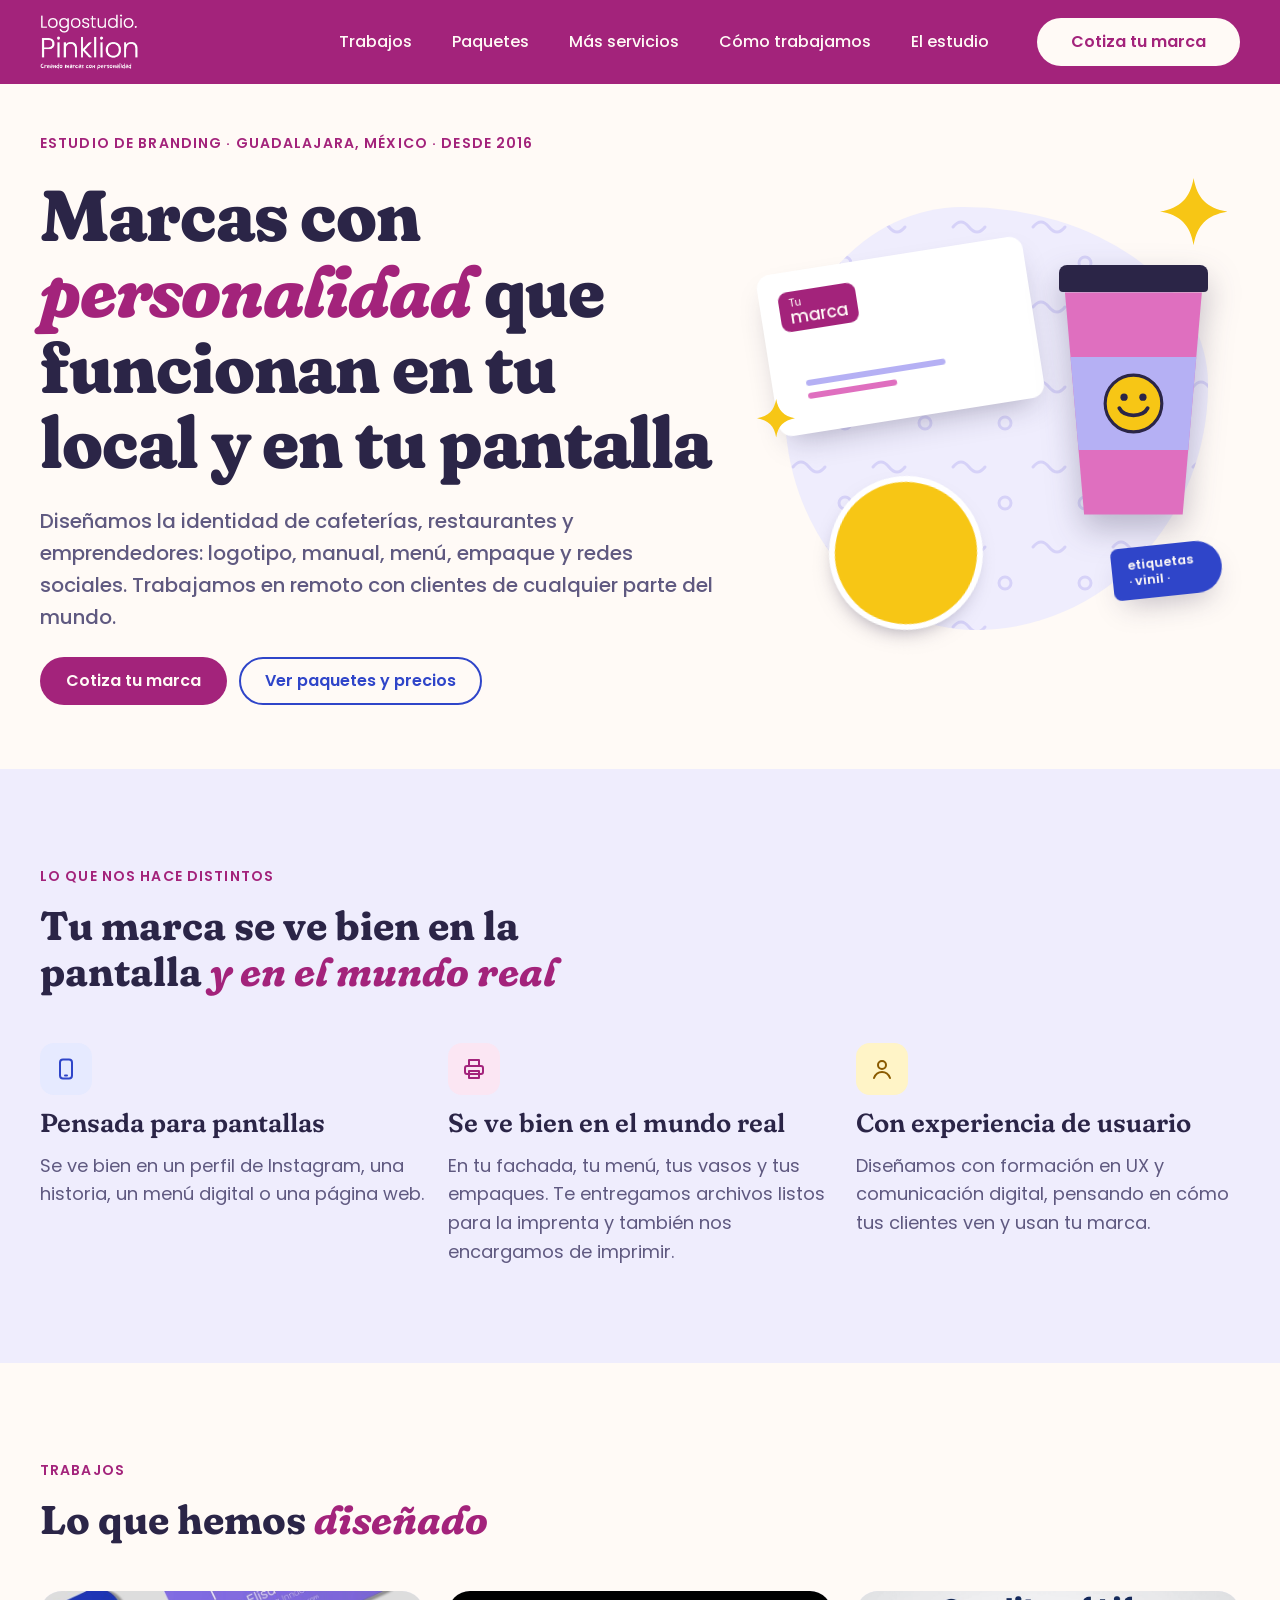
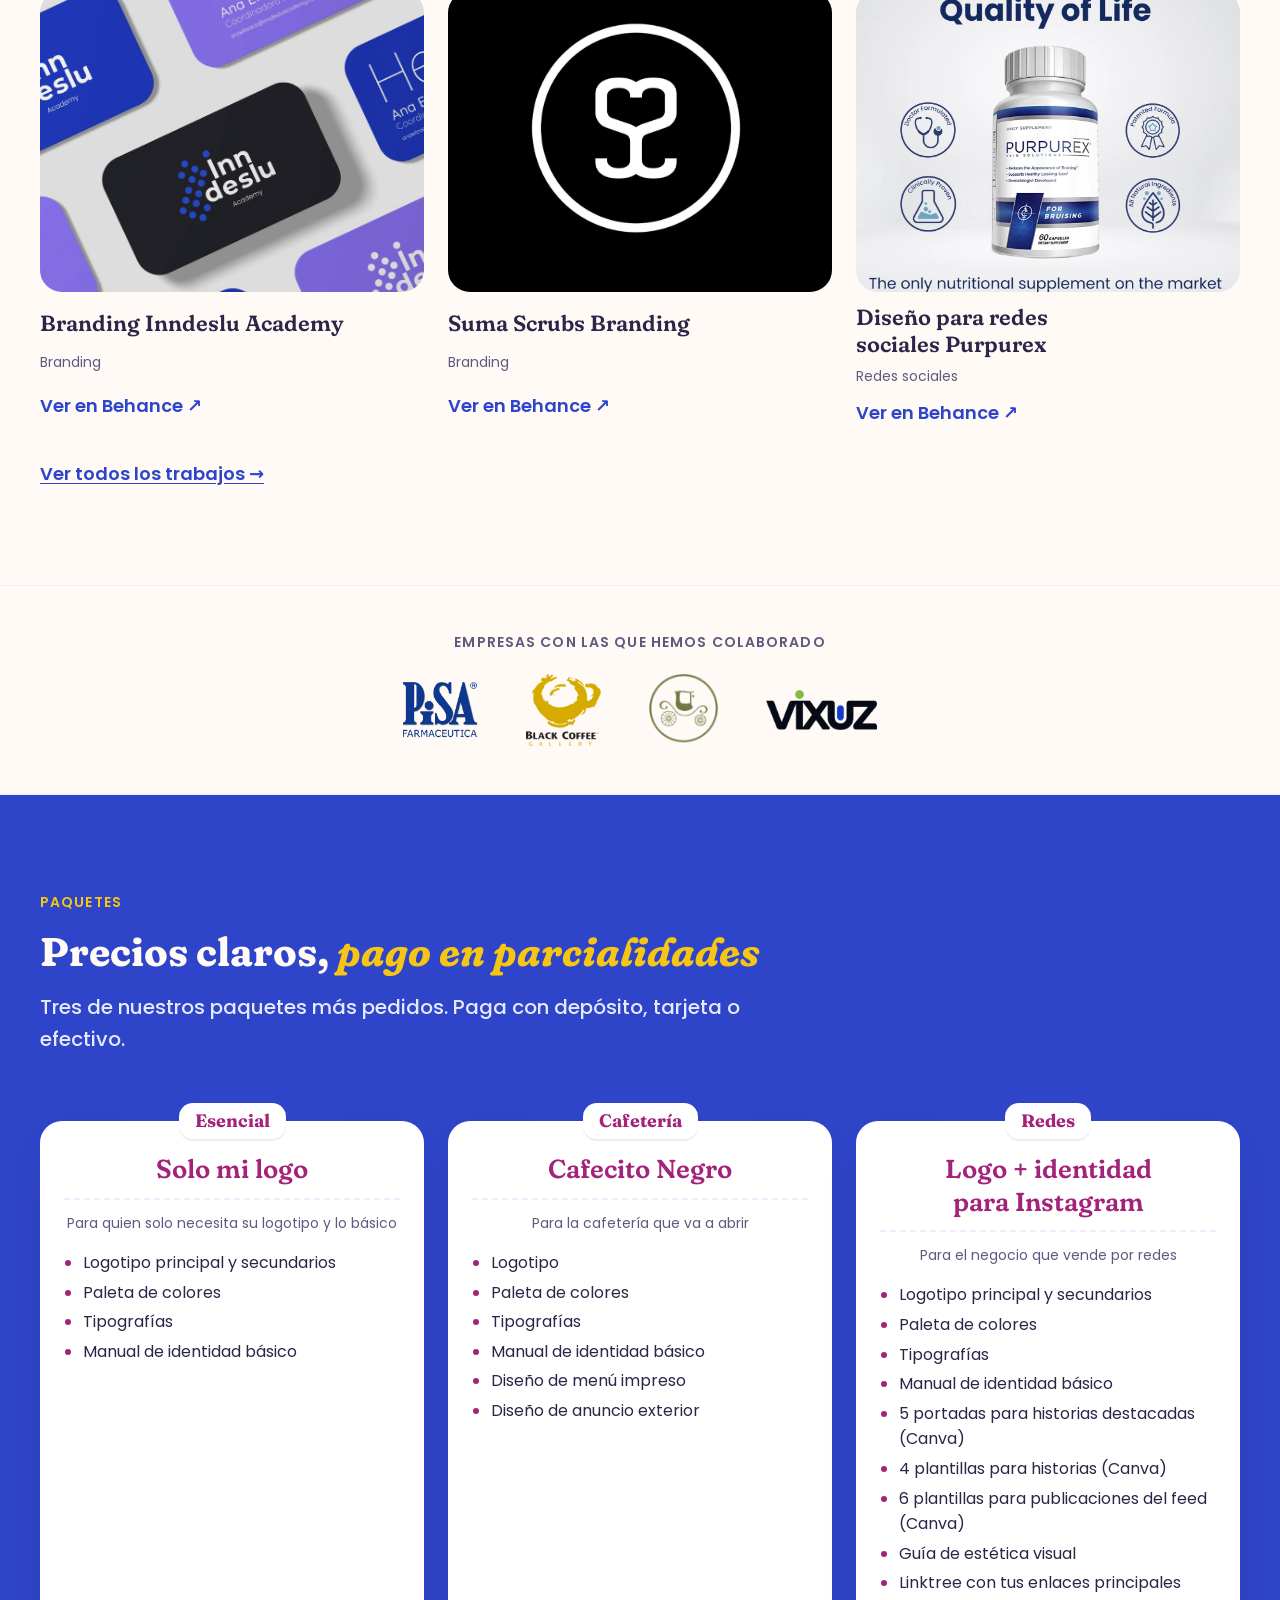
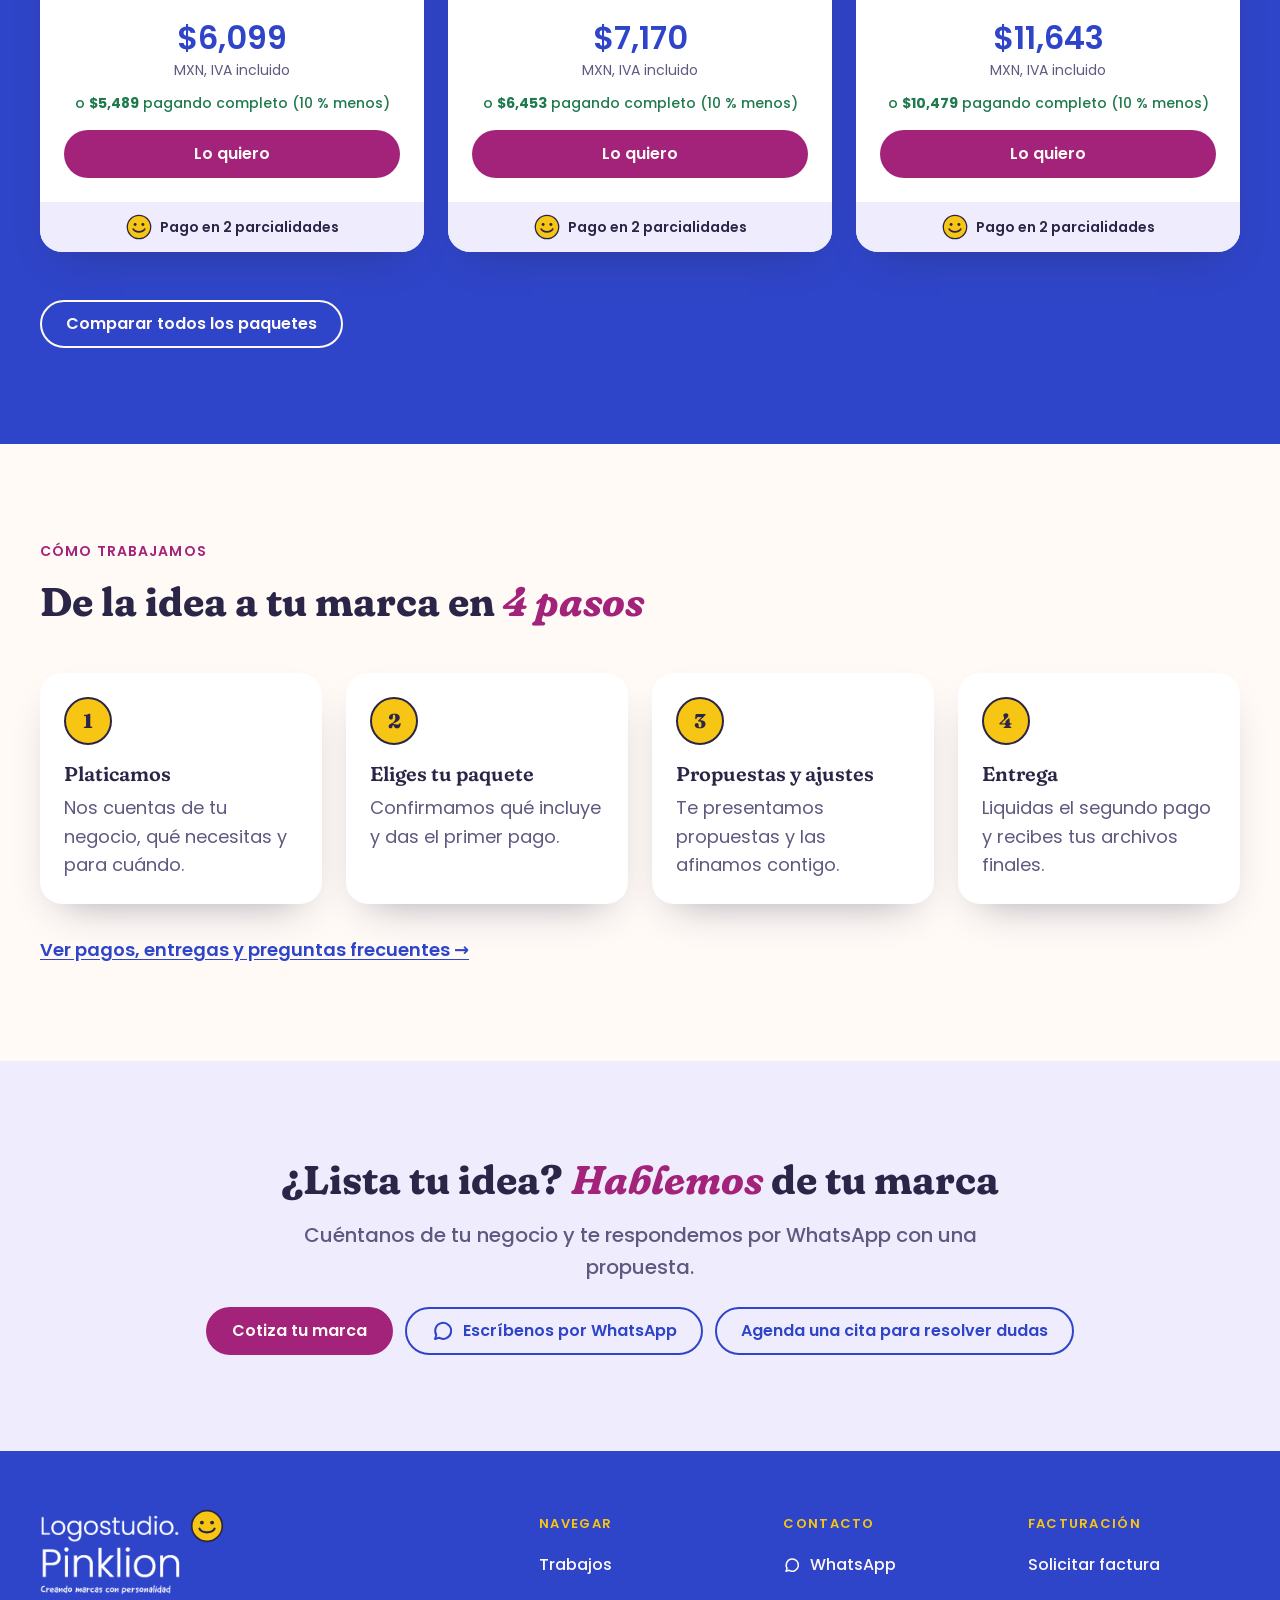
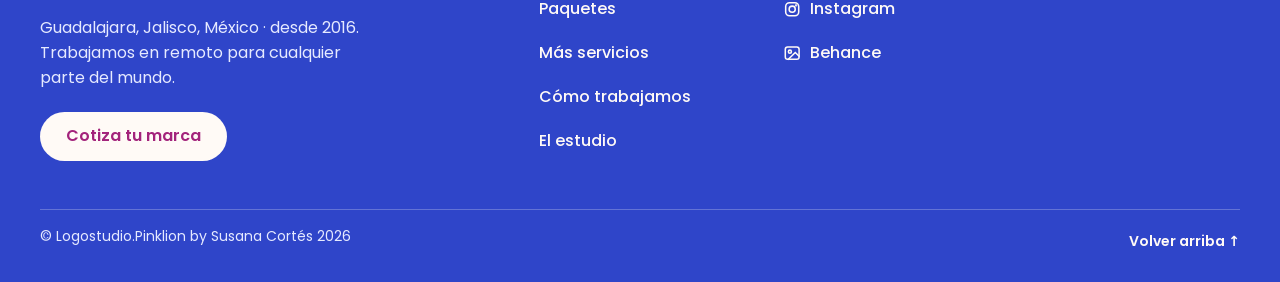
<file: index.html>
<!doctype html>
<html lang="es-MX">
<head>
  <meta charset="utf-8">
  <meta name="viewport" content="width=device-width, initial-scale=1, viewport-fit=cover">
  <title>Logostudio.Pinklion · Branding para cafeterías, restaurantes y emprendedores</title>
  <meta name="description" content="Estudio de branding en Guadalajara, México, con clientes en todo el mundo. Diseñamos logotipo, identidad, menú, empaque y redes sociales para cafeterías, restaurantes y emprendedores.">
  <meta name="theme-color" content="#A3237B">
  <meta property="og:title" content="Logostudio.Pinklion · Branding para cafeterías, restaurantes y emprendedores">
  <meta property="og:description" content="Estudio de branding en Guadalajara, México, con clientes en todo el mundo. Diseñamos logotipo, identidad, menú, empaque y redes sociales para cafeterías, restaurantes y emprendedores.">
  <meta property="og:type" content="website">
  <meta property="og:locale" content="es_MX">
  <meta property="og:site_name" content="Logostudio.Pinklion">
  <meta property="og:url" content="https://logostudiopinklion.github.io/Home/">
  <meta property="og:image" content="https://logostudiopinklion.github.io/Home/img/vista-previa.jpg">
  <meta property="og:image:type" content="image/jpeg">
  <meta property="og:image:width" content="1200">
  <meta property="og:image:height" content="630">
  <meta property="og:image:alt" content="Logostudio.Pinklion: marcas con personalidad. Branding para cafeterías, restaurantes y emprendedores en Guadalajara, México.">
  <meta name="twitter:card" content="summary_large_image">
  <meta name="twitter:title" content="Logostudio.Pinklion · Branding para cafeterías, restaurantes y emprendedores">
  <meta name="twitter:description" content="Estudio de branding en Guadalajara, México, con clientes en todo el mundo. Diseñamos logotipo, identidad, menú, empaque y redes sociales para cafeterías, restaurantes y emprendedores.">
  <meta name="twitter:image" content="https://logostudiopinklion.github.io/Home/img/vista-previa.jpg">
  <link rel="icon" href="img/favicon.svg" type="image/svg+xml">
  <link rel="preconnect" href="https://fonts.googleapis.com">
  <link rel="preconnect" href="https://fonts.gstatic.com" crossorigin>
  <link rel="stylesheet" href="https://fonts.googleapis.com/css2?family=Fraunces:ital,opsz,wght@0,9..144,600..800;1,9..144,600&family=Poppins:wght@400;500;600&display=swap">
  <link rel="stylesheet" href="css/estilos.css?v=20261021b">
</head>
<body>
<svg width="0" height="0" style="position:absolute" aria-hidden="true" focusable="false">
  <symbol id="i-smile" viewBox="0 0 40 40"><circle cx="20" cy="20" r="18" fill="#F7C615" stroke="#2B2547" stroke-width="2"/><circle cx="14" cy="16" r="2.3" fill="#2B2547"/><circle cx="26" cy="16" r="2.3" fill="#2B2547"/><path d="M11 23c3 6 15 6 18 0" fill="none" stroke="#2B2547" stroke-width="2.4" stroke-linecap="round"/></symbol>
  <symbol id="i-spark" viewBox="0 0 40 40"><path d="M20 0c2 12 8 18 20 20-12 2-18 8-20 20-2-12-8-18-20-20C12 18 18 12 20 0z"/></symbol>
  <symbol id="i-wa" viewBox="0 0 24 24"><path d="M4 20l1.3-4A8 8 0 1 1 8 18.7z" fill="none" stroke="currentColor" stroke-width="2" stroke-linejoin="round"/></symbol>
  <symbol id="i-tag" viewBox="0 0 24 24"><path d="M3 12V4h8l10 10-8 8z"/><circle cx="7.5" cy="8.5" r="1.5"/></symbol>
  <symbol id="i-card" viewBox="0 0 24 24"><rect x="3" y="6" width="18" height="12" rx="2"/><path d="M7 10h6M7 14h4"/></symbol>
  <symbol id="i-heart" viewBox="0 0 24 24"><path d="M12 20s-7-4.5-7-10a4 4 0 0 1 7-2.6A4 4 0 0 1 19 10c0 5.5-7 10-7 10z"/></symbol>
  <symbol id="i-book" viewBox="0 0 24 24"><path d="M12 6c-2-1.5-5-2-8-1.5v13c3-.5 6 0 8 1.5 2-1.5 5-2 8-1.5v-13c-3-.5-6 0-8 1.5zM12 6v13"/></symbol>
  <symbol id="i-search" viewBox="0 0 24 24"><circle cx="10.5" cy="10.5" r="6"/><path d="M15 15l5.5 5.5"/></symbol>
  <symbol id="i-web" viewBox="0 0 24 24"><rect x="3" y="4" width="18" height="16" rx="2"/><path d="M3 9h18M6.5 6.5h.01M9 6.5h.01"/></symbol>
  <symbol id="i-phone" viewBox="0 0 24 24"><rect x="6" y="2.5" width="12" height="19" rx="3"/><path d="M11 18.5h2"/></symbol>
  <symbol id="i-print" viewBox="0 0 24 24"><path d="M7 9V3h10v6"/><rect x="3" y="9" width="18" height="8" rx="2"/><path d="M7 14h10v7H7z"/></symbol>
  <symbol id="i-ux" viewBox="0 0 24 24"><circle cx="12" cy="8" r="4"/><path d="M4 21c1.5-4 4.5-6 8-6s6.5 2 8 6"/></symbol>
  <symbol id="i-mail" viewBox="0 0 24 24"><rect x="3" y="5" width="18" height="14" rx="3"/><path d="M4 7l8 6 8-6"/></symbol>
  <symbol id="i-ig" viewBox="0 0 24 24"><rect x="3.5" y="3.5" width="17" height="17" rx="5"/><circle cx="12" cy="12" r="4"/><circle cx="17" cy="7" r=".6"/></symbol>
  <symbol id="i-image" viewBox="0 0 24 24"><rect x="3" y="4" width="18" height="16" rx="3"/><circle cx="9" cy="10" r="2"/><path d="M21 16l-5-5-9 9"/></symbol>
  <symbol id="i-gift" viewBox="0 0 24 24"><rect x="7" y="3" width="10" height="4" rx="1.5"/><path d="M8 7l1 14h6l1-14"/><path d="M8.6 12h6.8"/></symbol>
  <symbol id="i-check" viewBox="0 0 24 24"><path d="M5 12.5l4.5 4.5L19 7.5"/></symbol>
  <symbol id="i-alert" viewBox="0 0 24 24"><path d="M12 3l10 18H2z"/><path d="M12 10v5M12 18h.01"/></symbol>
</svg>
  <a class="skip" href="#contenido">Saltar al contenido</a>

  <header class="site-header">
    <div class="wrap site-header__bar">
      <a class="brand" href="index.html" aria-label="Logostudio.Pinklion, ir al inicio">
        <img class="brand__logo" src="img/logo-pinklion.png" alt="Logostudio.Pinklion · Creando marcas con personalidad" width="700" height="400">
      </a>
      <button class="menu-toggle" type="button" aria-expanded="false" aria-controls="menu"><span>Menú</span></button>
      <nav class="nav" id="menu" aria-label="Principal">
        <ul class="nav__list">
          <li><a class="nav__link" href="trabajos.html">Trabajos</a></li>
          <li><a class="nav__link" href="paquetes.html">Paquetes</a></li>
          <li><a class="nav__link" href="servicios.html">Más servicios</a></li>
          <li><a class="nav__link" href="como-trabajamos.html">Cómo trabajamos</a></li>
          <li><a class="nav__link" href="estudio.html">El estudio</a></li>
        </ul>
        <a class="btn btn--on-pink nav__cta" href="contacto.html">Cotiza tu marca</a>
        <a class="nav__wa" href="https://wa.me/523335594742" target="_blank" rel="noopener"><svg class="icon" aria-hidden="true" focusable="false"><use href="#i-wa"/></svg>Escríbenos por WhatsApp<span class="visually-hidden"> (se abre en otra pestaña)</span></a>
      </nav>
    </div>
  </header>

  <main id="contenido" tabindex="-1">
    <section class="hero" aria-labelledby="titulo">
      <div class="wrap hero__grid">
        <div class="hero__copy">
          <p class="eyebrow">Estudio de branding · Guadalajara, México · desde 2016</p>
          <h1 id="titulo">Marcas con <em>personalidad</em> que funcionan en tu local y en tu pantalla</h1>
          <p class="lead">Diseñamos la identidad de cafeterías, restaurantes y emprendedores: logotipo, manual, menú, empaque y redes sociales. Trabajamos en remoto con clientes de cualquier parte del mundo.</p>
          <div class="btn-row">
            <a class="btn btn--primary" href="contacto.html">Cotiza tu marca</a>
            <a class="btn btn--secondary" href="paquetes.html">Ver paquetes y precios</a>
          </div>
        </div>
        <div class="art" aria-hidden="true">
          <div class="art__blob"></div>
          <div class="art__card"><span class="art__card-logo">Tu <b>marca</b></span><i></i><i></i></div>
          <div class="art__sticker sticker"></div>
          <div class="art__cup"><div class="art__lid"></div><div class="art__body"><div class="art__sleeve"><svg viewBox="0 0 40 40"><use href="#i-smile"/></svg></div></div></div>
          <div class="art__tag">etiquetas<br>· vinil ·</div>
          <svg class="art__spark" style="right:2%;top:0" viewBox="0 0 40 40"><use href="#i-spark"/></svg>
          <svg class="art__spark" style="left:0;top:46%;width:8%" viewBox="0 0 40 40"><use href="#i-spark"/></svg>
        </div>
      </div>
    </section>

    <section class="section section--lilac" aria-labelledby="diferenciador">
      <div class="wrap">
        <div class="section__head">
          <p class="eyebrow">Lo que nos hace distintos</p>
          <h2 id="diferenciador">Tu marca se ve bien en la pantalla <em>y en el mundo real</em></h2>
        </div>
        <ul class="points">
          <li class="point"><span class="icon-tile"><svg class="icon" aria-hidden="true" focusable="false"><use href="#i-phone"/></svg></span><h3>Pensada para pantallas</h3><p>Se ve bien en un perfil de Instagram, una historia, un menú digital o una página web.</p></li>
          <li class="point"><span class="icon-tile icon-tile--pink"><svg class="icon" aria-hidden="true" focusable="false"><use href="#i-print"/></svg></span><h3>Se ve bien en el mundo real</h3><p>En tu fachada, tu menú, tus vasos y tus empaques. Te entregamos archivos listos para la imprenta y también nos encargamos de imprimir.</p></li>
          <li class="point"><span class="icon-tile icon-tile--sun"><svg class="icon" aria-hidden="true" focusable="false"><use href="#i-ux"/></svg></span><h3>Con experiencia de usuario</h3><p>Diseñamos con formación en UX y comunicación digital, pensando en cómo tus clientes ven y usan tu marca.</p></li>
        </ul>
      </div>
    </section>

    <section class="section" aria-labelledby="trabajos">
      <div class="wrap">
        <div class="section__head">
          <p class="eyebrow">Trabajos</p>
          <h2 id="trabajos">Lo que hemos <em>diseñado</em></h2>
        </div>
        <div class="work-grid">
          <a class="work-card" href="https://www.behance.net/gallery/167891565/Branding-Inndeslu-Academy" target="_blank" rel="noopener">
            <div class="work-card__cover work-card__cover--behance"><span class="work-card__fallback">Branding Inndeslu Academy</span><img src="img/trabajos/inndeslu-academy.jpg" alt="Tarjetas de presentación de Inndeslu Academy en azul, lila y negro con el logotipo de puntos" width="808" height="632" loading="lazy" decoding="async"></div>
            <h3>Branding Inndeslu Academy</h3><p class="small">Branding</p><span class="work-card__more">Ver en Behance ↗<span class="visually-hidden"> (se abre en otra pestaña)</span></span>
          </a>
          <a class="work-card" href="https://www.behance.net/gallery/159293481/Suma-Scrubs-Branding" target="_blank" rel="noopener">
            <div class="work-card__cover work-card__cover--behance"><span class="work-card__fallback">Suma Scrubs Branding</span><img src="img/trabajos/suma-scrubs.jpg" alt="Logotipo de Suma Scrubs: monograma blanco dentro de un círculo sobre fondo negro" width="808" height="632" loading="lazy" decoding="async"></div>
            <h3>Suma Scrubs Branding</h3><p class="small">Branding</p><span class="work-card__more">Ver en Behance ↗<span class="visually-hidden"> (se abre en otra pestaña)</span></span>
          </a>
          <a class="work-card" href="https://www.behance.net/gallery/176409645/Diseno-para-redes-sociales-Purpurex" target="_blank" rel="noopener">
            <div class="work-card__cover work-card__cover--behance"><span class="work-card__fallback">Diseño para redes sociales Purpurex</span><img src="img/trabajos/purpurex.jpg" alt="Publicación para redes de Purpurex con el frasco del suplemento y cuatro íconos de beneficios" width="808" height="632" loading="lazy" decoding="async"></div>
            <h3>Diseño para redes sociales Purpurex</h3><p class="small">Redes sociales</p><span class="work-card__more">Ver en Behance ↗<span class="visually-hidden"> (se abre en otra pestaña)</span></span>
          </a>
        </div>
        <p style="margin-top:var(--space-6)"><a class="link-arrow" href="trabajos.html">Ver todos los trabajos →</a></p>
      </div>
    </section>

    <section class="section collab-band" aria-labelledby="colaboraciones">
      <div class="wrap">
        <h2 id="colaboraciones" class="collab-title">Empresas con las que hemos colaborado</h2>
        <ul class="collab">
          <li class="collab__logo"><img src="img/logo-pisa.png" alt="PiSA Farmacéutica" width="500" height="370"></li>
          <li class="collab__logo"><img src="img/logo-black-coffee-gallery.png" alt="Black Coffee Gallery" width="400" height="386"></li>
          <li class="collab__logo"><img src="img/logo-quinta-majam.png" alt="Quinta Majam Eventos and Resort" width="296" height="311"></li>
          <li class="collab__logo"><img src="img/logo-vixuz.png" alt="Vixuz" width="600" height="215"></li>
        </ul>
      </div>
    </section>

    <section class="section section--blue" aria-labelledby="paquetes">
      <div class="wrap">
        <div class="section__head">
          <p class="eyebrow" style="color:var(--color-sun-500)">Paquetes</p>
          <h2 id="paquetes">Precios claros, <em>pago en parcialidades</em></h2>
          <p class="lead">Tres de nuestros paquetes más pedidos. Paga con depósito, tarjeta o efectivo.</p>
        </div>
        <div class="packages">
        <article class="package">
          <span class="pill" aria-hidden="true">Esencial</span>
          <div class="package__card">
            <h3>Solo mi logo</h3>
            <p class="package__for">Para quien solo necesita su logotipo y lo básico</p>
            <details class="package__details" open>
              <summary>Qué incluye</summary>
              <ul class="package__list">
              <li>Logotipo principal y secundarios</li>
              <li>Paleta de colores</li>
              <li>Tipografías</li>
              <li>Manual de identidad básico</li>
              </ul>
            </details>
            <p class="package__price"><strong>$6,099</strong><span>MXN, IVA incluido</span></p>
            <p class="package__deal">o <strong>$5,489</strong> pagando completo (10 % menos)</p>
            <a class="btn btn--primary package__buy" href="pagar.html?paquete=Solo%20mi%20logo">Lo quiero<span class="visually-hidden">: paquete Solo mi logo</span></a>
            <p class="package__pay"><svg aria-hidden="true" focusable="false"><use href="#i-smile"/></svg>Pago en 2 parcialidades</p>
          </div>
        </article>
        <article class="package">
          <span class="pill" aria-hidden="true">Cafetería</span>
          <div class="package__card">
            <h3>Cafecito Negro</h3>
            <p class="package__for">Para la cafetería que va a abrir</p>
            <details class="package__details" open>
              <summary>Qué incluye</summary>
              <ul class="package__list">
              <li>Logotipo</li>
              <li>Paleta de colores</li>
              <li>Tipografías</li>
              <li>Manual de identidad básico</li>
              <li>Diseño de menú impreso</li>
              <li>Diseño de anuncio exterior</li>
              </ul>
            </details>
            <p class="package__price"><strong>$7,170</strong><span>MXN, IVA incluido</span></p>
            <p class="package__deal">o <strong>$6,453</strong> pagando completo (10 % menos)</p>
            <a class="btn btn--primary package__buy" href="pagar.html?paquete=Cafecito%20Negro">Lo quiero<span class="visually-hidden">: paquete Cafecito Negro</span></a>
            <p class="package__pay"><svg aria-hidden="true" focusable="false"><use href="#i-smile"/></svg>Pago en 2 parcialidades</p>
          </div>
        </article>
        <article class="package">
          <span class="pill" aria-hidden="true">Redes</span>
          <div class="package__card">
            <h3>Logo + identidad para Instagram</h3>
            <p class="package__for">Para el negocio que vende por redes</p>
            <details class="package__details" open>
              <summary>Qué incluye</summary>
              <ul class="package__list">
              <li>Logotipo principal y secundarios</li>
              <li>Paleta de colores</li>
              <li>Tipografías</li>
              <li>Manual de identidad básico</li>
              <li>5 portadas para historias destacadas (Canva)</li>
              <li>4 plantillas para historias (Canva)</li>
              <li>6 plantillas para publicaciones del feed (Canva)</li>
              <li>Guía de estética visual</li>
              <li>Linktree con tus enlaces principales</li>
              </ul>
            </details>
            <p class="package__price"><strong>$11,643</strong><span>MXN, IVA incluido</span></p>
            <p class="package__deal">o <strong>$10,479</strong> pagando completo (10 % menos)</p>
            <a class="btn btn--primary package__buy" href="pagar.html?paquete=Logo%20%2B%20identidad%20para%20Instagram">Lo quiero<span class="visually-hidden">: paquete Logo + identidad para Instagram</span></a>
            <p class="package__pay"><svg aria-hidden="true" focusable="false"><use href="#i-smile"/></svg>Pago en 2 parcialidades</p>
          </div>
        </article>
        </div>
        <div class="btn-row" style="margin-top:var(--space-7)"><a class="btn btn--light" href="paquetes.html">Comparar todos los paquetes</a></div>
      </div>
    </section>

    <section class="section" aria-labelledby="como">
      <div class="wrap">
        <div class="section__head">
          <p class="eyebrow">Cómo trabajamos</p>
          <h2 id="como">De la idea a tu marca en <em>4 pasos</em></h2>
        </div>
        <ol class="steps">
          <li class="step"><h3>Platicamos</h3><p>Nos cuentas de tu negocio, qué necesitas y para cuándo.</p></li>
          <li class="step"><h3>Eliges tu paquete</h3><p>Confirmamos qué incluye y das el primer pago.</p></li>
          <li class="step"><h3>Propuestas y ajustes</h3><p>Te presentamos propuestas y las afinamos contigo.</p></li>
          <li class="step"><h3>Entrega</h3><p>Liquidas el segundo pago y recibes tus archivos finales.</p></li>
        </ol>
        <p style="margin-top:var(--space-6)"><a class="link-arrow" href="como-trabajamos.html">Ver pagos, entregas y preguntas frecuentes →</a></p>
      </div>
    </section>

    <!-- TESTIMONIOS: cuando tengas 2 o 3 frases de clientes reales (nombre, negocio y logo), agrégalas aquí. -->

    <section class="section section--lilac cta-band" aria-labelledby="cierre">
      <div class="wrap">
        <div class="section__head section__head--center" style="margin-bottom:0">
          <h2 id="cierre">¿Lista tu idea? <em>Hablemos</em> de tu marca</h2>
          <p class="lead">Cuéntanos de tu negocio y te respondemos por WhatsApp con una propuesta.</p>
        </div>
        <div class="btn-row">
          <a class="btn btn--primary" href="contacto.html">Cotiza tu marca</a>
          <a class="btn btn--secondary" href="https://wa.me/523335594742" target="_blank" rel="noopener"><svg class="icon" aria-hidden="true" focusable="false"><use href="#i-wa"/></svg>Escríbenos por WhatsApp<span class="visually-hidden"> (se abre en otra pestaña)</span></a>
          <a class="btn btn--secondary" href="contacto.html#agenda-cita">Agenda una cita para resolver dudas</a>
        </div>
      </div>
    </section>
  </main>

  <footer class="site-footer">
    <div class="wrap">
      <div class="footer-grid">
        <div class="footer-brand">
          <a class="brand brand--footer" href="index.html" aria-label="Logostudio.Pinklion, ir al inicio">
            <img class="brand__logo" src="img/logo-pinklion.png" alt="Logostudio.Pinklion · Creando marcas con personalidad" width="700" height="400" loading="lazy">
            <svg class="brand__smile" aria-hidden="true" focusable="false"><use href="#i-smile"/></svg>
          </a>
          <p>Guadalajara, Jalisco, México · desde 2016.<br>Trabajamos en remoto para cualquier parte del mundo.</p>
          <a class="btn btn--on-pink footer-cta" href="contacto.html">Cotiza tu marca</a>
        </div>
        <div>
          <h2>Navegar</h2>
          <ul>
            <li><a href="trabajos.html">Trabajos</a></li>
            <li><a href="paquetes.html">Paquetes</a></li>
            <li><a href="servicios.html">Más servicios</a></li>
            <li><a href="como-trabajamos.html">Cómo trabajamos</a></li>
            <li><a href="estudio.html">El estudio</a></li>
          </ul>
        </div>
        <div>
          <h2>Contacto</h2>
          <ul>
            <li><a href="https://wa.me/523335594742" target="_blank" rel="noopener"><svg class="icon" aria-hidden="true" focusable="false"><use href="#i-wa"/></svg>WhatsApp<span class="visually-hidden"> (se abre en otra pestaña)</span></a></li>
            <li><a href="https://www.instagram.com/logostudio.pinklion/" target="_blank" rel="noopener"><svg class="icon" aria-hidden="true" focusable="false"><use href="#i-ig"/></svg>Instagram<span class="visually-hidden"> (se abre en otra pestaña)</span></a></li>
            <li><a href="https://www.behance.net/susanacortesdesign" target="_blank" rel="noopener"><svg class="icon" aria-hidden="true" focusable="false"><use href="#i-image"/></svg>Behance<span class="visually-hidden"> (se abre en otra pestaña)</span></a></li>
          </ul>
        </div>
        <div>
          <h2>Facturación</h2>
          <ul>
            <li><a href="factura.html">Solicitar factura</a></li>
          </ul>
        </div>
      </div>
      <div class="footer-bottom"><p>© Logostudio.Pinklion by Susana Cortés 2026</p><a href="#contenido" class="footer-top">Volver arriba ↑</a></div>
    </div>
  </footer>

  <a class="wa-float" href="https://wa.me/523335594742" target="_blank" rel="noopener" aria-label="Escríbenos por WhatsApp (se abre en otra pestaña)"><svg class="" aria-hidden="true" focusable="false"><use href="#i-wa"/></svg></a>
  <script src="js/sitio.js?v=20261021b" defer></script>
</body>
</html>
</file>
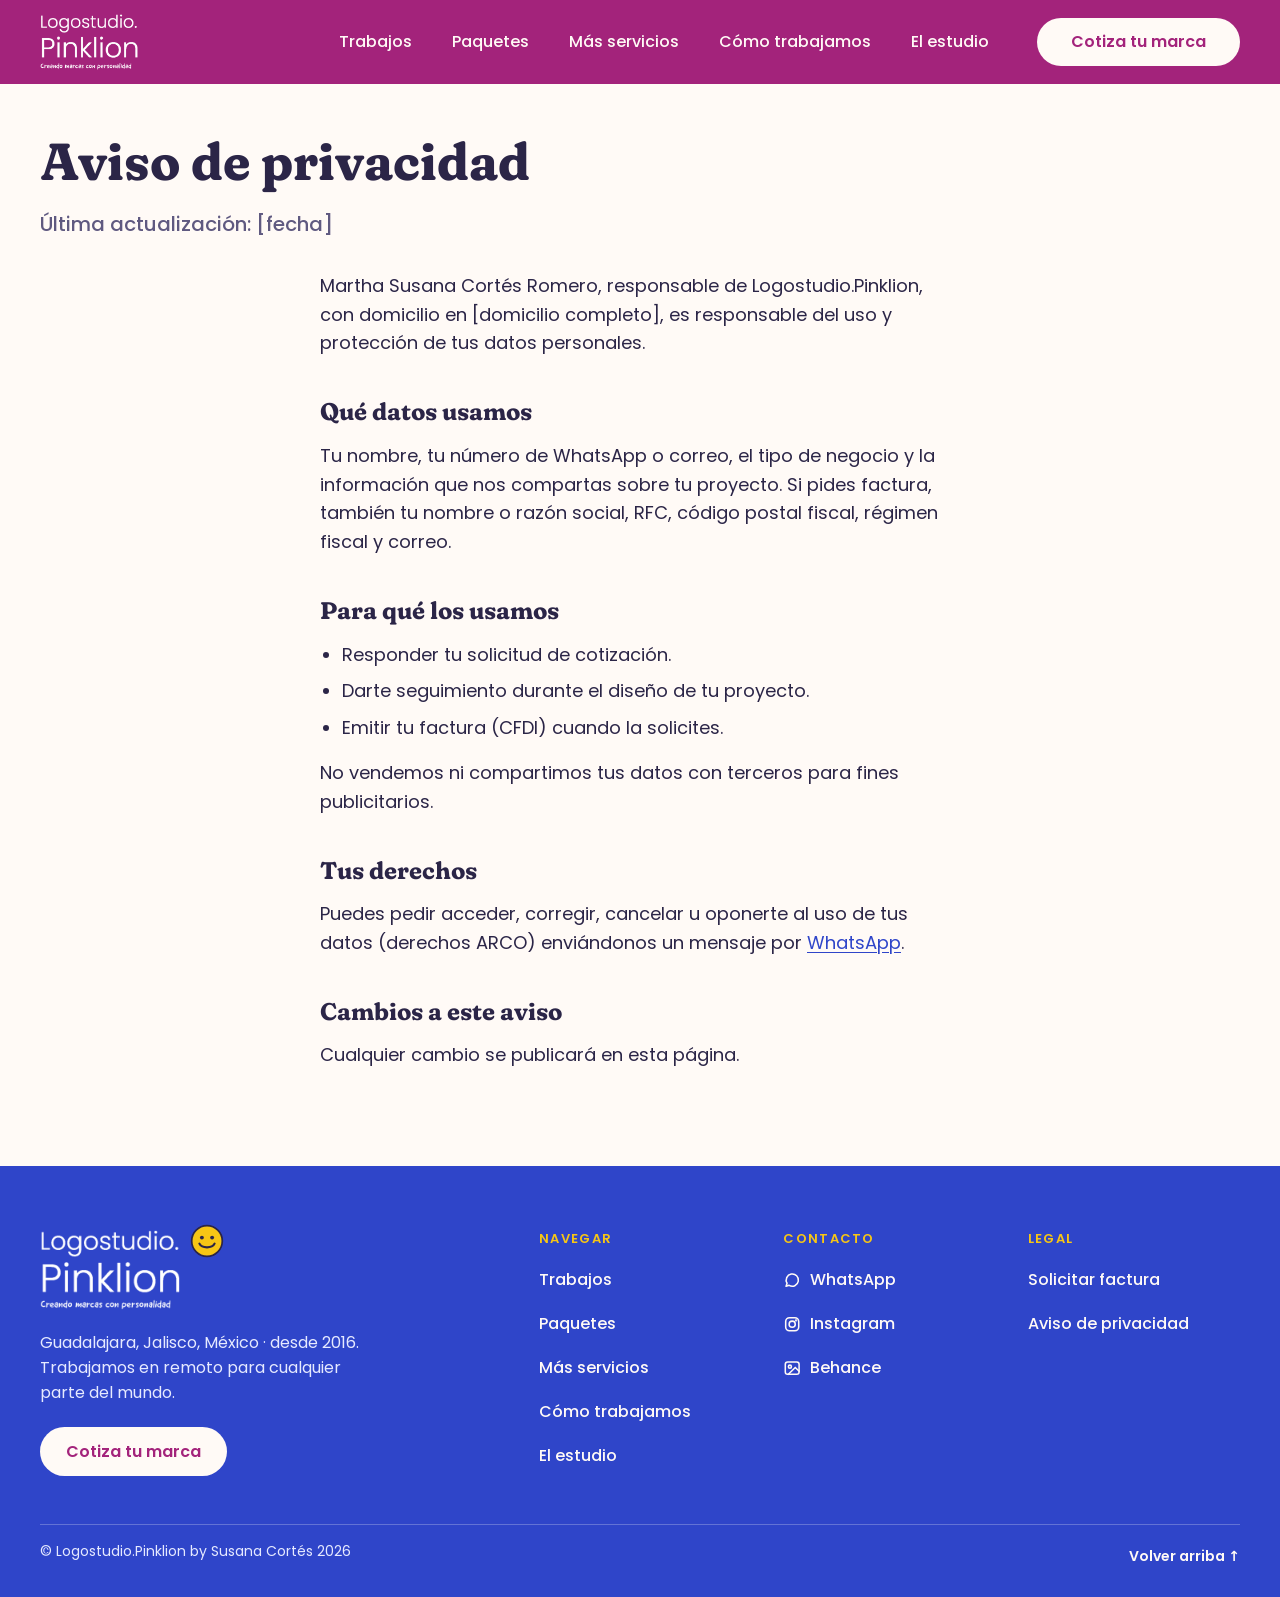
<file: aviso-de-privacidad.html>
<!doctype html>
<html lang="es-MX">
<head>
  <meta charset="utf-8">
  <meta name="viewport" content="width=device-width, initial-scale=1, viewport-fit=cover">
  <title>Aviso de privacidad · Logostudio.Pinklion</title>
  <meta name="description" content="Aviso de privacidad de Logostudio.Pinklion.">
  <meta name="theme-color" content="#A3237B">
  <meta property="og:title" content="Aviso de privacidad · Logostudio.Pinklion">
  <meta property="og:description" content="Aviso de privacidad de Logostudio.Pinklion.">
  <meta property="og:type" content="website">
  <meta property="og:locale" content="es_MX">
  <link rel="icon" href="img/favicon.svg" type="image/svg+xml">
  <link rel="preconnect" href="https://fonts.googleapis.com">
  <link rel="preconnect" href="https://fonts.gstatic.com" crossorigin>
  <link rel="stylesheet" href="https://fonts.googleapis.com/css2?family=Fraunces:ital,opsz,wght@0,9..144,600..800;1,9..144,600&family=Poppins:wght@400;500;600&display=swap">
  <link rel="stylesheet" href="css/estilos.css">
</head>
<body>
<svg width="0" height="0" style="position:absolute" aria-hidden="true" focusable="false">
  <symbol id="i-smile" viewBox="0 0 40 40"><circle cx="20" cy="20" r="18" fill="#F7C615" stroke="#2B2547" stroke-width="2"/><circle cx="14" cy="16" r="2.3" fill="#2B2547"/><circle cx="26" cy="16" r="2.3" fill="#2B2547"/><path d="M11 23c3 6 15 6 18 0" fill="none" stroke="#2B2547" stroke-width="2.4" stroke-linecap="round"/></symbol>
  <symbol id="i-spark" viewBox="0 0 40 40"><path d="M20 0c2 12 8 18 20 20-12 2-18 8-20 20-2-12-8-18-20-20C12 18 18 12 20 0z"/></symbol>
  <symbol id="i-wa" viewBox="0 0 24 24"><path d="M4 20l1.3-4A8 8 0 1 1 8 18.7z" fill="none" stroke="currentColor" stroke-width="2" stroke-linejoin="round"/></symbol>
  <symbol id="i-tag" viewBox="0 0 24 24"><path d="M3 12V4h8l10 10-8 8z"/><circle cx="7.5" cy="8.5" r="1.5"/></symbol>
  <symbol id="i-card" viewBox="0 0 24 24"><rect x="3" y="6" width="18" height="12" rx="2"/><path d="M7 10h6M7 14h4"/></symbol>
  <symbol id="i-heart" viewBox="0 0 24 24"><path d="M12 20s-7-4.5-7-10a4 4 0 0 1 7-2.6A4 4 0 0 1 19 10c0 5.5-7 10-7 10z"/></symbol>
  <symbol id="i-book" viewBox="0 0 24 24"><path d="M12 6c-2-1.5-5-2-8-1.5v13c3-.5 6 0 8 1.5 2-1.5 5-2 8-1.5v-13c-3-.5-6 0-8 1.5zM12 6v13"/></symbol>
  <symbol id="i-search" viewBox="0 0 24 24"><circle cx="10.5" cy="10.5" r="6"/><path d="M15 15l5.5 5.5"/></symbol>
  <symbol id="i-web" viewBox="0 0 24 24"><rect x="3" y="4" width="18" height="16" rx="2"/><path d="M3 9h18M6.5 6.5h.01M9 6.5h.01"/></symbol>
  <symbol id="i-phone" viewBox="0 0 24 24"><rect x="6" y="2.5" width="12" height="19" rx="3"/><path d="M11 18.5h2"/></symbol>
  <symbol id="i-print" viewBox="0 0 24 24"><path d="M7 9V3h10v6"/><rect x="3" y="9" width="18" height="8" rx="2"/><path d="M7 14h10v7H7z"/></symbol>
  <symbol id="i-ux" viewBox="0 0 24 24"><circle cx="12" cy="8" r="4"/><path d="M4 21c1.5-4 4.5-6 8-6s6.5 2 8 6"/></symbol>
  <symbol id="i-mail" viewBox="0 0 24 24"><rect x="3" y="5" width="18" height="14" rx="3"/><path d="M4 7l8 6 8-6"/></symbol>
  <symbol id="i-ig" viewBox="0 0 24 24"><rect x="3.5" y="3.5" width="17" height="17" rx="5"/><circle cx="12" cy="12" r="4"/><circle cx="17" cy="7" r=".6"/></symbol>
  <symbol id="i-image" viewBox="0 0 24 24"><rect x="3" y="4" width="18" height="16" rx="3"/><circle cx="9" cy="10" r="2"/><path d="M21 16l-5-5-9 9"/></symbol>
  <symbol id="i-gift" viewBox="0 0 24 24"><rect x="7" y="3" width="10" height="4" rx="1.5"/><path d="M8 7l1 14h6l1-14"/><path d="M8.6 12h6.8"/></symbol>
  <symbol id="i-check" viewBox="0 0 24 24"><path d="M5 12.5l4.5 4.5L19 7.5"/></symbol>
  <symbol id="i-alert" viewBox="0 0 24 24"><path d="M12 3l10 18H2z"/><path d="M12 10v5M12 18h.01"/></symbol>
</svg>
  <a class="skip" href="#contenido">Saltar al contenido</a>

  <header class="site-header">
    <div class="wrap site-header__bar">
      <a class="brand" href="index.html" aria-label="Logostudio.Pinklion, ir al inicio">
        <img class="brand__logo" src="img/logo-pinklion.png" alt="Logostudio.Pinklion · Creando marcas con personalidad" width="700" height="400">
      </a>
      <button class="menu-toggle" type="button" aria-expanded="false" aria-controls="menu"><span>Menú</span></button>
      <nav class="nav" id="menu" aria-label="Principal">
        <ul class="nav__list">
          <li><a class="nav__link" href="trabajos.html">Trabajos</a></li>
          <li><a class="nav__link" href="paquetes.html">Paquetes</a></li>
          <li><a class="nav__link" href="servicios.html">Más servicios</a></li>
          <li><a class="nav__link" href="como-trabajamos.html">Cómo trabajamos</a></li>
          <li><a class="nav__link" href="estudio.html">El estudio</a></li>
        </ul>
        <a class="btn btn--on-pink nav__cta" href="contacto.html">Cotiza tu marca</a>
        <a class="nav__wa" href="https://wa.me/523335594742" target="_blank" rel="noopener"><svg class="icon" aria-hidden="true" focusable="false"><use href="#i-wa"/></svg>Escríbenos por WhatsApp<span class="visually-hidden"> (se abre en otra pestaña)</span></a>
      </nav>
    </div>
  </header>

  <main id="contenido" tabindex="-1">
    <section class="page-head" aria-labelledby="titulo">
      <div class="wrap">
        <h1 id="titulo">Aviso de privacidad</h1>
        <p class="lead">Última actualización: [fecha]</p>
      </div>
    </section>
    <section class="section" style="padding-top:0">
      <div class="wrap prose">
        <!-- REVISA ESTE TEXTO antes de publicar: completa los datos entre corchetes y, si puedes, valídalo con asesoría legal (LFPDPPP). -->
        <p>Martha Susana Cortés Romero, responsable de Logostudio.Pinklion, con domicilio en [domicilio completo], es responsable del uso y protección de tus datos personales.</p>
        <h2>Qué datos usamos</h2>
        <p>Tu nombre, tu número de WhatsApp o correo, el tipo de negocio y la información que nos compartas sobre tu proyecto. Si pides factura, también tu nombre o razón social, RFC, código postal fiscal, régimen fiscal y correo.</p>
        <h2>Para qué los usamos</h2>
        <ul>
          <li>Responder tu solicitud de cotización.</li>
          <li>Darte seguimiento durante el diseño de tu proyecto.</li>
          <li>Emitir tu factura (CFDI) cuando la solicites.</li>
        </ul>
        <p>No vendemos ni compartimos tus datos con terceros para fines publicitarios.</p>
        <h2>Tus derechos</h2>
        <p>Puedes pedir acceder, corregir, cancelar u oponerte al uso de tus datos (derechos ARCO) enviándonos un mensaje por <a href="https://wa.me/523335594742" target="_blank" rel="noopener">WhatsApp<span class="visually-hidden"> (se abre en otra pestaña)</span></a>.</p>
        <h2>Cambios a este aviso</h2>
        <p>Cualquier cambio se publicará en esta página.</p>
      </div>
    </section>
  </main>

  <footer class="site-footer">
    <div class="wrap">
      <div class="footer-grid">
        <div class="footer-brand">
          <a class="brand brand--footer" href="index.html" aria-label="Logostudio.Pinklion, ir al inicio">
            <img class="brand__logo" src="img/logo-pinklion.png" alt="Logostudio.Pinklion · Creando marcas con personalidad" width="700" height="400" loading="lazy">
            <svg class="brand__smile" aria-hidden="true" focusable="false"><use href="#i-smile"/></svg>
          </a>
          <p>Guadalajara, Jalisco, México · desde 2016.<br>Trabajamos en remoto para cualquier parte del mundo.</p>
          <a class="btn btn--on-pink footer-cta" href="contacto.html">Cotiza tu marca</a>
        </div>
        <div>
          <h2>Navegar</h2>
          <ul>
            <li><a href="trabajos.html">Trabajos</a></li>
            <li><a href="paquetes.html">Paquetes</a></li>
            <li><a href="servicios.html">Más servicios</a></li>
            <li><a href="como-trabajamos.html">Cómo trabajamos</a></li>
            <li><a href="estudio.html">El estudio</a></li>
          </ul>
        </div>
        <div>
          <h2>Contacto</h2>
          <ul>
            <li><a href="https://wa.me/523335594742" target="_blank" rel="noopener"><svg class="icon" aria-hidden="true" focusable="false"><use href="#i-wa"/></svg>WhatsApp<span class="visually-hidden"> (se abre en otra pestaña)</span></a></li>
            <li><a href="https://www.instagram.com/logostudio.pinklion/" target="_blank" rel="noopener"><svg class="icon" aria-hidden="true" focusable="false"><use href="#i-ig"/></svg>Instagram<span class="visually-hidden"> (se abre en otra pestaña)</span></a></li>
            <li><a href="https://www.behance.net/susanacortesdesign" target="_blank" rel="noopener"><svg class="icon" aria-hidden="true" focusable="false"><use href="#i-image"/></svg>Behance<span class="visually-hidden"> (se abre en otra pestaña)</span></a></li>
          </ul>
        </div>
        <div>
          <h2>Legal</h2>
          <ul>
            <li><a href="factura.html">Solicitar factura</a></li>
            <li><a href="aviso-de-privacidad.html">Aviso de privacidad</a></li>
          </ul>
        </div>
      </div>
      <div class="footer-bottom"><p>© Logostudio.Pinklion by Susana Cortés 2026</p><a href="#contenido" class="footer-top">Volver arriba ↑</a></div>
    </div>
  </footer>

  <a class="wa-float" href="https://wa.me/523335594742" target="_blank" rel="noopener" aria-label="Escríbenos por WhatsApp (se abre en otra pestaña)"><svg class="" aria-hidden="true" focusable="false"><use href="#i-wa"/></svg></a>
  <script src="js/sitio.js" defer></script>
</body>
</html>
</file>
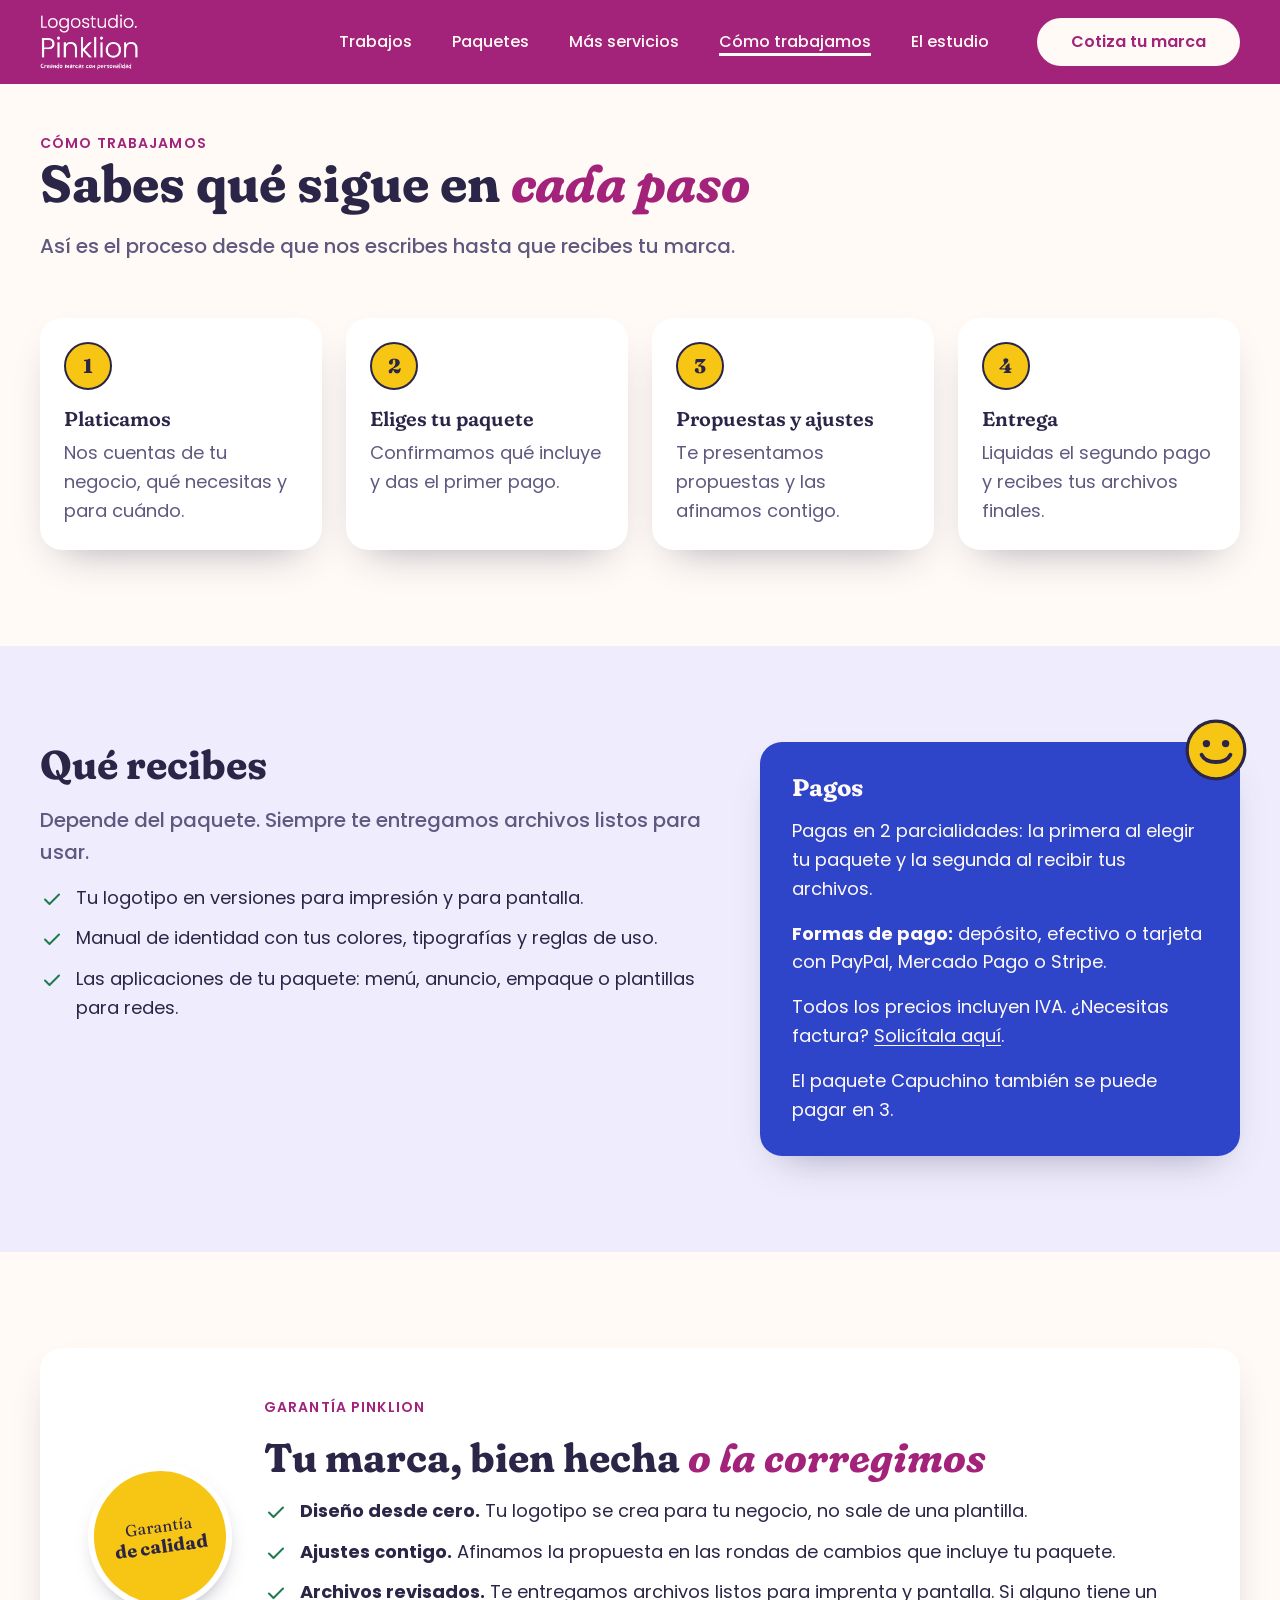
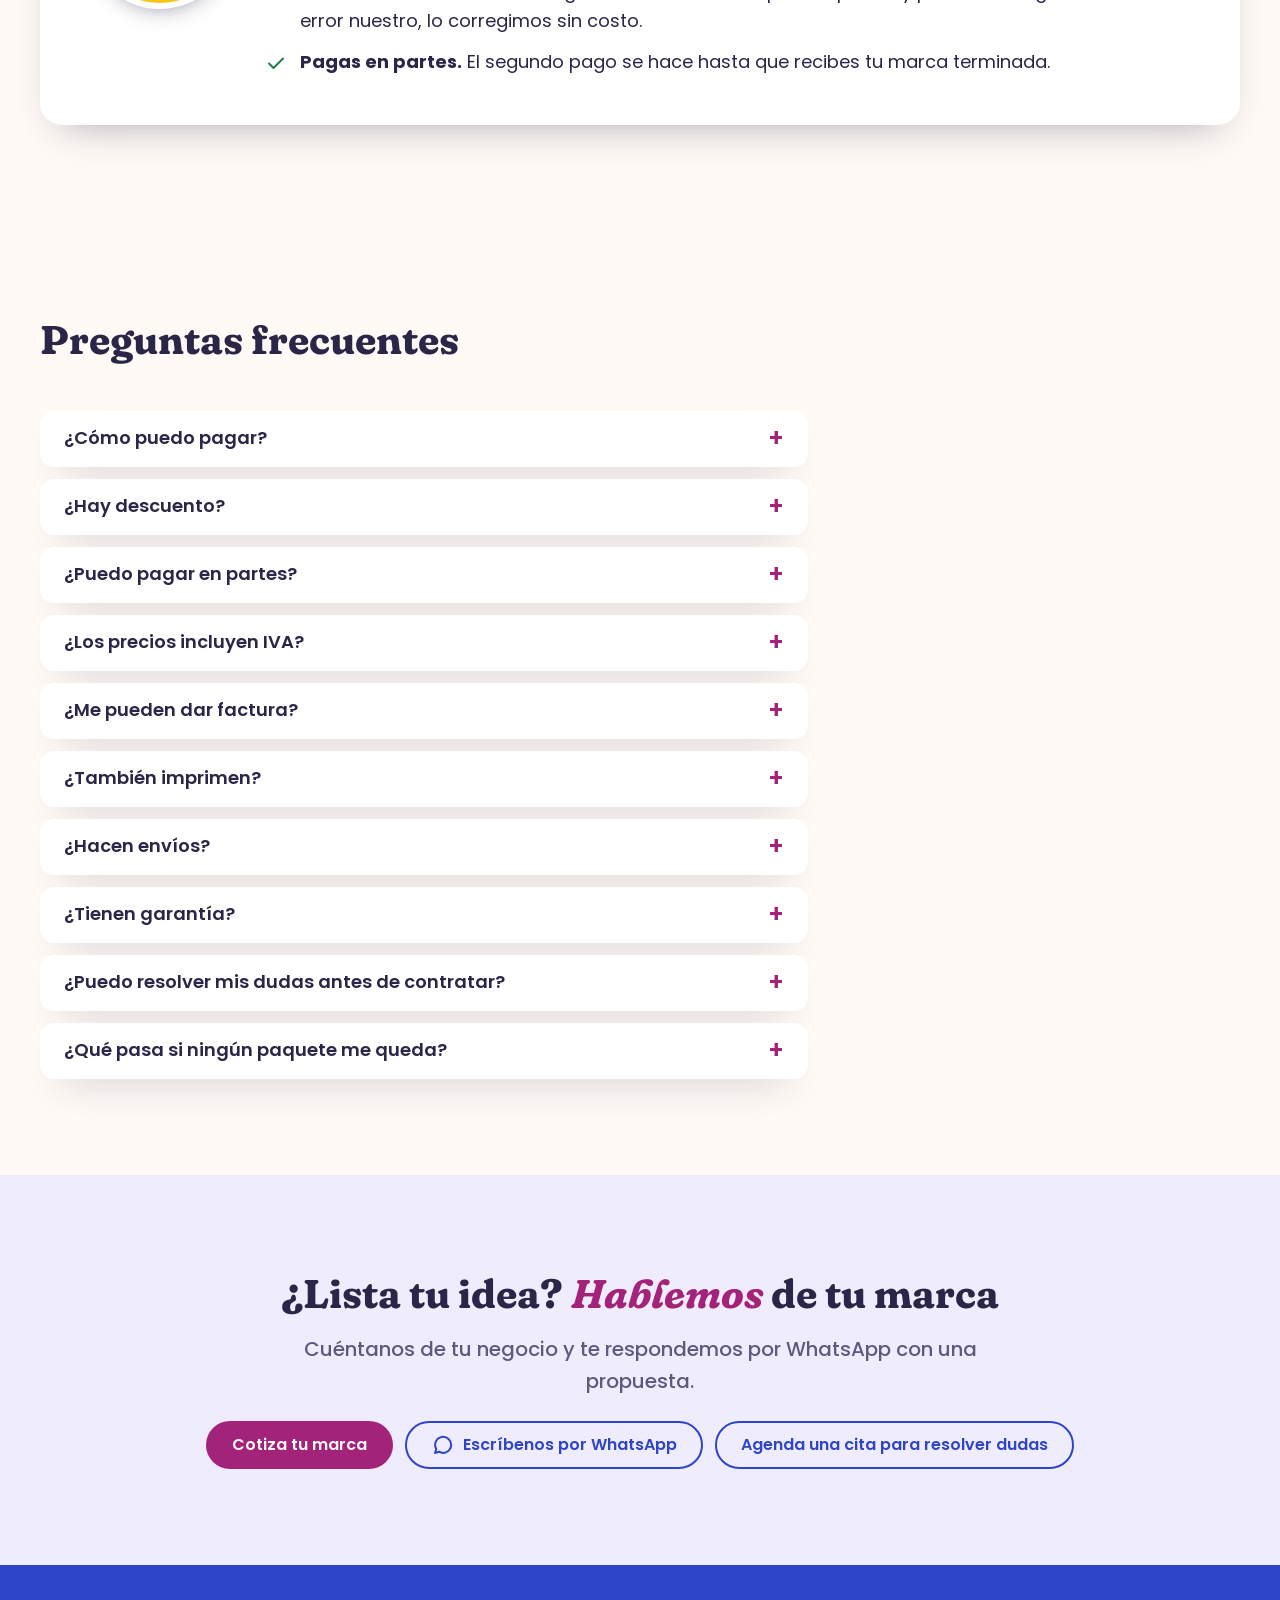
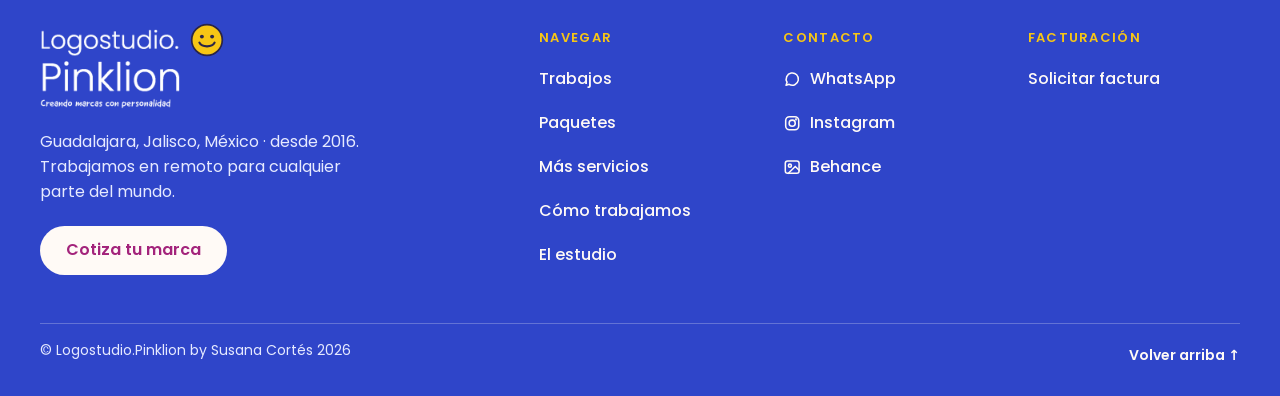
<file: como-trabajamos.html>
<!doctype html>
<html lang="es-MX">
<head>
  <meta charset="utf-8">
  <meta name="viewport" content="width=device-width, initial-scale=1, viewport-fit=cover">
  <title>Cómo trabajamos · Logostudio.Pinklion</title>
  <meta name="description" content="El proceso para diseñar tu marca: platicamos, eliges tu paquete, ajustamos propuestas y recibes tus archivos. Pago en parcialidades.">
  <meta name="theme-color" content="#A3237B">
  <meta property="og:title" content="Cómo trabajamos · Logostudio.Pinklion">
  <meta property="og:description" content="El proceso para diseñar tu marca: platicamos, eliges tu paquete, ajustamos propuestas y recibes tus archivos. Pago en parcialidades.">
  <meta property="og:type" content="website">
  <meta property="og:locale" content="es_MX">
  <meta property="og:site_name" content="Logostudio.Pinklion">
  <meta property="og:url" content="https://logostudiopinklion.github.io/Home/como-trabajamos.html">
  <meta property="og:image" content="https://logostudiopinklion.github.io/Home/img/vista-previa.jpg">
  <meta property="og:image:type" content="image/jpeg">
  <meta property="og:image:width" content="1200">
  <meta property="og:image:height" content="630">
  <meta property="og:image:alt" content="Logostudio.Pinklion: marcas con personalidad. Branding para cafeterías, restaurantes y emprendedores en Guadalajara, México.">
  <meta name="twitter:card" content="summary_large_image">
  <meta name="twitter:title" content="Cómo trabajamos · Logostudio.Pinklion">
  <meta name="twitter:description" content="El proceso para diseñar tu marca: platicamos, eliges tu paquete, ajustamos propuestas y recibes tus archivos. Pago en parcialidades.">
  <meta name="twitter:image" content="https://logostudiopinklion.github.io/Home/img/vista-previa.jpg">
  <link rel="icon" href="img/favicon.svg" type="image/svg+xml">
  <link rel="preconnect" href="https://fonts.googleapis.com">
  <link rel="preconnect" href="https://fonts.gstatic.com" crossorigin>
  <link rel="stylesheet" href="https://fonts.googleapis.com/css2?family=Fraunces:ital,opsz,wght@0,9..144,600..800;1,9..144,600&family=Poppins:wght@400;500;600&display=swap">
  <link rel="stylesheet" href="css/estilos.css?v=20261021b">
</head>
<body>
<svg width="0" height="0" style="position:absolute" aria-hidden="true" focusable="false">
  <symbol id="i-smile" viewBox="0 0 40 40"><circle cx="20" cy="20" r="18" fill="#F7C615" stroke="#2B2547" stroke-width="2"/><circle cx="14" cy="16" r="2.3" fill="#2B2547"/><circle cx="26" cy="16" r="2.3" fill="#2B2547"/><path d="M11 23c3 6 15 6 18 0" fill="none" stroke="#2B2547" stroke-width="2.4" stroke-linecap="round"/></symbol>
  <symbol id="i-spark" viewBox="0 0 40 40"><path d="M20 0c2 12 8 18 20 20-12 2-18 8-20 20-2-12-8-18-20-20C12 18 18 12 20 0z"/></symbol>
  <symbol id="i-wa" viewBox="0 0 24 24"><path d="M4 20l1.3-4A8 8 0 1 1 8 18.7z" fill="none" stroke="currentColor" stroke-width="2" stroke-linejoin="round"/></symbol>
  <symbol id="i-tag" viewBox="0 0 24 24"><path d="M3 12V4h8l10 10-8 8z"/><circle cx="7.5" cy="8.5" r="1.5"/></symbol>
  <symbol id="i-card" viewBox="0 0 24 24"><rect x="3" y="6" width="18" height="12" rx="2"/><path d="M7 10h6M7 14h4"/></symbol>
  <symbol id="i-heart" viewBox="0 0 24 24"><path d="M12 20s-7-4.5-7-10a4 4 0 0 1 7-2.6A4 4 0 0 1 19 10c0 5.5-7 10-7 10z"/></symbol>
  <symbol id="i-book" viewBox="0 0 24 24"><path d="M12 6c-2-1.5-5-2-8-1.5v13c3-.5 6 0 8 1.5 2-1.5 5-2 8-1.5v-13c-3-.5-6 0-8 1.5zM12 6v13"/></symbol>
  <symbol id="i-search" viewBox="0 0 24 24"><circle cx="10.5" cy="10.5" r="6"/><path d="M15 15l5.5 5.5"/></symbol>
  <symbol id="i-web" viewBox="0 0 24 24"><rect x="3" y="4" width="18" height="16" rx="2"/><path d="M3 9h18M6.5 6.5h.01M9 6.5h.01"/></symbol>
  <symbol id="i-phone" viewBox="0 0 24 24"><rect x="6" y="2.5" width="12" height="19" rx="3"/><path d="M11 18.5h2"/></symbol>
  <symbol id="i-print" viewBox="0 0 24 24"><path d="M7 9V3h10v6"/><rect x="3" y="9" width="18" height="8" rx="2"/><path d="M7 14h10v7H7z"/></symbol>
  <symbol id="i-ux" viewBox="0 0 24 24"><circle cx="12" cy="8" r="4"/><path d="M4 21c1.5-4 4.5-6 8-6s6.5 2 8 6"/></symbol>
  <symbol id="i-mail" viewBox="0 0 24 24"><rect x="3" y="5" width="18" height="14" rx="3"/><path d="M4 7l8 6 8-6"/></symbol>
  <symbol id="i-ig" viewBox="0 0 24 24"><rect x="3.5" y="3.5" width="17" height="17" rx="5"/><circle cx="12" cy="12" r="4"/><circle cx="17" cy="7" r=".6"/></symbol>
  <symbol id="i-image" viewBox="0 0 24 24"><rect x="3" y="4" width="18" height="16" rx="3"/><circle cx="9" cy="10" r="2"/><path d="M21 16l-5-5-9 9"/></symbol>
  <symbol id="i-gift" viewBox="0 0 24 24"><rect x="7" y="3" width="10" height="4" rx="1.5"/><path d="M8 7l1 14h6l1-14"/><path d="M8.6 12h6.8"/></symbol>
  <symbol id="i-check" viewBox="0 0 24 24"><path d="M5 12.5l4.5 4.5L19 7.5"/></symbol>
  <symbol id="i-alert" viewBox="0 0 24 24"><path d="M12 3l10 18H2z"/><path d="M12 10v5M12 18h.01"/></symbol>
</svg>
  <a class="skip" href="#contenido">Saltar al contenido</a>

  <header class="site-header">
    <div class="wrap site-header__bar">
      <a class="brand" href="index.html" aria-label="Logostudio.Pinklion, ir al inicio">
        <img class="brand__logo" src="img/logo-pinklion.png" alt="Logostudio.Pinklion · Creando marcas con personalidad" width="700" height="400">
      </a>
      <button class="menu-toggle" type="button" aria-expanded="false" aria-controls="menu"><span>Menú</span></button>
      <nav class="nav" id="menu" aria-label="Principal">
        <ul class="nav__list">
          <li><a class="nav__link" href="trabajos.html">Trabajos</a></li>
          <li><a class="nav__link" href="paquetes.html">Paquetes</a></li>
          <li><a class="nav__link" href="servicios.html">Más servicios</a></li>
          <li><a class="nav__link" href="como-trabajamos.html" aria-current="page">Cómo trabajamos</a></li>
          <li><a class="nav__link" href="estudio.html">El estudio</a></li>
        </ul>
        <a class="btn btn--on-pink nav__cta" href="contacto.html">Cotiza tu marca</a>
        <a class="nav__wa" href="https://wa.me/523335594742" target="_blank" rel="noopener"><svg class="icon" aria-hidden="true" focusable="false"><use href="#i-wa"/></svg>Escríbenos por WhatsApp<span class="visually-hidden"> (se abre en otra pestaña)</span></a>
      </nav>
    </div>
  </header>

  <main id="contenido" tabindex="-1">
    <section class="page-head" aria-labelledby="titulo">
      <div class="wrap">
        <p class="eyebrow">Cómo trabajamos</p>
        <h1 id="titulo">Sabes qué sigue en <em>cada paso</em></h1>
        <p class="lead">Así es el proceso desde que nos escribes hasta que recibes tu marca.</p>
      </div>
    </section>
    <section class="section" style="padding-top:var(--space-5)" aria-label="Pasos">
      <div class="wrap">
        <ol class="steps">
          <li class="step"><h3>Platicamos</h3><p>Nos cuentas de tu negocio, qué necesitas y para cuándo.</p></li>
          <li class="step"><h3>Eliges tu paquete</h3><p>Confirmamos qué incluye y das el primer pago.</p></li>
          <li class="step"><h3>Propuestas y ajustes</h3><p>Te presentamos propuestas y las afinamos contigo.</p></li>
          <li class="step"><h3>Entrega</h3><p>Liquidas el segundo pago y recibes tus archivos finales.</p></li>
        </ol>
      </div>
    </section>
    <section class="section section--lilac" aria-labelledby="recibes">
      <div class="wrap split">
        <div class="stack">
          <h2 id="recibes">Qué recibes</h2>
          <p class="lead">Depende del paquete. Siempre te entregamos archivos listos para usar.</p>
          <ul class="list-check">
            <li><svg class="icon" aria-hidden="true" focusable="false"><use href="#i-check"/></svg><span>Tu logotipo en versiones para impresión y para pantalla.</span></li>
            <li><svg class="icon" aria-hidden="true" focusable="false"><use href="#i-check"/></svg><span>Manual de identidad con tus colores, tipografías y reglas de uso.</span></li>
            <li><svg class="icon" aria-hidden="true" focusable="false"><use href="#i-check"/></svg><span>Las aplicaciones de tu paquete: menú, anuncio, empaque o plantillas para redes.</span></li>
          </ul>
        </div>
        <div class="card-blue">
          <svg class="badge" aria-hidden="true" focusable="false"><use href="#i-smile"/></svg>
          <h2 style="font-size:1.5rem">Pagos</h2>
          <p>Pagas en 2 parcialidades: la primera al elegir tu paquete y la segunda al recibir tus archivos.</p>
          <p><strong>Formas de pago:</strong> depósito, efectivo o tarjeta con PayPal, Mercado Pago o Stripe.</p>
          <p>Todos los precios incluyen IVA. ¿Necesitas factura? <a href="factura.html">Solicítala aquí</a>.</p>
          <p>El paquete Capuchino también se puede pagar en 3.</p>
        </div>
      </div>
    </section>
    <section class="section" aria-labelledby="garantia">
      <div class="wrap">
        <div class="guarantee">
          <div class="guarantee__seal sticker" aria-hidden="true"><span>Garantía<b>de calidad</b></span></div>
          <div class="stack">
            <p class="eyebrow">Garantía Pinklion</p>
            <h2 id="garantia">Tu marca, bien hecha <em>o la corregimos</em></h2>
            <ul class="guarantee__list">
              <li><svg class="icon" aria-hidden="true" focusable="false"><use href="#i-check"/></svg><span><strong>Diseño desde cero.</strong> Tu logotipo se crea para tu negocio, no sale de una plantilla.</span></li>
              <li><svg class="icon" aria-hidden="true" focusable="false"><use href="#i-check"/></svg><span><strong>Ajustes contigo.</strong> Afinamos la propuesta en las rondas de cambios que incluye tu paquete.</span></li>
              <li><svg class="icon" aria-hidden="true" focusable="false"><use href="#i-check"/></svg><span><strong>Archivos revisados.</strong> Te entregamos archivos listos para imprenta y pantalla. Si alguno tiene un error nuestro, lo corregimos sin costo.</span></li>
              <li><svg class="icon" aria-hidden="true" focusable="false"><use href="#i-check"/></svg><span><strong>Pagas en partes.</strong> El segundo pago se hace hasta que recibes tu marca terminada.</span></li>
            </ul>
          </div>
        </div>
      </div>
    </section>

    <section class="section" aria-labelledby="faq">
      <div class="wrap">
        <div class="section__head"><h2 id="faq">Preguntas frecuentes</h2></div>
        <div class="faq">
          <details><summary>¿Cómo puedo pagar?</summary><div><p>Con depósito o transferencia, en efectivo, o con tarjeta de crédito o débito a través de PayPal, Mercado Pago o Stripe. Si estás fuera de México, PayPal y Stripe aceptan tarjetas de otros países.</p></div></details>
          <details><summary>¿Hay descuento?</summary><div><p>Sí. Si pagas el 100 % de tu paquete en el primer pago, te descontamos el 10 %.</p></div></details>
          <details><summary>¿Puedo pagar en partes?</summary><div><p>Sí. Todos los paquetes se pagan en 2 parcialidades: la primera al empezar y la segunda al entregar. Capuchino también se puede pagar en 3.</p></div></details>
          <details><summary>¿Los precios incluyen IVA?</summary><div><p>Sí. Todos los precios ya incluyen IVA.</p></div></details>
          <details><summary>¿Me pueden dar factura?</summary><div><p>Sí. Después de tu pago, llena tus datos fiscales en <a href="factura.html">Solicitar factura</a> y te la enviamos por correo.</p></div></details>
          <details><summary>¿También imprimen?</summary><div><p>Sí. Diseñamos y también nos encargamos de mandar a imprimir menús, tarjetas, flyers, etiquetas y artículos promocionales como termos, agendas y plumas. La impresión se cotiza según material y cantidad.</p></div></details>
          <details><summary>¿Hacen envíos?</summary><div><p>Sí. Enviamos tarjetas de presentación y materiales impresos a todo el mundo. El costo depende del destino; <a href="https://wa.me/523335594742?text=Hola%2C%20quiero%20cotizar%20el%20env%C3%ADo%20de%20mis%20materiales%20impresos.%20Mi%20ciudad%20y%20pa%C3%ADs%20son%3A%20" target="_blank" rel="noopener">consulta el precio de envío por WhatsApp<span class="visually-hidden"> (se abre en otra pestaña)</span></a>.</p></div></details>
          <details><summary>¿Tienen garantía?</summary><div><p>Sí. Tu logotipo se diseña desde cero, lo ajustamos contigo en las rondas de cambios de tu paquete, y si un archivo final tiene un error nuestro lo corregimos sin costo. Además, el segundo pago se hace hasta que recibes tu marca.</p></div></details>
          <details><summary>¿Puedo resolver mis dudas antes de contratar?</summary><div><p>Sí. <a href="contacto.html#agenda-cita">Agenda una cita</a> por videollamada, llamada o WhatsApp y te ayudamos a elegir.</p></div></details>
          <details><summary>¿Qué pasa si ningún paquete me queda?</summary><div><p>Armamos uno a la medida de tu negocio. Escríbenos y cuéntanos qué necesitas.</p></div></details>
        </div>
      </div>
    </section>
    <section class="section section--lilac cta-band" aria-labelledby="cierre">
      <div class="wrap">
        <div class="section__head section__head--center" style="margin-bottom:0">
          <h2 id="cierre">¿Lista tu idea? <em>Hablemos</em> de tu marca</h2>
          <p class="lead">Cuéntanos de tu negocio y te respondemos por WhatsApp con una propuesta.</p>
        </div>
        <div class="btn-row">
          <a class="btn btn--primary" href="contacto.html">Cotiza tu marca</a>
          <a class="btn btn--secondary" href="https://wa.me/523335594742" target="_blank" rel="noopener"><svg class="icon" aria-hidden="true" focusable="false"><use href="#i-wa"/></svg>Escríbenos por WhatsApp<span class="visually-hidden"> (se abre en otra pestaña)</span></a>
          <a class="btn btn--secondary" href="contacto.html#agenda-cita">Agenda una cita para resolver dudas</a>
        </div>
      </div>
    </section>
  </main>

  <footer class="site-footer">
    <div class="wrap">
      <div class="footer-grid">
        <div class="footer-brand">
          <a class="brand brand--footer" href="index.html" aria-label="Logostudio.Pinklion, ir al inicio">
            <img class="brand__logo" src="img/logo-pinklion.png" alt="Logostudio.Pinklion · Creando marcas con personalidad" width="700" height="400" loading="lazy">
            <svg class="brand__smile" aria-hidden="true" focusable="false"><use href="#i-smile"/></svg>
          </a>
          <p>Guadalajara, Jalisco, México · desde 2016.<br>Trabajamos en remoto para cualquier parte del mundo.</p>
          <a class="btn btn--on-pink footer-cta" href="contacto.html">Cotiza tu marca</a>
        </div>
        <div>
          <h2>Navegar</h2>
          <ul>
            <li><a href="trabajos.html">Trabajos</a></li>
            <li><a href="paquetes.html">Paquetes</a></li>
            <li><a href="servicios.html">Más servicios</a></li>
            <li><a href="como-trabajamos.html">Cómo trabajamos</a></li>
            <li><a href="estudio.html">El estudio</a></li>
          </ul>
        </div>
        <div>
          <h2>Contacto</h2>
          <ul>
            <li><a href="https://wa.me/523335594742" target="_blank" rel="noopener"><svg class="icon" aria-hidden="true" focusable="false"><use href="#i-wa"/></svg>WhatsApp<span class="visually-hidden"> (se abre en otra pestaña)</span></a></li>
            <li><a href="https://www.instagram.com/logostudio.pinklion/" target="_blank" rel="noopener"><svg class="icon" aria-hidden="true" focusable="false"><use href="#i-ig"/></svg>Instagram<span class="visually-hidden"> (se abre en otra pestaña)</span></a></li>
            <li><a href="https://www.behance.net/susanacortesdesign" target="_blank" rel="noopener"><svg class="icon" aria-hidden="true" focusable="false"><use href="#i-image"/></svg>Behance<span class="visually-hidden"> (se abre en otra pestaña)</span></a></li>
          </ul>
        </div>
        <div>
          <h2>Facturación</h2>
          <ul>
            <li><a href="factura.html">Solicitar factura</a></li>
          </ul>
        </div>
      </div>
      <div class="footer-bottom"><p>© Logostudio.Pinklion by Susana Cortés 2026</p><a href="#contenido" class="footer-top">Volver arriba ↑</a></div>
    </div>
  </footer>

  <a class="wa-float" href="https://wa.me/523335594742" target="_blank" rel="noopener" aria-label="Escríbenos por WhatsApp (se abre en otra pestaña)"><svg class="" aria-hidden="true" focusable="false"><use href="#i-wa"/></svg></a>
  <script src="js/sitio.js?v=20261021b" defer></script>
</body>
</html>
</file>
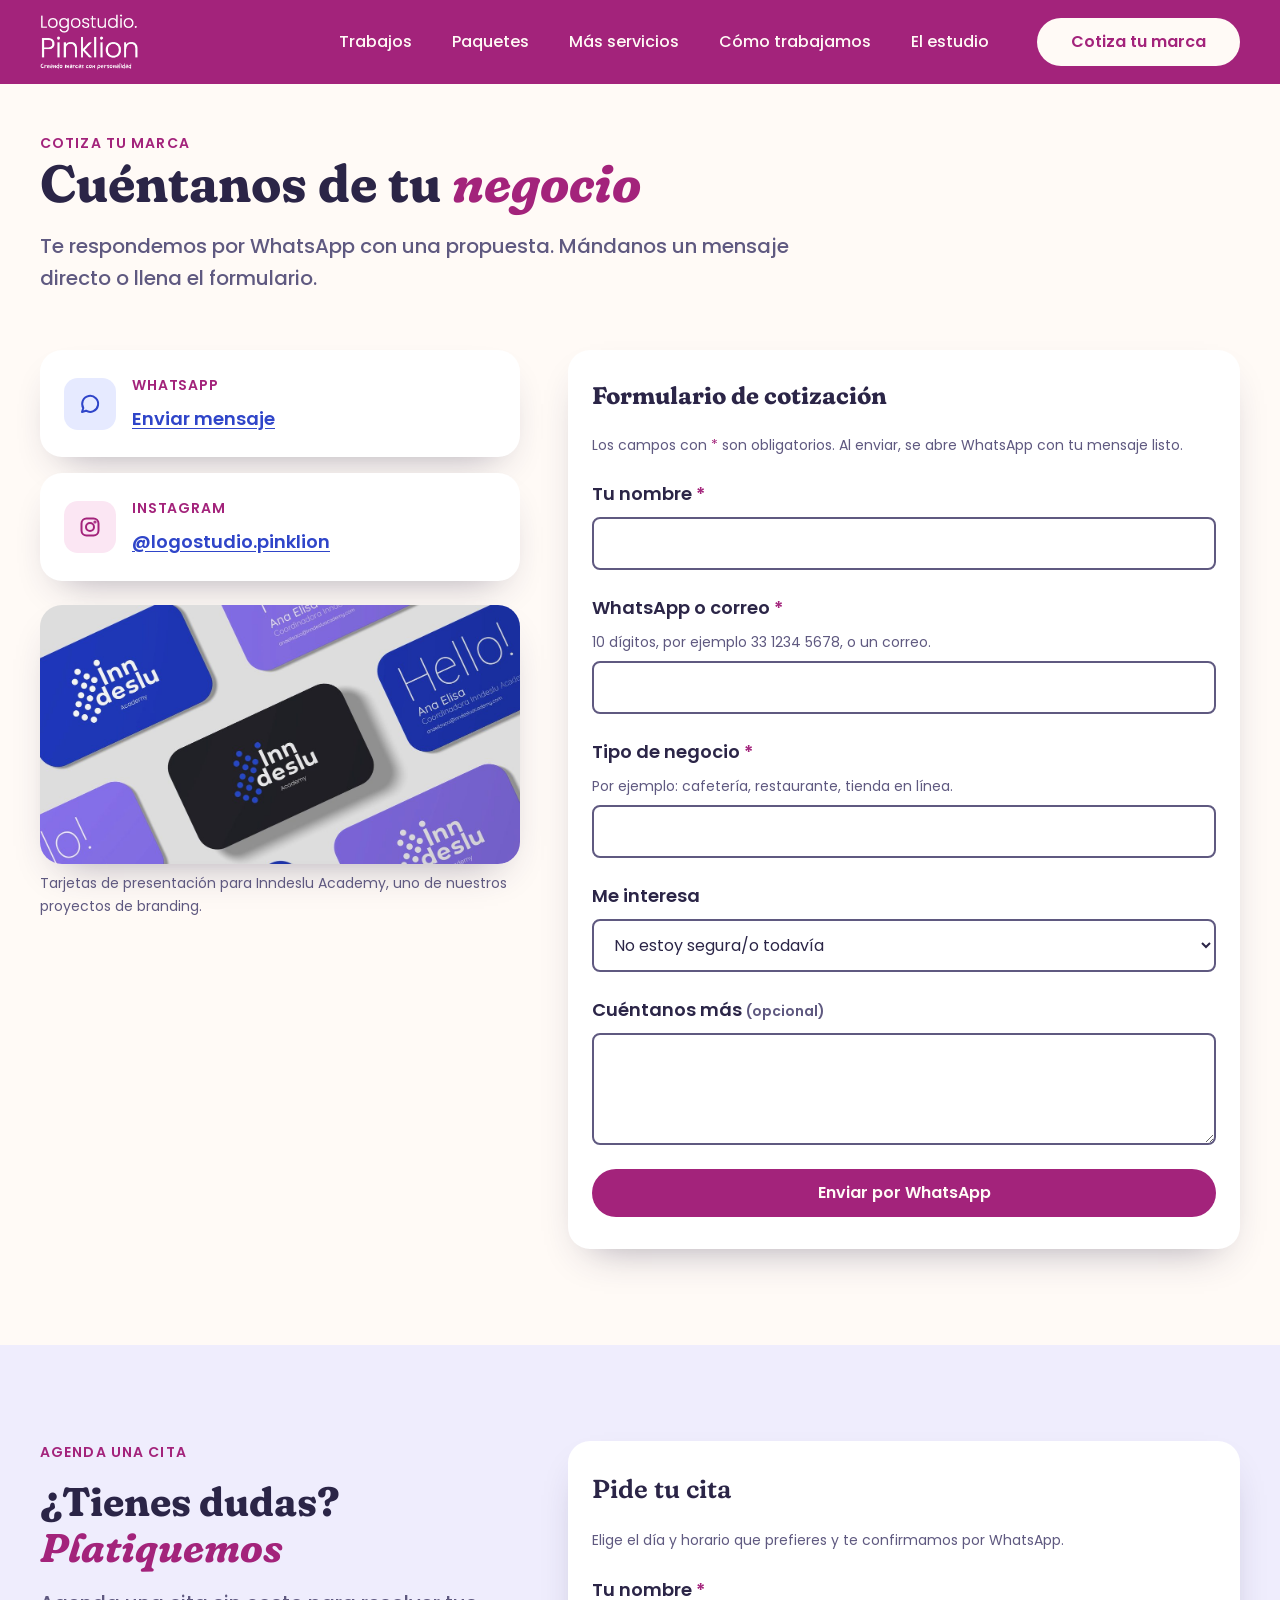
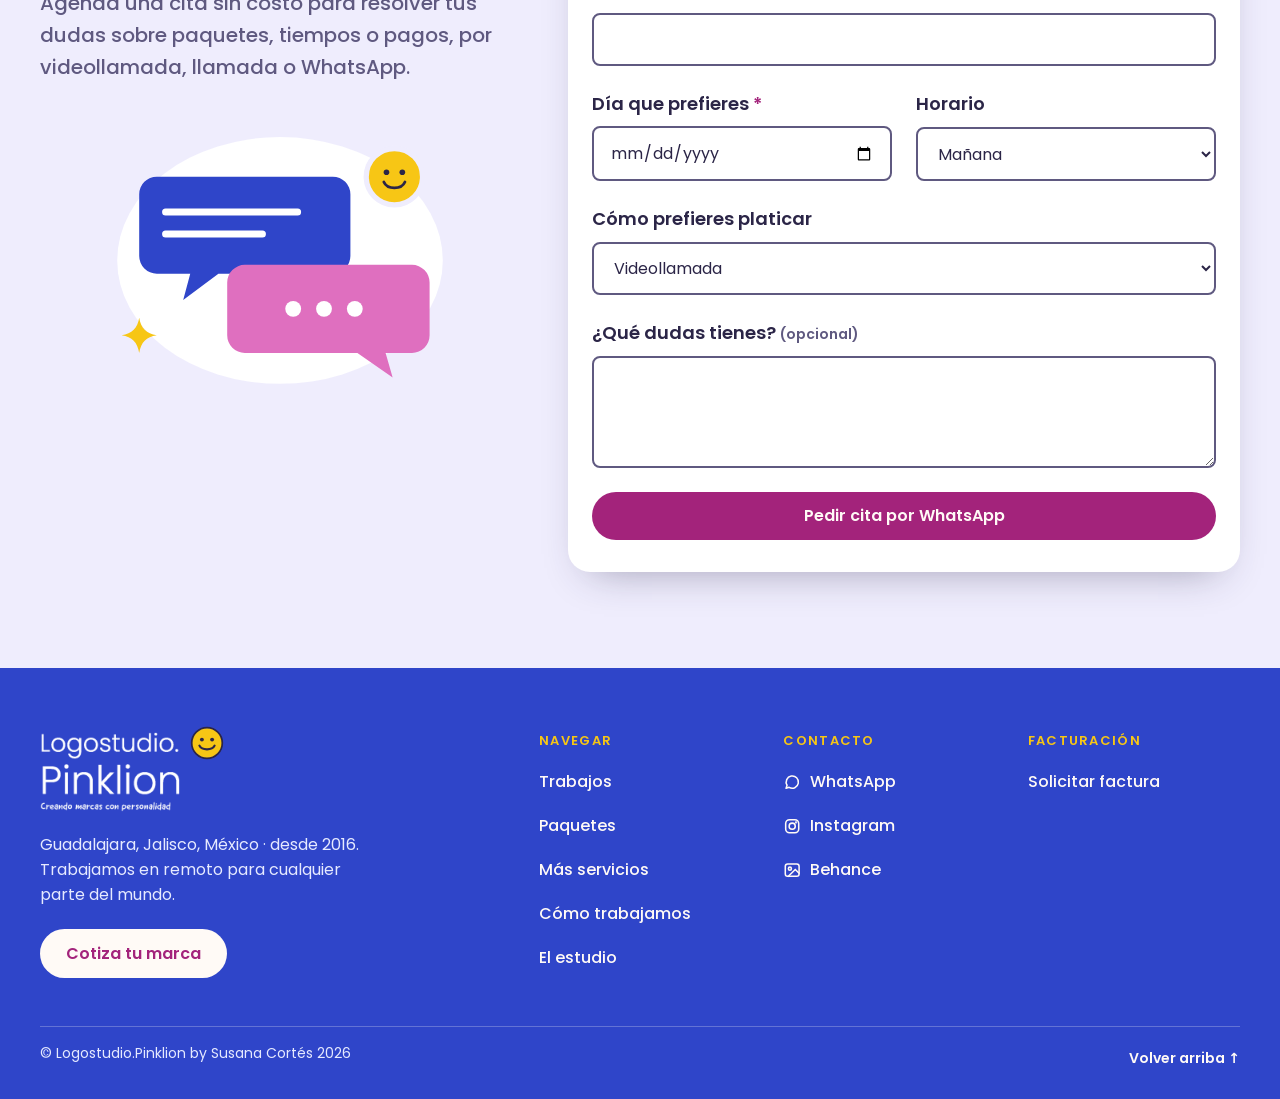
<file: contacto.html>
<!doctype html>
<html lang="es-MX">
<head>
  <meta charset="utf-8">
  <meta name="viewport" content="width=device-width, initial-scale=1, viewport-fit=cover">
  <title>Cotiza tu marca · Logostudio.Pinklion</title>
  <meta name="description" content="Cotiza el branding de tu negocio o agenda una cita para resolver tus dudas por WhatsApp.">
  <meta name="theme-color" content="#A3237B">
  <meta property="og:title" content="Cotiza tu marca · Logostudio.Pinklion">
  <meta property="og:description" content="Cotiza el branding de tu negocio o agenda una cita para resolver tus dudas por WhatsApp.">
  <meta property="og:type" content="website">
  <meta property="og:locale" content="es_MX">
  <meta property="og:site_name" content="Logostudio.Pinklion">
  <meta property="og:url" content="https://logostudiopinklion.github.io/Home/contacto.html">
  <meta property="og:image" content="https://logostudiopinklion.github.io/Home/img/vista-previa.jpg">
  <meta property="og:image:type" content="image/jpeg">
  <meta property="og:image:width" content="1200">
  <meta property="og:image:height" content="630">
  <meta property="og:image:alt" content="Logostudio.Pinklion: marcas con personalidad. Branding para cafeterías, restaurantes y emprendedores en Guadalajara, México.">
  <meta name="twitter:card" content="summary_large_image">
  <meta name="twitter:title" content="Cotiza tu marca · Logostudio.Pinklion">
  <meta name="twitter:description" content="Cotiza el branding de tu negocio o agenda una cita para resolver tus dudas por WhatsApp.">
  <meta name="twitter:image" content="https://logostudiopinklion.github.io/Home/img/vista-previa.jpg">
  <link rel="icon" href="img/favicon.svg" type="image/svg+xml">
  <link rel="preconnect" href="https://fonts.googleapis.com">
  <link rel="preconnect" href="https://fonts.gstatic.com" crossorigin>
  <link rel="stylesheet" href="https://fonts.googleapis.com/css2?family=Fraunces:ital,opsz,wght@0,9..144,600..800;1,9..144,600&family=Poppins:wght@400;500;600&display=swap">
  <link rel="stylesheet" href="css/estilos.css?v=20261021b">
</head>
<body>
<svg width="0" height="0" style="position:absolute" aria-hidden="true" focusable="false">
  <symbol id="i-smile" viewBox="0 0 40 40"><circle cx="20" cy="20" r="18" fill="#F7C615" stroke="#2B2547" stroke-width="2"/><circle cx="14" cy="16" r="2.3" fill="#2B2547"/><circle cx="26" cy="16" r="2.3" fill="#2B2547"/><path d="M11 23c3 6 15 6 18 0" fill="none" stroke="#2B2547" stroke-width="2.4" stroke-linecap="round"/></symbol>
  <symbol id="i-spark" viewBox="0 0 40 40"><path d="M20 0c2 12 8 18 20 20-12 2-18 8-20 20-2-12-8-18-20-20C12 18 18 12 20 0z"/></symbol>
  <symbol id="i-wa" viewBox="0 0 24 24"><path d="M4 20l1.3-4A8 8 0 1 1 8 18.7z" fill="none" stroke="currentColor" stroke-width="2" stroke-linejoin="round"/></symbol>
  <symbol id="i-tag" viewBox="0 0 24 24"><path d="M3 12V4h8l10 10-8 8z"/><circle cx="7.5" cy="8.5" r="1.5"/></symbol>
  <symbol id="i-card" viewBox="0 0 24 24"><rect x="3" y="6" width="18" height="12" rx="2"/><path d="M7 10h6M7 14h4"/></symbol>
  <symbol id="i-heart" viewBox="0 0 24 24"><path d="M12 20s-7-4.5-7-10a4 4 0 0 1 7-2.6A4 4 0 0 1 19 10c0 5.5-7 10-7 10z"/></symbol>
  <symbol id="i-book" viewBox="0 0 24 24"><path d="M12 6c-2-1.5-5-2-8-1.5v13c3-.5 6 0 8 1.5 2-1.5 5-2 8-1.5v-13c-3-.5-6 0-8 1.5zM12 6v13"/></symbol>
  <symbol id="i-search" viewBox="0 0 24 24"><circle cx="10.5" cy="10.5" r="6"/><path d="M15 15l5.5 5.5"/></symbol>
  <symbol id="i-web" viewBox="0 0 24 24"><rect x="3" y="4" width="18" height="16" rx="2"/><path d="M3 9h18M6.5 6.5h.01M9 6.5h.01"/></symbol>
  <symbol id="i-phone" viewBox="0 0 24 24"><rect x="6" y="2.5" width="12" height="19" rx="3"/><path d="M11 18.5h2"/></symbol>
  <symbol id="i-print" viewBox="0 0 24 24"><path d="M7 9V3h10v6"/><rect x="3" y="9" width="18" height="8" rx="2"/><path d="M7 14h10v7H7z"/></symbol>
  <symbol id="i-ux" viewBox="0 0 24 24"><circle cx="12" cy="8" r="4"/><path d="M4 21c1.5-4 4.5-6 8-6s6.5 2 8 6"/></symbol>
  <symbol id="i-mail" viewBox="0 0 24 24"><rect x="3" y="5" width="18" height="14" rx="3"/><path d="M4 7l8 6 8-6"/></symbol>
  <symbol id="i-ig" viewBox="0 0 24 24"><rect x="3.5" y="3.5" width="17" height="17" rx="5"/><circle cx="12" cy="12" r="4"/><circle cx="17" cy="7" r=".6"/></symbol>
  <symbol id="i-image" viewBox="0 0 24 24"><rect x="3" y="4" width="18" height="16" rx="3"/><circle cx="9" cy="10" r="2"/><path d="M21 16l-5-5-9 9"/></symbol>
  <symbol id="i-gift" viewBox="0 0 24 24"><rect x="7" y="3" width="10" height="4" rx="1.5"/><path d="M8 7l1 14h6l1-14"/><path d="M8.6 12h6.8"/></symbol>
  <symbol id="i-check" viewBox="0 0 24 24"><path d="M5 12.5l4.5 4.5L19 7.5"/></symbol>
  <symbol id="i-alert" viewBox="0 0 24 24"><path d="M12 3l10 18H2z"/><path d="M12 10v5M12 18h.01"/></symbol>
</svg>
  <a class="skip" href="#contenido">Saltar al contenido</a>

  <header class="site-header">
    <div class="wrap site-header__bar">
      <a class="brand" href="index.html" aria-label="Logostudio.Pinklion, ir al inicio">
        <img class="brand__logo" src="img/logo-pinklion.png" alt="Logostudio.Pinklion · Creando marcas con personalidad" width="700" height="400">
      </a>
      <button class="menu-toggle" type="button" aria-expanded="false" aria-controls="menu"><span>Menú</span></button>
      <nav class="nav" id="menu" aria-label="Principal">
        <ul class="nav__list">
          <li><a class="nav__link" href="trabajos.html">Trabajos</a></li>
          <li><a class="nav__link" href="paquetes.html">Paquetes</a></li>
          <li><a class="nav__link" href="servicios.html">Más servicios</a></li>
          <li><a class="nav__link" href="como-trabajamos.html">Cómo trabajamos</a></li>
          <li><a class="nav__link" href="estudio.html">El estudio</a></li>
        </ul>
        <a class="btn btn--on-pink nav__cta" href="contacto.html" aria-current="page">Cotiza tu marca</a>
        <a class="nav__wa" href="https://wa.me/523335594742" target="_blank" rel="noopener"><svg class="icon" aria-hidden="true" focusable="false"><use href="#i-wa"/></svg>Escríbenos por WhatsApp<span class="visually-hidden"> (se abre en otra pestaña)</span></a>
      </nav>
    </div>
  </header>

  <main id="contenido" tabindex="-1">
    <section class="page-head" aria-labelledby="titulo">
      <div class="wrap">
        <p class="eyebrow">Cotiza tu marca</p>
        <h1 id="titulo">Cuéntanos de tu <em>negocio</em></h1>
        <p class="lead">Te respondemos por WhatsApp con una propuesta. Mándanos un mensaje directo o llena el formulario.</p>
      </div>
    </section>
    <section class="section" style="padding-top:var(--space-5)" aria-label="Formas de contacto">
      <div class="wrap contact-grid">
        <div class="channels">
          <div class="channel">
            <span class="icon-tile"><svg class="icon" aria-hidden="true" focusable="false"><use href="#i-wa"/></svg></span>
            <span class="channel__label">WhatsApp</span>
            <span class="channel__value"><a href="https://wa.me/523335594742" target="_blank" rel="noopener">Enviar mensaje<span class="visually-hidden"> por WhatsApp (se abre en otra pestaña)</span></a></span>
          </div>
          <div class="channel">
            <span class="icon-tile icon-tile--pink"><svg class="icon" aria-hidden="true" focusable="false"><use href="#i-ig"/></svg></span>
            <span class="channel__label">Instagram</span>
            <span class="channel__value"><a href="https://www.instagram.com/logostudio.pinklion/" target="_blank" rel="noopener">@logostudio.pinklion<span class="visually-hidden"> (se abre en otra pestaña)</span></a></span>
          </div>
          <figure class="support-photo"><img src="img/trabajos/inndeslu-academy.jpg" alt="Tarjetas de presentación de Inndeslu Academy en azul, lila y negro" width="1200" height="649" loading="lazy"><figcaption>Tarjetas de presentación para Inndeslu Academy, uno de nuestros proyectos de branding.</figcaption></figure>
        </div>

        <div>
          <form class="form" id="cotiza" novalidate aria-labelledby="form-titulo">
            <h2 id="form-titulo" style="font-size:1.5rem">Formulario de cotización</h2>
            <p class="form-note">Los campos con <span class="req" aria-hidden="true">*</span> son obligatorios. Al enviar, se abre WhatsApp con tu mensaje listo.</p>
              <div class="field">
                <label for="nombre">Tu nombre <span class="req" aria-hidden="true">*</span><span class="visually-hidden">(obligatorio)</span></label>
                
                <input id="nombre" name="nombre" type="text" autocomplete="name" required aria-describedby="nombre-error">
                <p class="error" id="nombre-error" role="alert"><svg class="icon" aria-hidden="true" focusable="false"><use href="#i-alert"/></svg><span></span></p>
              </div>
              <div class="field">
                <label for="contacto">WhatsApp o correo <span class="req" aria-hidden="true">*</span><span class="visually-hidden">(obligatorio)</span></label>
                <span class="hint" id="contacto-hint">10 dígitos, por ejemplo 33 1234 5678, o un correo.</span>
                <input id="contacto" name="contacto" type="text" autocomplete="tel" required aria-describedby="contacto-hint contacto-error">
                <p class="error" id="contacto-error" role="alert"><svg class="icon" aria-hidden="true" focusable="false"><use href="#i-alert"/></svg><span></span></p>
              </div>
              <div class="field">
                <label for="negocio">Tipo de negocio <span class="req" aria-hidden="true">*</span><span class="visually-hidden">(obligatorio)</span></label>
                <span class="hint" id="negocio-hint">Por ejemplo: cafetería, restaurante, tienda en línea.</span>
                <input id="negocio" name="negocio" type="text" autocomplete="organization-title" required aria-describedby="negocio-hint negocio-error">
                <p class="error" id="negocio-error" role="alert"><svg class="icon" aria-hidden="true" focusable="false"><use href="#i-alert"/></svg><span></span></p>
              </div>
              <div class="field">
                <label for="interes">Me interesa</label>
                <select id="interes" name="interes">
                <option value="No estoy segura/o todavía">No estoy segura/o todavía</option>
                <option value="Solo mi logo">Solo mi logo</option>
                <option value="Branding">Branding</option>
                <option value="Cafecito Negro">Cafecito Negro</option>
                <option value="Capuchino">Capuchino</option>
                <option value="Mi Cafecito">Mi Cafecito</option>
                <option value="Logo + identidad para Instagram">Logo + identidad para Instagram</option>
                <option value="UX / UI para sitios web y apps">UX / UI para sitios web y apps</option>
                <option value="Etiquetas">Etiquetas</option>
                <option value="Publicidad impresa">Publicidad impresa</option>
                <option value="Redes sociales">Redes sociales</option>
                <option value="Libros ilustrados">Libros ilustrados</option>
                <option value="Investigación de usuario">Investigación de usuario</option>
                <option value="Página web">Página web</option>
                <option value="Artículos promocionales">Artículos promocionales</option>
                </select>
              </div>
              <div class="field">
                <label for="mensaje">Cuéntanos más <span class="small">(opcional)</span></label>
                <textarea id="mensaje" name="mensaje"></textarea>
              </div>
              <div class="visually-hidden" aria-hidden="true"><label for="web">No llenar</label><input id="web" name="web" type="text" tabindex="-1" autocomplete="off"></div>
              <button class="btn btn--primary" type="submit">Enviar por WhatsApp</button>
          </form>

          <div class="notice" id="enviado" hidden>
            <h2 tabindex="-1">¡Listo! Tu mensaje está en WhatsApp</h2>
            <p>Solo falta que lo envíes desde WhatsApp. Te respondemos en cuanto lo recibamos.</p>
            <p>¿No se abrió? <a href="https://wa.me/523335594742" target="_blank" rel="noopener">Abrir WhatsApp con tu mensaje<span class="visually-hidden"> (se abre en otra pestaña)</span></a></p>
          </div>
        </div>
      </div>
    </section>
    <section class="section section--lilac" id="agenda-cita" aria-labelledby="agenda-titulo">
      <div class="wrap contact-grid">
        <div class="stack">
          <p class="eyebrow">Agenda una cita</p>
          <h2 id="agenda-titulo">¿Tienes dudas? <em>Platiquemos</em></h2>
          <p class="lead">Agenda una cita sin costo para resolver tus dudas sobre paquetes, tiempos o pagos, por videollamada, llamada o WhatsApp.</p>
          <a class="btn btn--primary" id="agenda-directa" hidden target="_blank" rel="noopener">Ver horarios disponibles<span class="visually-hidden"> (se abre en otra pestaña)</span></a>
          <figure class="support-art" aria-hidden="true"><img src="img/apoyo/platica.svg" alt="" width="400" height="320" loading="lazy"></figure>
        </div>
        <div>
          <form class="form" id="agenda" novalidate aria-labelledby="agenda-form-titulo">
            <h3 id="agenda-form-titulo">Pide tu cita</h3>
            <p class="form-note">Elige el día y horario que prefieres y te confirmamos por WhatsApp.</p>
              <div class="field">
                <label for="cita-nombre">Tu nombre <span class="req" aria-hidden="true">*</span><span class="visually-hidden">(obligatorio)</span></label>
                <input id="cita-nombre" name="cita-nombre" type="text" required aria-describedby="cita-nombre-error">
                <p class="error" id="cita-nombre-error" role="alert"><svg class="icon" aria-hidden="true" focusable="false"><use href="#i-alert"/></svg><span></span></p>
              </div>
            <div class="agenda-row">
              <div class="field">
                <label for="cita-fecha">Día que prefieres <span class="req" aria-hidden="true">*</span><span class="visually-hidden">(obligatorio)</span></label>
                <input id="cita-fecha" name="cita-fecha" type="date" required aria-describedby="cita-fecha-error">
                <p class="error" id="cita-fecha-error" role="alert"><svg class="icon" aria-hidden="true" focusable="false"><use href="#i-alert"/></svg><span></span></p>
              </div>
              <div class="field">
                <label for="cita-horario">Horario</label>
                <select id="cita-horario" name="cita-horario">
                  <option value="Mañana">Mañana</option>
                  <option value="Mediodía">Mediodía</option>
                  <option value="Tarde">Tarde</option>
                </select>
              </div>
            </div>
              <div class="field">
                <label for="cita-modo">Cómo prefieres platicar</label>
                <select id="cita-modo" name="cita-modo">
                  <option value="Videollamada">Videollamada</option>
                  <option value="Llamada">Llamada</option>
                  <option value="Mensajes por WhatsApp">Mensajes por WhatsApp</option>
                </select>
              </div>
              <div class="field">
                <label for="cita-tema">¿Qué dudas tienes? <span class="small">(opcional)</span></label>
                <textarea id="cita-tema" name="cita-tema"></textarea>
              </div>
              <button class="btn btn--primary" type="submit">Pedir cita por WhatsApp</button>
          </form>
          <div class="notice" id="agenda-enviada" hidden>
            <h2 tabindex="-1">¡Listo! Tu solicitud está en WhatsApp</h2>
            <p>Envía el mensaje y te confirmamos el día y la hora.</p>
            <p>¿No se abrió? <a href="https://wa.me/523335594742" target="_blank" rel="noopener">Abrir WhatsApp con tu solicitud<span class="visually-hidden"> (se abre en otra pestaña)</span></a></p>
          </div>
        </div>
      </div>
    </section>
  </main>

  <footer class="site-footer">
    <div class="wrap">
      <div class="footer-grid">
        <div class="footer-brand">
          <a class="brand brand--footer" href="index.html" aria-label="Logostudio.Pinklion, ir al inicio">
            <img class="brand__logo" src="img/logo-pinklion.png" alt="Logostudio.Pinklion · Creando marcas con personalidad" width="700" height="400" loading="lazy">
            <svg class="brand__smile" aria-hidden="true" focusable="false"><use href="#i-smile"/></svg>
          </a>
          <p>Guadalajara, Jalisco, México · desde 2016.<br>Trabajamos en remoto para cualquier parte del mundo.</p>
          <a class="btn btn--on-pink footer-cta" href="contacto.html">Cotiza tu marca</a>
        </div>
        <div>
          <h2>Navegar</h2>
          <ul>
            <li><a href="trabajos.html">Trabajos</a></li>
            <li><a href="paquetes.html">Paquetes</a></li>
            <li><a href="servicios.html">Más servicios</a></li>
            <li><a href="como-trabajamos.html">Cómo trabajamos</a></li>
            <li><a href="estudio.html">El estudio</a></li>
          </ul>
        </div>
        <div>
          <h2>Contacto</h2>
          <ul>
            <li><a href="https://wa.me/523335594742" target="_blank" rel="noopener"><svg class="icon" aria-hidden="true" focusable="false"><use href="#i-wa"/></svg>WhatsApp<span class="visually-hidden"> (se abre en otra pestaña)</span></a></li>
            <li><a href="https://www.instagram.com/logostudio.pinklion/" target="_blank" rel="noopener"><svg class="icon" aria-hidden="true" focusable="false"><use href="#i-ig"/></svg>Instagram<span class="visually-hidden"> (se abre en otra pestaña)</span></a></li>
            <li><a href="https://www.behance.net/susanacortesdesign" target="_blank" rel="noopener"><svg class="icon" aria-hidden="true" focusable="false"><use href="#i-image"/></svg>Behance<span class="visually-hidden"> (se abre en otra pestaña)</span></a></li>
          </ul>
        </div>
        <div>
          <h2>Facturación</h2>
          <ul>
            <li><a href="factura.html">Solicitar factura</a></li>
          </ul>
        </div>
      </div>
      <div class="footer-bottom"><p>© Logostudio.Pinklion by Susana Cortés 2026</p><a href="#contenido" class="footer-top">Volver arriba ↑</a></div>
    </div>
  </footer>

  <a class="wa-float" href="https://wa.me/523335594742" target="_blank" rel="noopener" aria-label="Escríbenos por WhatsApp (se abre en otra pestaña)"><svg class="" aria-hidden="true" focusable="false"><use href="#i-wa"/></svg></a>
  <script src="js/agenda-config.js?v=20261021b" defer></script>
  <script src="js/sitio.js?v=20261021b" defer></script>
</body>
</html>
</file>
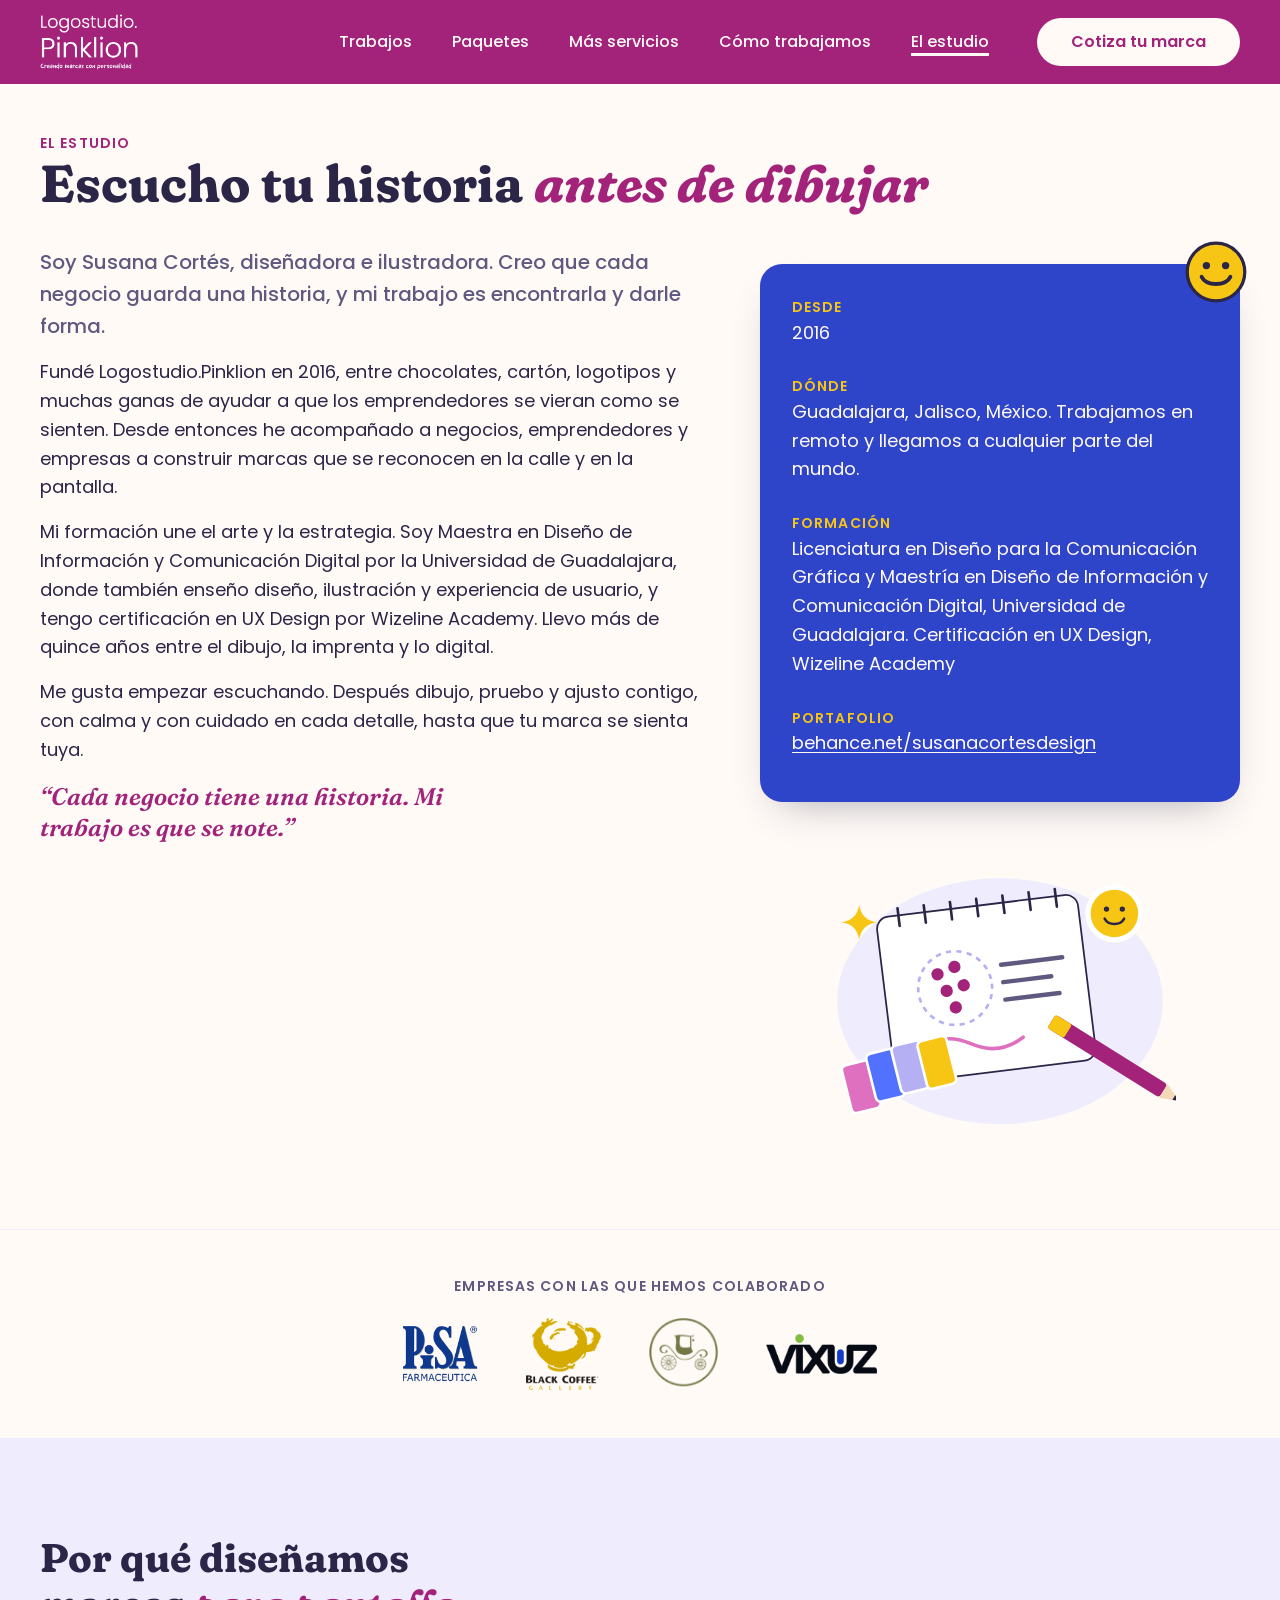
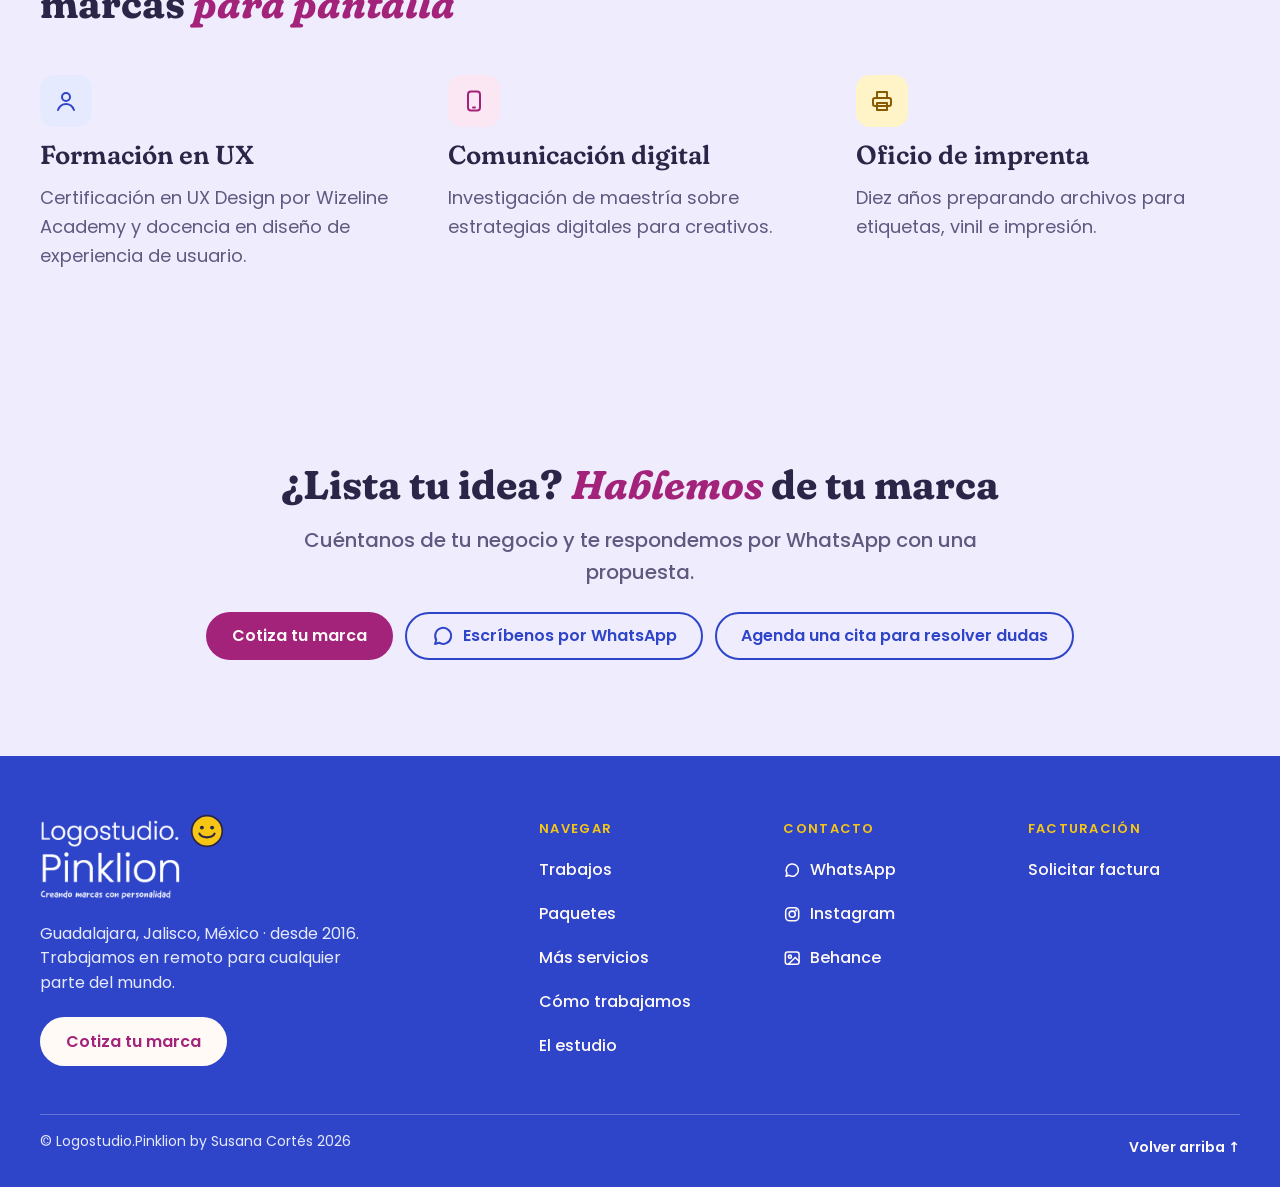
<file: estudio.html>
<!doctype html>
<html lang="es-MX">
<head>
  <meta charset="utf-8">
  <meta name="viewport" content="width=device-width, initial-scale=1, viewport-fit=cover">
  <title>El estudio · Logostudio.Pinklion</title>
  <meta name="description" content="Logostudio.Pinklion es el estudio de Susana Cortés, diseñadora e ilustradora. Desde 2016 escucha la historia de cada negocio y le da forma de marca.">
  <meta name="theme-color" content="#A3237B">
  <meta property="og:title" content="El estudio · Logostudio.Pinklion">
  <meta property="og:description" content="Logostudio.Pinklion es el estudio de Susana Cortés, diseñadora e ilustradora. Desde 2016 escucha la historia de cada negocio y le da forma de marca.">
  <meta property="og:type" content="website">
  <meta property="og:locale" content="es_MX">
  <meta property="og:site_name" content="Logostudio.Pinklion">
  <meta property="og:url" content="https://logostudiopinklion.github.io/Home/estudio.html">
  <meta property="og:image" content="https://logostudiopinklion.github.io/Home/img/vista-previa.jpg">
  <meta property="og:image:type" content="image/jpeg">
  <meta property="og:image:width" content="1200">
  <meta property="og:image:height" content="630">
  <meta property="og:image:alt" content="Logostudio.Pinklion: marcas con personalidad. Branding para cafeterías, restaurantes y emprendedores en Guadalajara, México.">
  <meta name="twitter:card" content="summary_large_image">
  <meta name="twitter:title" content="El estudio · Logostudio.Pinklion">
  <meta name="twitter:description" content="Logostudio.Pinklion es el estudio de Susana Cortés, diseñadora e ilustradora. Desde 2016 escucha la historia de cada negocio y le da forma de marca.">
  <meta name="twitter:image" content="https://logostudiopinklion.github.io/Home/img/vista-previa.jpg">
  <link rel="icon" href="img/favicon.svg" type="image/svg+xml">
  <link rel="preconnect" href="https://fonts.googleapis.com">
  <link rel="preconnect" href="https://fonts.gstatic.com" crossorigin>
  <link rel="stylesheet" href="https://fonts.googleapis.com/css2?family=Fraunces:ital,opsz,wght@0,9..144,600..800;1,9..144,600&family=Poppins:wght@400;500;600&display=swap">
  <link rel="stylesheet" href="css/estilos.css?v=20261021b">
</head>
<body>
<svg width="0" height="0" style="position:absolute" aria-hidden="true" focusable="false">
  <symbol id="i-smile" viewBox="0 0 40 40"><circle cx="20" cy="20" r="18" fill="#F7C615" stroke="#2B2547" stroke-width="2"/><circle cx="14" cy="16" r="2.3" fill="#2B2547"/><circle cx="26" cy="16" r="2.3" fill="#2B2547"/><path d="M11 23c3 6 15 6 18 0" fill="none" stroke="#2B2547" stroke-width="2.4" stroke-linecap="round"/></symbol>
  <symbol id="i-spark" viewBox="0 0 40 40"><path d="M20 0c2 12 8 18 20 20-12 2-18 8-20 20-2-12-8-18-20-20C12 18 18 12 20 0z"/></symbol>
  <symbol id="i-wa" viewBox="0 0 24 24"><path d="M4 20l1.3-4A8 8 0 1 1 8 18.7z" fill="none" stroke="currentColor" stroke-width="2" stroke-linejoin="round"/></symbol>
  <symbol id="i-tag" viewBox="0 0 24 24"><path d="M3 12V4h8l10 10-8 8z"/><circle cx="7.5" cy="8.5" r="1.5"/></symbol>
  <symbol id="i-card" viewBox="0 0 24 24"><rect x="3" y="6" width="18" height="12" rx="2"/><path d="M7 10h6M7 14h4"/></symbol>
  <symbol id="i-heart" viewBox="0 0 24 24"><path d="M12 20s-7-4.5-7-10a4 4 0 0 1 7-2.6A4 4 0 0 1 19 10c0 5.5-7 10-7 10z"/></symbol>
  <symbol id="i-book" viewBox="0 0 24 24"><path d="M12 6c-2-1.5-5-2-8-1.5v13c3-.5 6 0 8 1.5 2-1.5 5-2 8-1.5v-13c-3-.5-6 0-8 1.5zM12 6v13"/></symbol>
  <symbol id="i-search" viewBox="0 0 24 24"><circle cx="10.5" cy="10.5" r="6"/><path d="M15 15l5.5 5.5"/></symbol>
  <symbol id="i-web" viewBox="0 0 24 24"><rect x="3" y="4" width="18" height="16" rx="2"/><path d="M3 9h18M6.5 6.5h.01M9 6.5h.01"/></symbol>
  <symbol id="i-phone" viewBox="0 0 24 24"><rect x="6" y="2.5" width="12" height="19" rx="3"/><path d="M11 18.5h2"/></symbol>
  <symbol id="i-print" viewBox="0 0 24 24"><path d="M7 9V3h10v6"/><rect x="3" y="9" width="18" height="8" rx="2"/><path d="M7 14h10v7H7z"/></symbol>
  <symbol id="i-ux" viewBox="0 0 24 24"><circle cx="12" cy="8" r="4"/><path d="M4 21c1.5-4 4.5-6 8-6s6.5 2 8 6"/></symbol>
  <symbol id="i-mail" viewBox="0 0 24 24"><rect x="3" y="5" width="18" height="14" rx="3"/><path d="M4 7l8 6 8-6"/></symbol>
  <symbol id="i-ig" viewBox="0 0 24 24"><rect x="3.5" y="3.5" width="17" height="17" rx="5"/><circle cx="12" cy="12" r="4"/><circle cx="17" cy="7" r=".6"/></symbol>
  <symbol id="i-image" viewBox="0 0 24 24"><rect x="3" y="4" width="18" height="16" rx="3"/><circle cx="9" cy="10" r="2"/><path d="M21 16l-5-5-9 9"/></symbol>
  <symbol id="i-gift" viewBox="0 0 24 24"><rect x="7" y="3" width="10" height="4" rx="1.5"/><path d="M8 7l1 14h6l1-14"/><path d="M8.6 12h6.8"/></symbol>
  <symbol id="i-check" viewBox="0 0 24 24"><path d="M5 12.5l4.5 4.5L19 7.5"/></symbol>
  <symbol id="i-alert" viewBox="0 0 24 24"><path d="M12 3l10 18H2z"/><path d="M12 10v5M12 18h.01"/></symbol>
</svg>
  <a class="skip" href="#contenido">Saltar al contenido</a>

  <header class="site-header">
    <div class="wrap site-header__bar">
      <a class="brand" href="index.html" aria-label="Logostudio.Pinklion, ir al inicio">
        <img class="brand__logo" src="img/logo-pinklion.png" alt="Logostudio.Pinklion · Creando marcas con personalidad" width="700" height="400">
      </a>
      <button class="menu-toggle" type="button" aria-expanded="false" aria-controls="menu"><span>Menú</span></button>
      <nav class="nav" id="menu" aria-label="Principal">
        <ul class="nav__list">
          <li><a class="nav__link" href="trabajos.html">Trabajos</a></li>
          <li><a class="nav__link" href="paquetes.html">Paquetes</a></li>
          <li><a class="nav__link" href="servicios.html">Más servicios</a></li>
          <li><a class="nav__link" href="como-trabajamos.html">Cómo trabajamos</a></li>
          <li><a class="nav__link" href="estudio.html" aria-current="page">El estudio</a></li>
        </ul>
        <a class="btn btn--on-pink nav__cta" href="contacto.html">Cotiza tu marca</a>
        <a class="nav__wa" href="https://wa.me/523335594742" target="_blank" rel="noopener"><svg class="icon" aria-hidden="true" focusable="false"><use href="#i-wa"/></svg>Escríbenos por WhatsApp<span class="visually-hidden"> (se abre en otra pestaña)</span></a>
      </nav>
    </div>
  </header>

  <main id="contenido" tabindex="-1">
    <section class="page-head" aria-labelledby="titulo">
      <div class="wrap">
        <p class="eyebrow">El estudio</p>
        <h1 id="titulo">Escucho tu historia <em>antes de dibujar</em></h1>
      </div>
    </section>
    <section class="section" style="padding-top:0" aria-label="Quién soy">
      <div class="wrap split">
        <div class="stack">
          <!-- RETRATO: cuando tengas tu ilustración, súbela a img/ y agrega aquí:
          <div class="portrait"><img src="img/tu-ilustracion.png" alt="Ilustración de Susana Cortés" width="600" height="600"><span class="portrait__tag sticker" aria-hidden="true">¡Hola!</span></div> -->
          <p class="lead">Soy Susana Cortés, diseñadora e ilustradora. Creo que cada negocio guarda una historia, y mi trabajo es encontrarla y darle forma.</p>
          <p>Fundé Logostudio.Pinklion en 2016, entre chocolates, cartón, logotipos y muchas ganas de ayudar a que los emprendedores se vieran como se sienten. Desde entonces he acompañado a negocios, emprendedores y empresas a construir marcas que se reconocen en la calle y en la pantalla.</p>
          <p>Mi formación une el arte y la estrategia. Soy Maestra en Diseño de Información y Comunicación Digital por la Universidad de Guadalajara, donde también enseño diseño, ilustración y experiencia de usuario, y tengo certificación en UX Design por Wizeline Academy. Llevo más de quince años entre el dibujo, la imprenta y lo digital.</p>
          <p>Me gusta empezar escuchando. Después dibujo, pruebo y ajusto contigo, con calma y con cuidado en cada detalle, hasta que tu marca se sienta tuya.</p>
          <p class="quote">“Cada negocio tiene una historia. Mi trabajo es que se note.”</p>
        </div>
        <div class="stack">
        <dl class="card-blue">
          <svg class="badge" aria-hidden="true" focusable="false"><use href="#i-smile"/></svg>
          <div><dt>Desde</dt><dd>2016</dd></div>
          <div><dt>Dónde</dt><dd>Guadalajara, Jalisco, México. Trabajamos en remoto y llegamos a cualquier parte del mundo.</dd></div>
          <div><dt>Formación</dt><dd>Licenciatura en Diseño para la Comunicación Gráfica y Maestría en Diseño de Información y Comunicación Digital, Universidad de Guadalajara. Certificación en UX Design, Wizeline Academy</dd></div>
          <div><dt>Portafolio</dt><dd><a href="https://www.behance.net/susanacortesdesign" target="_blank" rel="noopener">behance.net/susanacortesdesign<span class="visually-hidden"> (se abre en otra pestaña)</span></a></dd></div>
        </dl>
        <figure class="support-art" aria-hidden="true"><img src="img/apoyo/bocetos.svg" alt="" width="400" height="320" loading="lazy"></figure>
        </div>
      </div>
    </section>
    <section class="section collab-band" aria-labelledby="colaboraciones">
      <div class="wrap">
        <h2 id="colaboraciones" class="collab-title">Empresas con las que hemos colaborado</h2>
        <ul class="collab">
          <li class="collab__logo"><img src="img/logo-pisa.png" alt="PiSA Farmacéutica" width="500" height="370"></li>
          <li class="collab__logo"><img src="img/logo-black-coffee-gallery.png" alt="Black Coffee Gallery" width="400" height="386"></li>
          <li class="collab__logo"><img src="img/logo-quinta-majam.png" alt="Quinta Majam Eventos and Resort" width="296" height="311"></li>
          <li class="collab__logo"><img src="img/logo-vixuz.png" alt="Vixuz" width="600" height="215"></li>
        </ul>
      </div>
    </section>
    <section class="section section--lilac" aria-labelledby="porque">
      <div class="wrap">
        <div class="section__head"><h2 id="porque">Por qué diseñamos marcas <em>para pantalla</em></h2></div>
        <ul class="points">
          <li class="point"><span class="icon-tile"><svg class="icon" aria-hidden="true" focusable="false"><use href="#i-ux"/></svg></span><h3>Formación en UX</h3><p>Certificación en UX Design por Wizeline Academy y docencia en diseño de experiencia de usuario.</p></li>
          <li class="point"><span class="icon-tile icon-tile--pink"><svg class="icon" aria-hidden="true" focusable="false"><use href="#i-phone"/></svg></span><h3>Comunicación digital</h3><p>Investigación de maestría sobre estrategias digitales para creativos.</p></li>
          <li class="point"><span class="icon-tile icon-tile--sun"><svg class="icon" aria-hidden="true" focusable="false"><use href="#i-print"/></svg></span><h3>Oficio de imprenta</h3><p>Diez años preparando archivos para etiquetas, vinil e impresión.</p></li>
        </ul>
      </div>
    </section>
    <section class="section section--lilac cta-band" aria-labelledby="cierre">
      <div class="wrap">
        <div class="section__head section__head--center" style="margin-bottom:0">
          <h2 id="cierre">¿Lista tu idea? <em>Hablemos</em> de tu marca</h2>
          <p class="lead">Cuéntanos de tu negocio y te respondemos por WhatsApp con una propuesta.</p>
        </div>
        <div class="btn-row">
          <a class="btn btn--primary" href="contacto.html">Cotiza tu marca</a>
          <a class="btn btn--secondary" href="https://wa.me/523335594742" target="_blank" rel="noopener"><svg class="icon" aria-hidden="true" focusable="false"><use href="#i-wa"/></svg>Escríbenos por WhatsApp<span class="visually-hidden"> (se abre en otra pestaña)</span></a>
          <a class="btn btn--secondary" href="contacto.html#agenda-cita">Agenda una cita para resolver dudas</a>
        </div>
      </div>
    </section>
  </main>

  <footer class="site-footer">
    <div class="wrap">
      <div class="footer-grid">
        <div class="footer-brand">
          <a class="brand brand--footer" href="index.html" aria-label="Logostudio.Pinklion, ir al inicio">
            <img class="brand__logo" src="img/logo-pinklion.png" alt="Logostudio.Pinklion · Creando marcas con personalidad" width="700" height="400" loading="lazy">
            <svg class="brand__smile" aria-hidden="true" focusable="false"><use href="#i-smile"/></svg>
          </a>
          <p>Guadalajara, Jalisco, México · desde 2016.<br>Trabajamos en remoto para cualquier parte del mundo.</p>
          <a class="btn btn--on-pink footer-cta" href="contacto.html">Cotiza tu marca</a>
        </div>
        <div>
          <h2>Navegar</h2>
          <ul>
            <li><a href="trabajos.html">Trabajos</a></li>
            <li><a href="paquetes.html">Paquetes</a></li>
            <li><a href="servicios.html">Más servicios</a></li>
            <li><a href="como-trabajamos.html">Cómo trabajamos</a></li>
            <li><a href="estudio.html">El estudio</a></li>
          </ul>
        </div>
        <div>
          <h2>Contacto</h2>
          <ul>
            <li><a href="https://wa.me/523335594742" target="_blank" rel="noopener"><svg class="icon" aria-hidden="true" focusable="false"><use href="#i-wa"/></svg>WhatsApp<span class="visually-hidden"> (se abre en otra pestaña)</span></a></li>
            <li><a href="https://www.instagram.com/logostudio.pinklion/" target="_blank" rel="noopener"><svg class="icon" aria-hidden="true" focusable="false"><use href="#i-ig"/></svg>Instagram<span class="visually-hidden"> (se abre en otra pestaña)</span></a></li>
            <li><a href="https://www.behance.net/susanacortesdesign" target="_blank" rel="noopener"><svg class="icon" aria-hidden="true" focusable="false"><use href="#i-image"/></svg>Behance<span class="visually-hidden"> (se abre en otra pestaña)</span></a></li>
          </ul>
        </div>
        <div>
          <h2>Facturación</h2>
          <ul>
            <li><a href="factura.html">Solicitar factura</a></li>
          </ul>
        </div>
      </div>
      <div class="footer-bottom"><p>© Logostudio.Pinklion by Susana Cortés 2026</p><a href="#contenido" class="footer-top">Volver arriba ↑</a></div>
    </div>
  </footer>

  <a class="wa-float" href="https://wa.me/523335594742" target="_blank" rel="noopener" aria-label="Escríbenos por WhatsApp (se abre en otra pestaña)"><svg class="" aria-hidden="true" focusable="false"><use href="#i-wa"/></svg></a>
  <script src="js/sitio.js?v=20261021b" defer></script>
</body>
</html>
</file>
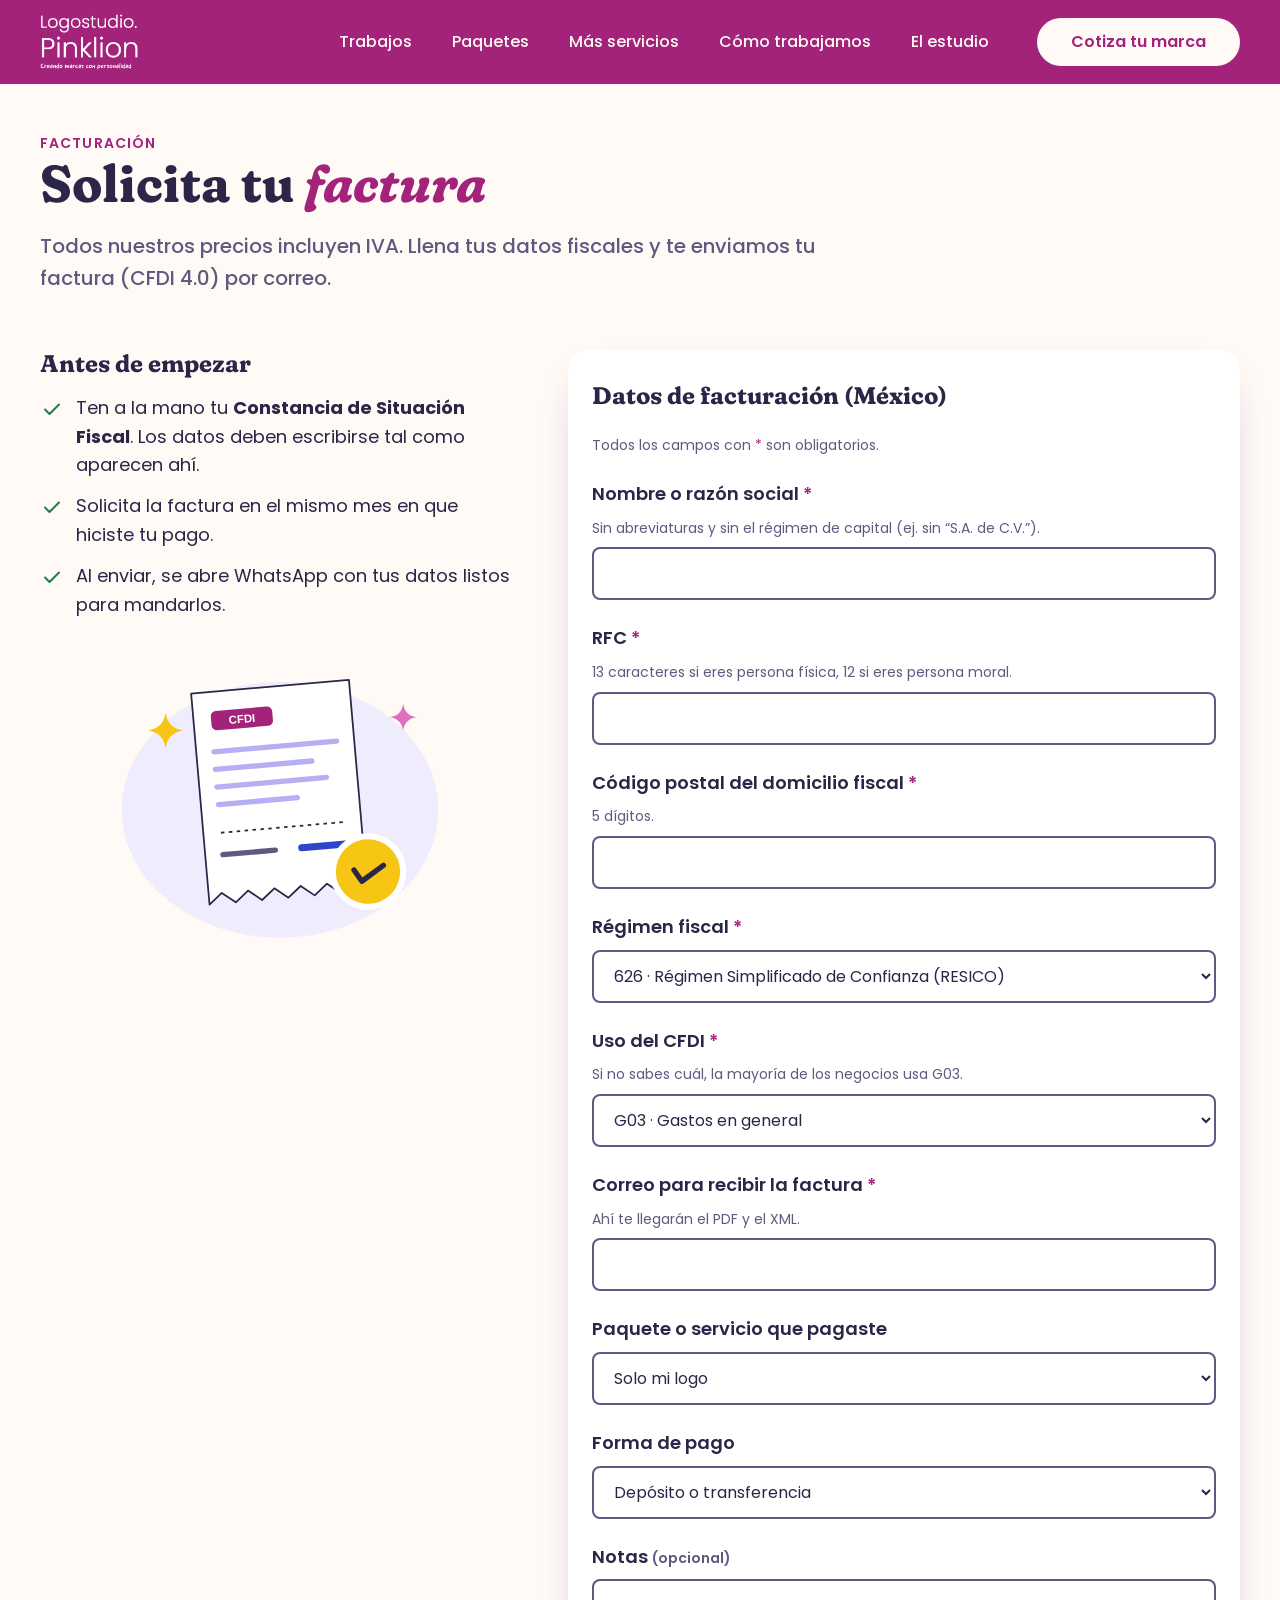
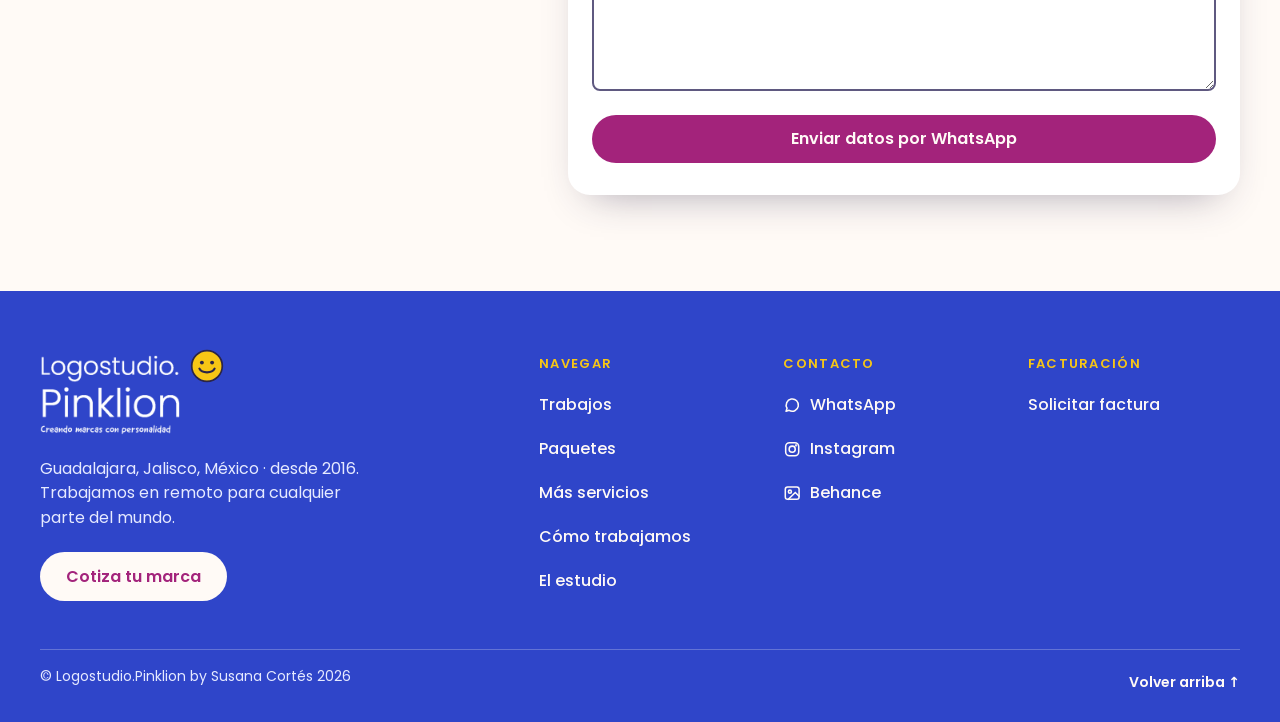
<file: factura.html>
<!doctype html>
<html lang="es-MX">
<head>
  <meta charset="utf-8">
  <meta name="viewport" content="width=device-width, initial-scale=1, viewport-fit=cover">
  <title>Solicitar factura · Logostudio.Pinklion</title>
  <meta name="description" content="Solicita tu factura CFDI 4.0 con tus datos fiscales de México. Todos los precios incluyen IVA.">
  <meta name="theme-color" content="#A3237B">
  <meta property="og:title" content="Solicitar factura · Logostudio.Pinklion">
  <meta property="og:description" content="Solicita tu factura CFDI 4.0 con tus datos fiscales de México. Todos los precios incluyen IVA.">
  <meta property="og:type" content="website">
  <meta property="og:locale" content="es_MX">
  <meta property="og:site_name" content="Logostudio.Pinklion">
  <meta property="og:url" content="https://logostudiopinklion.github.io/Home/factura.html">
  <meta property="og:image" content="https://logostudiopinklion.github.io/Home/img/vista-previa.jpg">
  <meta property="og:image:type" content="image/jpeg">
  <meta property="og:image:width" content="1200">
  <meta property="og:image:height" content="630">
  <meta property="og:image:alt" content="Logostudio.Pinklion: marcas con personalidad. Branding para cafeterías, restaurantes y emprendedores en Guadalajara, México.">
  <meta name="twitter:card" content="summary_large_image">
  <meta name="twitter:title" content="Solicitar factura · Logostudio.Pinklion">
  <meta name="twitter:description" content="Solicita tu factura CFDI 4.0 con tus datos fiscales de México. Todos los precios incluyen IVA.">
  <meta name="twitter:image" content="https://logostudiopinklion.github.io/Home/img/vista-previa.jpg">
  <link rel="icon" href="img/favicon.svg" type="image/svg+xml">
  <link rel="preconnect" href="https://fonts.googleapis.com">
  <link rel="preconnect" href="https://fonts.gstatic.com" crossorigin>
  <link rel="stylesheet" href="https://fonts.googleapis.com/css2?family=Fraunces:ital,opsz,wght@0,9..144,600..800;1,9..144,600&family=Poppins:wght@400;500;600&display=swap">
  <link rel="stylesheet" href="css/estilos.css?v=20261021b">
</head>
<body>
<svg width="0" height="0" style="position:absolute" aria-hidden="true" focusable="false">
  <symbol id="i-smile" viewBox="0 0 40 40"><circle cx="20" cy="20" r="18" fill="#F7C615" stroke="#2B2547" stroke-width="2"/><circle cx="14" cy="16" r="2.3" fill="#2B2547"/><circle cx="26" cy="16" r="2.3" fill="#2B2547"/><path d="M11 23c3 6 15 6 18 0" fill="none" stroke="#2B2547" stroke-width="2.4" stroke-linecap="round"/></symbol>
  <symbol id="i-spark" viewBox="0 0 40 40"><path d="M20 0c2 12 8 18 20 20-12 2-18 8-20 20-2-12-8-18-20-20C12 18 18 12 20 0z"/></symbol>
  <symbol id="i-wa" viewBox="0 0 24 24"><path d="M4 20l1.3-4A8 8 0 1 1 8 18.7z" fill="none" stroke="currentColor" stroke-width="2" stroke-linejoin="round"/></symbol>
  <symbol id="i-tag" viewBox="0 0 24 24"><path d="M3 12V4h8l10 10-8 8z"/><circle cx="7.5" cy="8.5" r="1.5"/></symbol>
  <symbol id="i-card" viewBox="0 0 24 24"><rect x="3" y="6" width="18" height="12" rx="2"/><path d="M7 10h6M7 14h4"/></symbol>
  <symbol id="i-heart" viewBox="0 0 24 24"><path d="M12 20s-7-4.5-7-10a4 4 0 0 1 7-2.6A4 4 0 0 1 19 10c0 5.5-7 10-7 10z"/></symbol>
  <symbol id="i-book" viewBox="0 0 24 24"><path d="M12 6c-2-1.5-5-2-8-1.5v13c3-.5 6 0 8 1.5 2-1.5 5-2 8-1.5v-13c-3-.5-6 0-8 1.5zM12 6v13"/></symbol>
  <symbol id="i-search" viewBox="0 0 24 24"><circle cx="10.5" cy="10.5" r="6"/><path d="M15 15l5.5 5.5"/></symbol>
  <symbol id="i-web" viewBox="0 0 24 24"><rect x="3" y="4" width="18" height="16" rx="2"/><path d="M3 9h18M6.5 6.5h.01M9 6.5h.01"/></symbol>
  <symbol id="i-phone" viewBox="0 0 24 24"><rect x="6" y="2.5" width="12" height="19" rx="3"/><path d="M11 18.5h2"/></symbol>
  <symbol id="i-print" viewBox="0 0 24 24"><path d="M7 9V3h10v6"/><rect x="3" y="9" width="18" height="8" rx="2"/><path d="M7 14h10v7H7z"/></symbol>
  <symbol id="i-ux" viewBox="0 0 24 24"><circle cx="12" cy="8" r="4"/><path d="M4 21c1.5-4 4.5-6 8-6s6.5 2 8 6"/></symbol>
  <symbol id="i-mail" viewBox="0 0 24 24"><rect x="3" y="5" width="18" height="14" rx="3"/><path d="M4 7l8 6 8-6"/></symbol>
  <symbol id="i-ig" viewBox="0 0 24 24"><rect x="3.5" y="3.5" width="17" height="17" rx="5"/><circle cx="12" cy="12" r="4"/><circle cx="17" cy="7" r=".6"/></symbol>
  <symbol id="i-image" viewBox="0 0 24 24"><rect x="3" y="4" width="18" height="16" rx="3"/><circle cx="9" cy="10" r="2"/><path d="M21 16l-5-5-9 9"/></symbol>
  <symbol id="i-gift" viewBox="0 0 24 24"><rect x="7" y="3" width="10" height="4" rx="1.5"/><path d="M8 7l1 14h6l1-14"/><path d="M8.6 12h6.8"/></symbol>
  <symbol id="i-check" viewBox="0 0 24 24"><path d="M5 12.5l4.5 4.5L19 7.5"/></symbol>
  <symbol id="i-alert" viewBox="0 0 24 24"><path d="M12 3l10 18H2z"/><path d="M12 10v5M12 18h.01"/></symbol>
</svg>
  <a class="skip" href="#contenido">Saltar al contenido</a>

  <header class="site-header">
    <div class="wrap site-header__bar">
      <a class="brand" href="index.html" aria-label="Logostudio.Pinklion, ir al inicio">
        <img class="brand__logo" src="img/logo-pinklion.png" alt="Logostudio.Pinklion · Creando marcas con personalidad" width="700" height="400">
      </a>
      <button class="menu-toggle" type="button" aria-expanded="false" aria-controls="menu"><span>Menú</span></button>
      <nav class="nav" id="menu" aria-label="Principal">
        <ul class="nav__list">
          <li><a class="nav__link" href="trabajos.html">Trabajos</a></li>
          <li><a class="nav__link" href="paquetes.html">Paquetes</a></li>
          <li><a class="nav__link" href="servicios.html">Más servicios</a></li>
          <li><a class="nav__link" href="como-trabajamos.html">Cómo trabajamos</a></li>
          <li><a class="nav__link" href="estudio.html">El estudio</a></li>
        </ul>
        <a class="btn btn--on-pink nav__cta" href="contacto.html">Cotiza tu marca</a>
        <a class="nav__wa" href="https://wa.me/523335594742" target="_blank" rel="noopener"><svg class="icon" aria-hidden="true" focusable="false"><use href="#i-wa"/></svg>Escríbenos por WhatsApp<span class="visually-hidden"> (se abre en otra pestaña)</span></a>
      </nav>
    </div>
  </header>

  <main id="contenido" tabindex="-1">
    <section class="page-head" aria-labelledby="titulo">
      <div class="wrap">
        <p class="eyebrow">Facturación</p>
        <h1 id="titulo">Solicita tu <em>factura</em></h1>
        <p class="lead">Todos nuestros precios incluyen IVA. Llena tus datos fiscales y te enviamos tu factura (CFDI 4.0) por correo.</p>
      </div>
    </section>
    <section class="section" style="padding-top:var(--space-5)" aria-label="Datos de facturación">
      <div class="wrap contact-grid">
        <div class="stack">
          <h2 style="font-size:1.5rem">Antes de empezar</h2>
          <ul class="list-check">
            <li><svg class="icon" aria-hidden="true" focusable="false"><use href="#i-check"/></svg><span>Ten a la mano tu <strong>Constancia de Situación Fiscal</strong>. Los datos deben escribirse tal como aparecen ahí.</span></li>
            <li><svg class="icon" aria-hidden="true" focusable="false"><use href="#i-check"/></svg><span>Solicita la factura en el mismo mes en que hiciste tu pago.</span></li>
            <li><svg class="icon" aria-hidden="true" focusable="false"><use href="#i-check"/></svg><span>Al enviar, se abre WhatsApp con tus datos listos para mandarlos.</span></li>
          </ul>
          <figure class="support-art" aria-hidden="true"><img src="img/apoyo/recibo.svg" alt="" width="400" height="320" loading="lazy"></figure>
        </div>
        <div>
          <form class="form" id="factura" novalidate aria-labelledby="fact-titulo">
            <h2 id="fact-titulo" style="font-size:1.5rem">Datos de facturación (México)</h2>
            <p class="form-note">Todos los campos con <span class="req" aria-hidden="true">*</span> son obligatorios.</p>
              <div class="field">
                <label for="razon">Nombre o razón social <span class="req" aria-hidden="true">*</span><span class="visually-hidden">(obligatorio)</span></label>
                <span class="hint" id="razon-hint">Sin abreviaturas y sin el régimen de capital (ej. sin “S.A. de C.V.”).</span>
                <input id="razon" name="razon" type="text" autocomplete="organization" required aria-describedby="razon-hint razon-error">
                <p class="error" id="razon-error" role="alert"><svg class="icon" aria-hidden="true" focusable="false"><use href="#i-alert"/></svg><span></span></p>
              </div>
              <div class="field">
                <label for="rfc">RFC <span class="req" aria-hidden="true">*</span><span class="visually-hidden">(obligatorio)</span></label>
                <span class="hint" id="rfc-hint">13 caracteres si eres persona física, 12 si eres persona moral.</span>
                <input id="rfc" name="rfc" type="text" autocomplete="off" maxlength="13" style="text-transform:uppercase" required aria-describedby="rfc-hint rfc-error">
                <p class="error" id="rfc-error" role="alert"><svg class="icon" aria-hidden="true" focusable="false"><use href="#i-alert"/></svg><span></span></p>
              </div>
              <div class="field">
                <label for="cp">Código postal del domicilio fiscal <span class="req" aria-hidden="true">*</span><span class="visually-hidden">(obligatorio)</span></label>
                <span class="hint" id="cp-hint">5 dígitos.</span>
                <input id="cp" name="cp" type="text" autocomplete="postal-code" inputmode="numeric" maxlength="5" required aria-describedby="cp-hint cp-error">
                <p class="error" id="cp-error" role="alert"><svg class="icon" aria-hidden="true" focusable="false"><use href="#i-alert"/></svg><span></span></p>
              </div>
              <div class="field">
                <label for="regimen">Régimen fiscal <span class="req" aria-hidden="true">*</span><span class="visually-hidden">(obligatorio)</span></label>
                <select id="regimen" name="regimen">
                  <option value="626">626 · Régimen Simplificado de Confianza (RESICO)</option>
                  <option value="612">612 · Personas Físicas con Actividades Empresariales y Profesionales</option>
                  <option value="625">625 · Actividades Empresariales con ingresos a través de Plataformas Tecnológicas</option>
                  <option value="621">621 · Incorporación Fiscal</option>
                  <option value="606">606 · Arrendamiento</option>
                  <option value="605">605 · Sueldos y Salarios e Ingresos Asimilados a Salarios</option>
                  <option value="616">616 · Sin obligaciones fiscales</option>
                  <option value="601">601 · General de Ley Personas Morales</option>
                  <option value="603">603 · Personas Morales con Fines no Lucrativos</option>
                </select>
              </div>
              <div class="field">
                <label for="uso">Uso del CFDI <span class="req" aria-hidden="true">*</span><span class="visually-hidden">(obligatorio)</span></label>
                <span class="hint" id="uso-hint">Si no sabes cuál, la mayoría de los negocios usa G03.</span>
                <select id="uso" name="uso" aria-describedby="uso-hint">
                  <option value="G03">G03 · Gastos en general</option>
                  <option value="G01">G01 · Adquisición de mercancías</option>
                  <option value="S01">S01 · Sin efectos fiscales</option>
                </select>
              </div>
              <div class="field">
                <label for="correo">Correo para recibir la factura <span class="req" aria-hidden="true">*</span><span class="visually-hidden">(obligatorio)</span></label>
                <span class="hint" id="correo-hint">Ahí te llegarán el PDF y el XML.</span>
                <input id="correo" name="correo" type="text" autocomplete="email" inputmode="email" required aria-describedby="correo-hint correo-error">
                <p class="error" id="correo-error" role="alert"><svg class="icon" aria-hidden="true" focusable="false"><use href="#i-alert"/></svg><span></span></p>
              </div>
              <div class="field">
                <label for="concepto">Paquete o servicio que pagaste</label>
                <select id="concepto" name="concepto">
                  <option value="Solo mi logo">Solo mi logo</option>
                  <option value="Branding">Branding</option>
                  <option value="Cafecito Negro">Cafecito Negro</option>
                  <option value="Capuchino">Capuchino</option>
                  <option value="Mi Cafecito">Mi Cafecito</option>
                  <option value="Logo + identidad para Instagram">Logo + identidad para Instagram</option>
                  <option value="UX / UI para sitios web y apps">UX / UI para sitios web y apps</option>
                  <option value="Etiquetas">Etiquetas</option>
                  <option value="Publicidad impresa">Publicidad impresa</option>
                  <option value="Redes sociales">Redes sociales</option>
                  <option value="Libros ilustrados">Libros ilustrados</option>
                  <option value="Investigación de usuario">Investigación de usuario</option>
                  <option value="Página web">Página web</option>
                  <option value="Artículos promocionales">Artículos promocionales</option>
                </select>
              </div>
              <div class="field">
                <label for="formapago">Forma de pago</label>
                <select id="formapago" name="formapago">
                  <option value="Depósito o transferencia">Depósito o transferencia</option>
                  <option value="Tarjeta con PayPal">Tarjeta con PayPal</option>
                  <option value="Tarjeta con Mercado Pago">Tarjeta con Mercado Pago</option>
                  <option value="Tarjeta con Stripe">Tarjeta con Stripe</option>
                  <option value="Efectivo">Efectivo</option>
                </select>
              </div>
              <div class="field">
                <label for="notas">Notas <span class="small">(opcional)</span></label>
                <textarea id="notas" name="notas" placeholder=""></textarea>
              </div>
              <button class="btn btn--primary" type="submit">Enviar datos por WhatsApp</button>
          </form>
          <div class="notice" id="factura-enviada" hidden>
            <h2 tabindex="-1">¡Listo! Tus datos están en WhatsApp</h2>
            <p>Solo falta que envíes el mensaje. Te mandamos tu factura al correo que escribiste.</p>
            <p>¿No se abrió? <a href="https://wa.me/523335594742" target="_blank" rel="noopener">Abrir WhatsApp con tus datos<span class="visually-hidden"> (se abre en otra pestaña)</span></a></p>
          </div>
        </div>
      </div>
    </section>
  </main>

  <footer class="site-footer">
    <div class="wrap">
      <div class="footer-grid">
        <div class="footer-brand">
          <a class="brand brand--footer" href="index.html" aria-label="Logostudio.Pinklion, ir al inicio">
            <img class="brand__logo" src="img/logo-pinklion.png" alt="Logostudio.Pinklion · Creando marcas con personalidad" width="700" height="400" loading="lazy">
            <svg class="brand__smile" aria-hidden="true" focusable="false"><use href="#i-smile"/></svg>
          </a>
          <p>Guadalajara, Jalisco, México · desde 2016.<br>Trabajamos en remoto para cualquier parte del mundo.</p>
          <a class="btn btn--on-pink footer-cta" href="contacto.html">Cotiza tu marca</a>
        </div>
        <div>
          <h2>Navegar</h2>
          <ul>
            <li><a href="trabajos.html">Trabajos</a></li>
            <li><a href="paquetes.html">Paquetes</a></li>
            <li><a href="servicios.html">Más servicios</a></li>
            <li><a href="como-trabajamos.html">Cómo trabajamos</a></li>
            <li><a href="estudio.html">El estudio</a></li>
          </ul>
        </div>
        <div>
          <h2>Contacto</h2>
          <ul>
            <li><a href="https://wa.me/523335594742" target="_blank" rel="noopener"><svg class="icon" aria-hidden="true" focusable="false"><use href="#i-wa"/></svg>WhatsApp<span class="visually-hidden"> (se abre en otra pestaña)</span></a></li>
            <li><a href="https://www.instagram.com/logostudio.pinklion/" target="_blank" rel="noopener"><svg class="icon" aria-hidden="true" focusable="false"><use href="#i-ig"/></svg>Instagram<span class="visually-hidden"> (se abre en otra pestaña)</span></a></li>
            <li><a href="https://www.behance.net/susanacortesdesign" target="_blank" rel="noopener"><svg class="icon" aria-hidden="true" focusable="false"><use href="#i-image"/></svg>Behance<span class="visually-hidden"> (se abre en otra pestaña)</span></a></li>
          </ul>
        </div>
        <div>
          <h2>Facturación</h2>
          <ul>
            <li><a href="factura.html">Solicitar factura</a></li>
          </ul>
        </div>
      </div>
      <div class="footer-bottom"><p>© Logostudio.Pinklion by Susana Cortés 2026</p><a href="#contenido" class="footer-top">Volver arriba ↑</a></div>
    </div>
  </footer>

  <a class="wa-float" href="https://wa.me/523335594742" target="_blank" rel="noopener" aria-label="Escríbenos por WhatsApp (se abre en otra pestaña)"><svg class="" aria-hidden="true" focusable="false"><use href="#i-wa"/></svg></a>
  <script src="js/sitio.js?v=20261021b" defer></script>
</body>
</html>
</file>
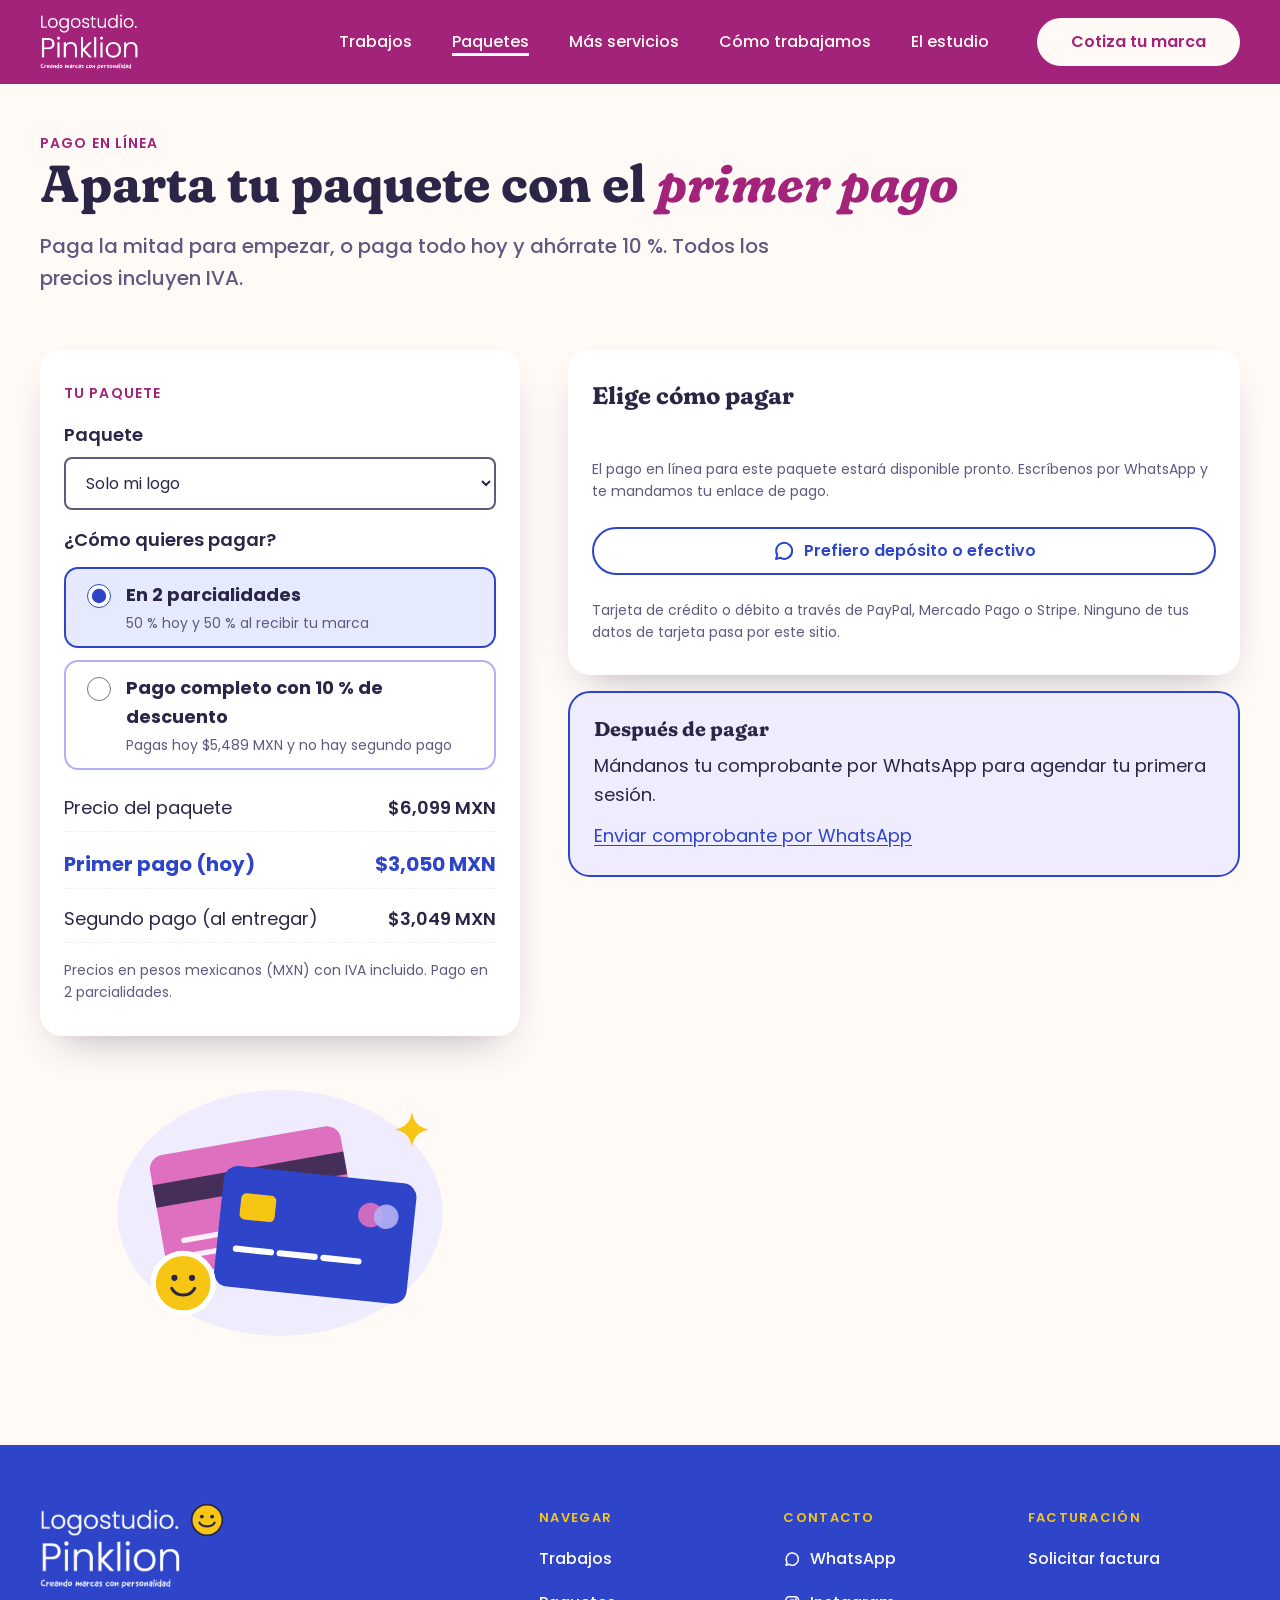
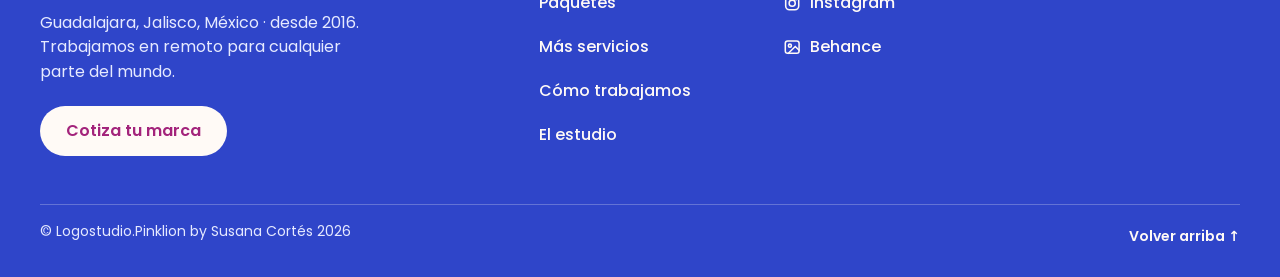
<file: pagar.html>
<!doctype html>
<html lang="es-MX">
<head>
  <meta charset="utf-8">
  <meta name="viewport" content="width=device-width, initial-scale=1, viewport-fit=cover">
  <title>Pagar paquete · Logostudio.Pinklion</title>
  <meta name="description" content="Aparta tu paquete de branding con el primer pago en línea: PayPal, Mercado Pago o Stripe.">
  <meta name="robots" content="noindex">
  <meta name="theme-color" content="#A3237B">
  <meta property="og:title" content="Pagar paquete · Logostudio.Pinklion">
  <meta property="og:description" content="Aparta tu paquete de branding con el primer pago en línea: PayPal, Mercado Pago o Stripe.">
  <meta property="og:type" content="website">
  <meta property="og:locale" content="es_MX">
  <meta property="og:site_name" content="Logostudio.Pinklion">
  <meta property="og:url" content="https://logostudiopinklion.github.io/Home/pagar.html">
  <meta property="og:image" content="https://logostudiopinklion.github.io/Home/img/vista-previa.jpg">
  <meta property="og:image:type" content="image/jpeg">
  <meta property="og:image:width" content="1200">
  <meta property="og:image:height" content="630">
  <meta property="og:image:alt" content="Logostudio.Pinklion: marcas con personalidad. Branding para cafeterías, restaurantes y emprendedores en Guadalajara, México.">
  <meta name="twitter:card" content="summary_large_image">
  <meta name="twitter:title" content="Pagar paquete · Logostudio.Pinklion">
  <meta name="twitter:description" content="Aparta tu paquete de branding con el primer pago en línea: PayPal, Mercado Pago o Stripe.">
  <meta name="twitter:image" content="https://logostudiopinklion.github.io/Home/img/vista-previa.jpg">
  <link rel="icon" href="img/favicon.svg" type="image/svg+xml">
  <link rel="preconnect" href="https://fonts.googleapis.com">
  <link rel="preconnect" href="https://fonts.gstatic.com" crossorigin>
  <link rel="stylesheet" href="https://fonts.googleapis.com/css2?family=Fraunces:ital,opsz,wght@0,9..144,600..800;1,9..144,600&family=Poppins:wght@400;500;600&display=swap">
  <link rel="stylesheet" href="css/estilos.css?v=20261021b">
</head>
<body>
<svg width="0" height="0" style="position:absolute" aria-hidden="true" focusable="false">
  <symbol id="i-smile" viewBox="0 0 40 40"><circle cx="20" cy="20" r="18" fill="#F7C615" stroke="#2B2547" stroke-width="2"/><circle cx="14" cy="16" r="2.3" fill="#2B2547"/><circle cx="26" cy="16" r="2.3" fill="#2B2547"/><path d="M11 23c3 6 15 6 18 0" fill="none" stroke="#2B2547" stroke-width="2.4" stroke-linecap="round"/></symbol>
  <symbol id="i-spark" viewBox="0 0 40 40"><path d="M20 0c2 12 8 18 20 20-12 2-18 8-20 20-2-12-8-18-20-20C12 18 18 12 20 0z"/></symbol>
  <symbol id="i-wa" viewBox="0 0 24 24"><path d="M4 20l1.3-4A8 8 0 1 1 8 18.7z" fill="none" stroke="currentColor" stroke-width="2" stroke-linejoin="round"/></symbol>
  <symbol id="i-tag" viewBox="0 0 24 24"><path d="M3 12V4h8l10 10-8 8z"/><circle cx="7.5" cy="8.5" r="1.5"/></symbol>
  <symbol id="i-card" viewBox="0 0 24 24"><rect x="3" y="6" width="18" height="12" rx="2"/><path d="M7 10h6M7 14h4"/></symbol>
  <symbol id="i-heart" viewBox="0 0 24 24"><path d="M12 20s-7-4.5-7-10a4 4 0 0 1 7-2.6A4 4 0 0 1 19 10c0 5.5-7 10-7 10z"/></symbol>
  <symbol id="i-book" viewBox="0 0 24 24"><path d="M12 6c-2-1.5-5-2-8-1.5v13c3-.5 6 0 8 1.5 2-1.5 5-2 8-1.5v-13c-3-.5-6 0-8 1.5zM12 6v13"/></symbol>
  <symbol id="i-search" viewBox="0 0 24 24"><circle cx="10.5" cy="10.5" r="6"/><path d="M15 15l5.5 5.5"/></symbol>
  <symbol id="i-web" viewBox="0 0 24 24"><rect x="3" y="4" width="18" height="16" rx="2"/><path d="M3 9h18M6.5 6.5h.01M9 6.5h.01"/></symbol>
  <symbol id="i-phone" viewBox="0 0 24 24"><rect x="6" y="2.5" width="12" height="19" rx="3"/><path d="M11 18.5h2"/></symbol>
  <symbol id="i-print" viewBox="0 0 24 24"><path d="M7 9V3h10v6"/><rect x="3" y="9" width="18" height="8" rx="2"/><path d="M7 14h10v7H7z"/></symbol>
  <symbol id="i-ux" viewBox="0 0 24 24"><circle cx="12" cy="8" r="4"/><path d="M4 21c1.5-4 4.5-6 8-6s6.5 2 8 6"/></symbol>
  <symbol id="i-mail" viewBox="0 0 24 24"><rect x="3" y="5" width="18" height="14" rx="3"/><path d="M4 7l8 6 8-6"/></symbol>
  <symbol id="i-ig" viewBox="0 0 24 24"><rect x="3.5" y="3.5" width="17" height="17" rx="5"/><circle cx="12" cy="12" r="4"/><circle cx="17" cy="7" r=".6"/></symbol>
  <symbol id="i-image" viewBox="0 0 24 24"><rect x="3" y="4" width="18" height="16" rx="3"/><circle cx="9" cy="10" r="2"/><path d="M21 16l-5-5-9 9"/></symbol>
  <symbol id="i-gift" viewBox="0 0 24 24"><rect x="7" y="3" width="10" height="4" rx="1.5"/><path d="M8 7l1 14h6l1-14"/><path d="M8.6 12h6.8"/></symbol>
  <symbol id="i-check" viewBox="0 0 24 24"><path d="M5 12.5l4.5 4.5L19 7.5"/></symbol>
  <symbol id="i-alert" viewBox="0 0 24 24"><path d="M12 3l10 18H2z"/><path d="M12 10v5M12 18h.01"/></symbol>
</svg>
  <a class="skip" href="#contenido">Saltar al contenido</a>

  <header class="site-header">
    <div class="wrap site-header__bar">
      <a class="brand" href="index.html" aria-label="Logostudio.Pinklion, ir al inicio">
        <img class="brand__logo" src="img/logo-pinklion.png" alt="Logostudio.Pinklion · Creando marcas con personalidad" width="700" height="400">
      </a>
      <button class="menu-toggle" type="button" aria-expanded="false" aria-controls="menu"><span>Menú</span></button>
      <nav class="nav" id="menu" aria-label="Principal">
        <ul class="nav__list">
          <li><a class="nav__link" href="trabajos.html">Trabajos</a></li>
          <li><a class="nav__link" href="paquetes.html" aria-current="page">Paquetes</a></li>
          <li><a class="nav__link" href="servicios.html">Más servicios</a></li>
          <li><a class="nav__link" href="como-trabajamos.html">Cómo trabajamos</a></li>
          <li><a class="nav__link" href="estudio.html">El estudio</a></li>
        </ul>
        <a class="btn btn--on-pink nav__cta" href="contacto.html">Cotiza tu marca</a>
        <a class="nav__wa" href="https://wa.me/523335594742" target="_blank" rel="noopener"><svg class="icon" aria-hidden="true" focusable="false"><use href="#i-wa"/></svg>Escríbenos por WhatsApp<span class="visually-hidden"> (se abre en otra pestaña)</span></a>
      </nav>
    </div>
  </header>

  <main id="contenido" tabindex="-1">
    <section class="page-head" aria-labelledby="titulo">
      <div class="wrap">
        <p class="eyebrow">Pago en línea</p>
        <h1 id="titulo">Aparta tu paquete con el <em>primer pago</em></h1>
        <p class="lead">Paga la mitad para empezar, o paga todo hoy y ahórrate 10 %. Todos los precios incluyen IVA.</p>
      </div>
    </section>
    <section class="section" style="padding-top:var(--space-5)" aria-label="Pago">
      <div class="wrap contact-grid">
        <div class="stack">
        <div class="checkout-summary" aria-live="polite">
          <p class="eyebrow">Tu paquete</p>
          <div class="field">
            <label for="pk">Paquete</label>
            <select id="pk"></select>
          </div>
          <fieldset class="plan">
            <legend>¿Cómo quieres pagar?</legend>
            <label class="plan__opt"><input type="radio" name="plan" id="plan-partes" value="partes" checked><span><strong>En 2 parcialidades</strong><span class="small">50 % hoy y 50 % al recibir tu marca</span></span></label>
            <label class="plan__opt"><input type="radio" name="plan" id="plan-completo" value="completo"><span><strong>Pago completo con <span id="desc-pct">10 %</span> de descuento</strong><span class="small">Pagas hoy <span id="desc-precio">—</span> y no hay segundo pago</span></span></label>
          </fieldset>
          <dl class="checkout-lines">
            <div><dt>Precio del paquete</dt><dd id="total">—</dd></div>
            <div id="ahorro-row" class="checkout-save" hidden><dt>Descuento por pago completo</dt><dd id="ahorro">—</dd></div>
            <div class="checkout-now"><dt id="hoy-label">Primer pago (hoy)</dt><dd id="anticipo">—</dd></div>
            <div id="resto-row"><dt>Segundo pago (al entregar)</dt><dd id="resto">—</dd></div>
          </dl>
          <p class="small">Precios en pesos mexicanos (MXN) con IVA incluido. <span id="parcial"></span></p>
        </div>
        <figure class="support-art" aria-hidden="true"><img src="img/apoyo/pago.svg" alt="" width="400" height="320" loading="lazy"></figure>
        </div>
        <div class="stack">
          <div class="form checkout-pay">
            <h2 style="font-size:1.5rem">Elige cómo pagar</h2>
            <div class="pay-buttons" id="pay-buttons">
              <a class="btn btn--primary pay-btn" id="pay-paypal" hidden target="_blank" rel="noopener">Pagar con PayPal<span class="visually-hidden"> (se abre en otra pestaña)</span></a>
              <a class="btn btn--primary pay-btn" id="pay-mercadopago" hidden target="_blank" rel="noopener">Pagar con Mercado Pago<span class="visually-hidden"> (se abre en otra pestaña)</span></a>
              <a class="btn btn--primary pay-btn" id="pay-stripe" hidden target="_blank" rel="noopener">Pagar con tarjeta (Stripe)<span class="visually-hidden"> (se abre en otra pestaña)</span></a>
            </div>
            <p class="small" id="pay-none" hidden>El pago en línea para este paquete estará disponible pronto. Escríbenos por WhatsApp y te mandamos tu enlace de pago.</p>
            <a class="btn btn--secondary" id="pay-wa" href="https://wa.me/523335594742?text=Hola%2C%20quiero%20pagar%20mi%20paquete%20por%20dep%C3%B3sito%20o%20en%20efectivo.%20Paquete%3A%20" target="_blank" rel="noopener"><svg class="icon" aria-hidden="true" focusable="false"><use href="#i-wa"/></svg>Prefiero depósito o efectivo<span class="visually-hidden"> (se abre en otra pestaña)</span></a>
            <p class="small">Tarjeta de crédito o débito a través de PayPal, Mercado Pago o Stripe. Ninguno de tus datos de tarjeta pasa por este sitio.</p>
          </div>
          <div class="notice" style="background:var(--color-lilac-100);border-color:var(--color-blue-700)">
            <h2 style="font-size:1.25rem">Después de pagar</h2>
            <p>Mándanos tu comprobante por WhatsApp para agendar tu primera sesión.</p>
            <p><a id="pay-proof" href="https://wa.me/523335594742" target="_blank" rel="noopener">Enviar comprobante por WhatsApp<span class="visually-hidden"> (se abre en otra pestaña)</span></a></p>
          </div>
        </div>
      </div>
    </section>
    <script type="application/json" id="paquetes-data">[{"id": "Solo mi logo", "nombre": "Solo mi logo", "precio": 6099, "pago": "Pago en 2 parcialidades"}, {"id": "Branding", "nombre": "Branding", "precio": 8000, "pago": "Pago en 2 parcialidades"}, {"id": "Cafecito Negro", "nombre": "Cafecito Negro", "precio": 7170, "pago": "Pago en 2 parcialidades"}, {"id": "Capuchino", "nombre": "Capuchino", "precio": 8198, "pago": "Pago en 2 o 3 parcialidades"}, {"id": "Mi Cafecito", "nombre": "Mi Cafecito", "precio": 10300, "pago": "Pago en 2 parcialidades"}, {"id": "Logo + identidad para Instagram", "nombre": "Logo + identidad para Instagram", "precio": 11643, "pago": "Pago en 2 parcialidades"}]</script>
    <noscript><div class="wrap"><p>Para pagar, <a href="https://wa.me/523335594742">escríbenos por WhatsApp</a>.</p></div></noscript>
  </main>

  <footer class="site-footer">
    <div class="wrap">
      <div class="footer-grid">
        <div class="footer-brand">
          <a class="brand brand--footer" href="index.html" aria-label="Logostudio.Pinklion, ir al inicio">
            <img class="brand__logo" src="img/logo-pinklion.png" alt="Logostudio.Pinklion · Creando marcas con personalidad" width="700" height="400" loading="lazy">
            <svg class="brand__smile" aria-hidden="true" focusable="false"><use href="#i-smile"/></svg>
          </a>
          <p>Guadalajara, Jalisco, México · desde 2016.<br>Trabajamos en remoto para cualquier parte del mundo.</p>
          <a class="btn btn--on-pink footer-cta" href="contacto.html">Cotiza tu marca</a>
        </div>
        <div>
          <h2>Navegar</h2>
          <ul>
            <li><a href="trabajos.html">Trabajos</a></li>
            <li><a href="paquetes.html">Paquetes</a></li>
            <li><a href="servicios.html">Más servicios</a></li>
            <li><a href="como-trabajamos.html">Cómo trabajamos</a></li>
            <li><a href="estudio.html">El estudio</a></li>
          </ul>
        </div>
        <div>
          <h2>Contacto</h2>
          <ul>
            <li><a href="https://wa.me/523335594742" target="_blank" rel="noopener"><svg class="icon" aria-hidden="true" focusable="false"><use href="#i-wa"/></svg>WhatsApp<span class="visually-hidden"> (se abre en otra pestaña)</span></a></li>
            <li><a href="https://www.instagram.com/logostudio.pinklion/" target="_blank" rel="noopener"><svg class="icon" aria-hidden="true" focusable="false"><use href="#i-ig"/></svg>Instagram<span class="visually-hidden"> (se abre en otra pestaña)</span></a></li>
            <li><a href="https://www.behance.net/susanacortesdesign" target="_blank" rel="noopener"><svg class="icon" aria-hidden="true" focusable="false"><use href="#i-image"/></svg>Behance<span class="visually-hidden"> (se abre en otra pestaña)</span></a></li>
          </ul>
        </div>
        <div>
          <h2>Facturación</h2>
          <ul>
            <li><a href="factura.html">Solicitar factura</a></li>
          </ul>
        </div>
      </div>
      <div class="footer-bottom"><p>© Logostudio.Pinklion by Susana Cortés 2026</p><a href="#contenido" class="footer-top">Volver arriba ↑</a></div>
    </div>
  </footer>

  <a class="wa-float" href="https://wa.me/523335594742" target="_blank" rel="noopener" aria-label="Escríbenos por WhatsApp (se abre en otra pestaña)"><svg class="" aria-hidden="true" focusable="false"><use href="#i-wa"/></svg></a>
  <script src="js/pagos-config.js?v=20261021b" defer></script>
  <script src="js/sitio.js?v=20261021b" defer></script>
</body>
</html>
</file>
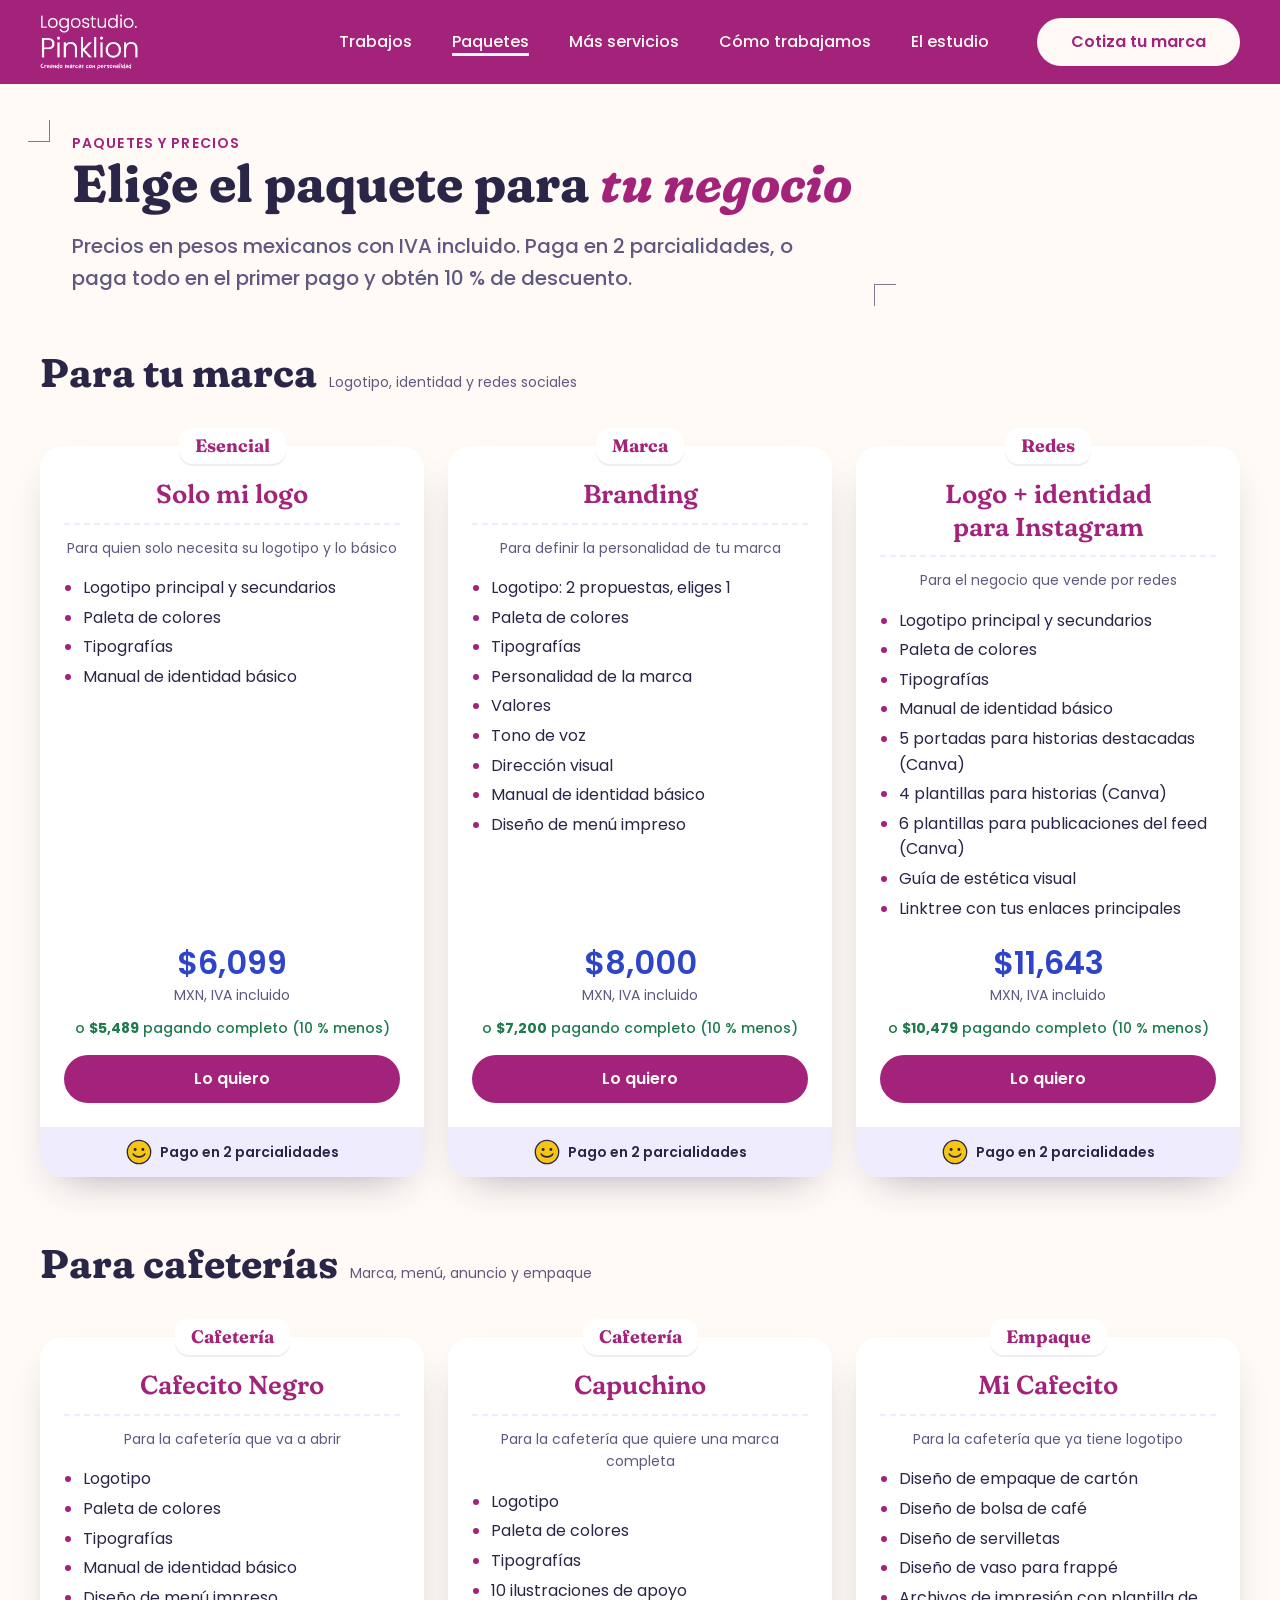
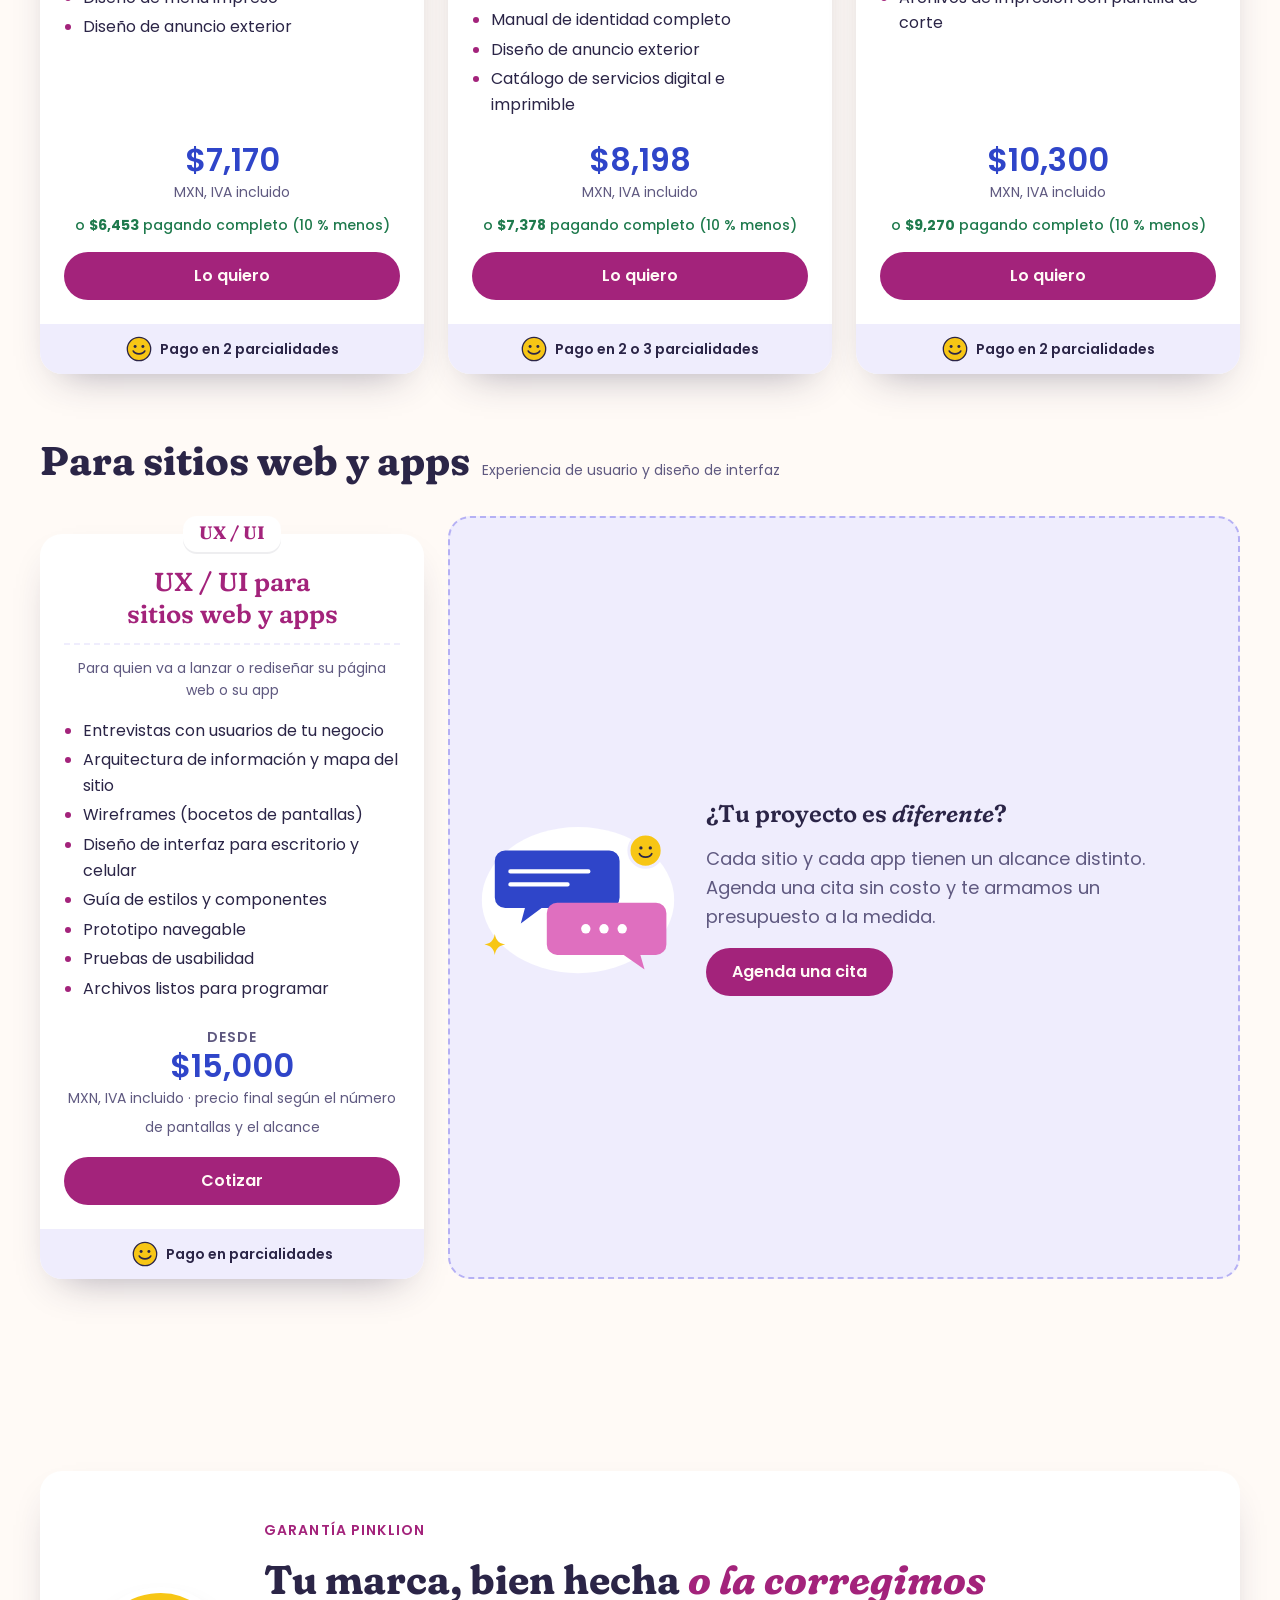
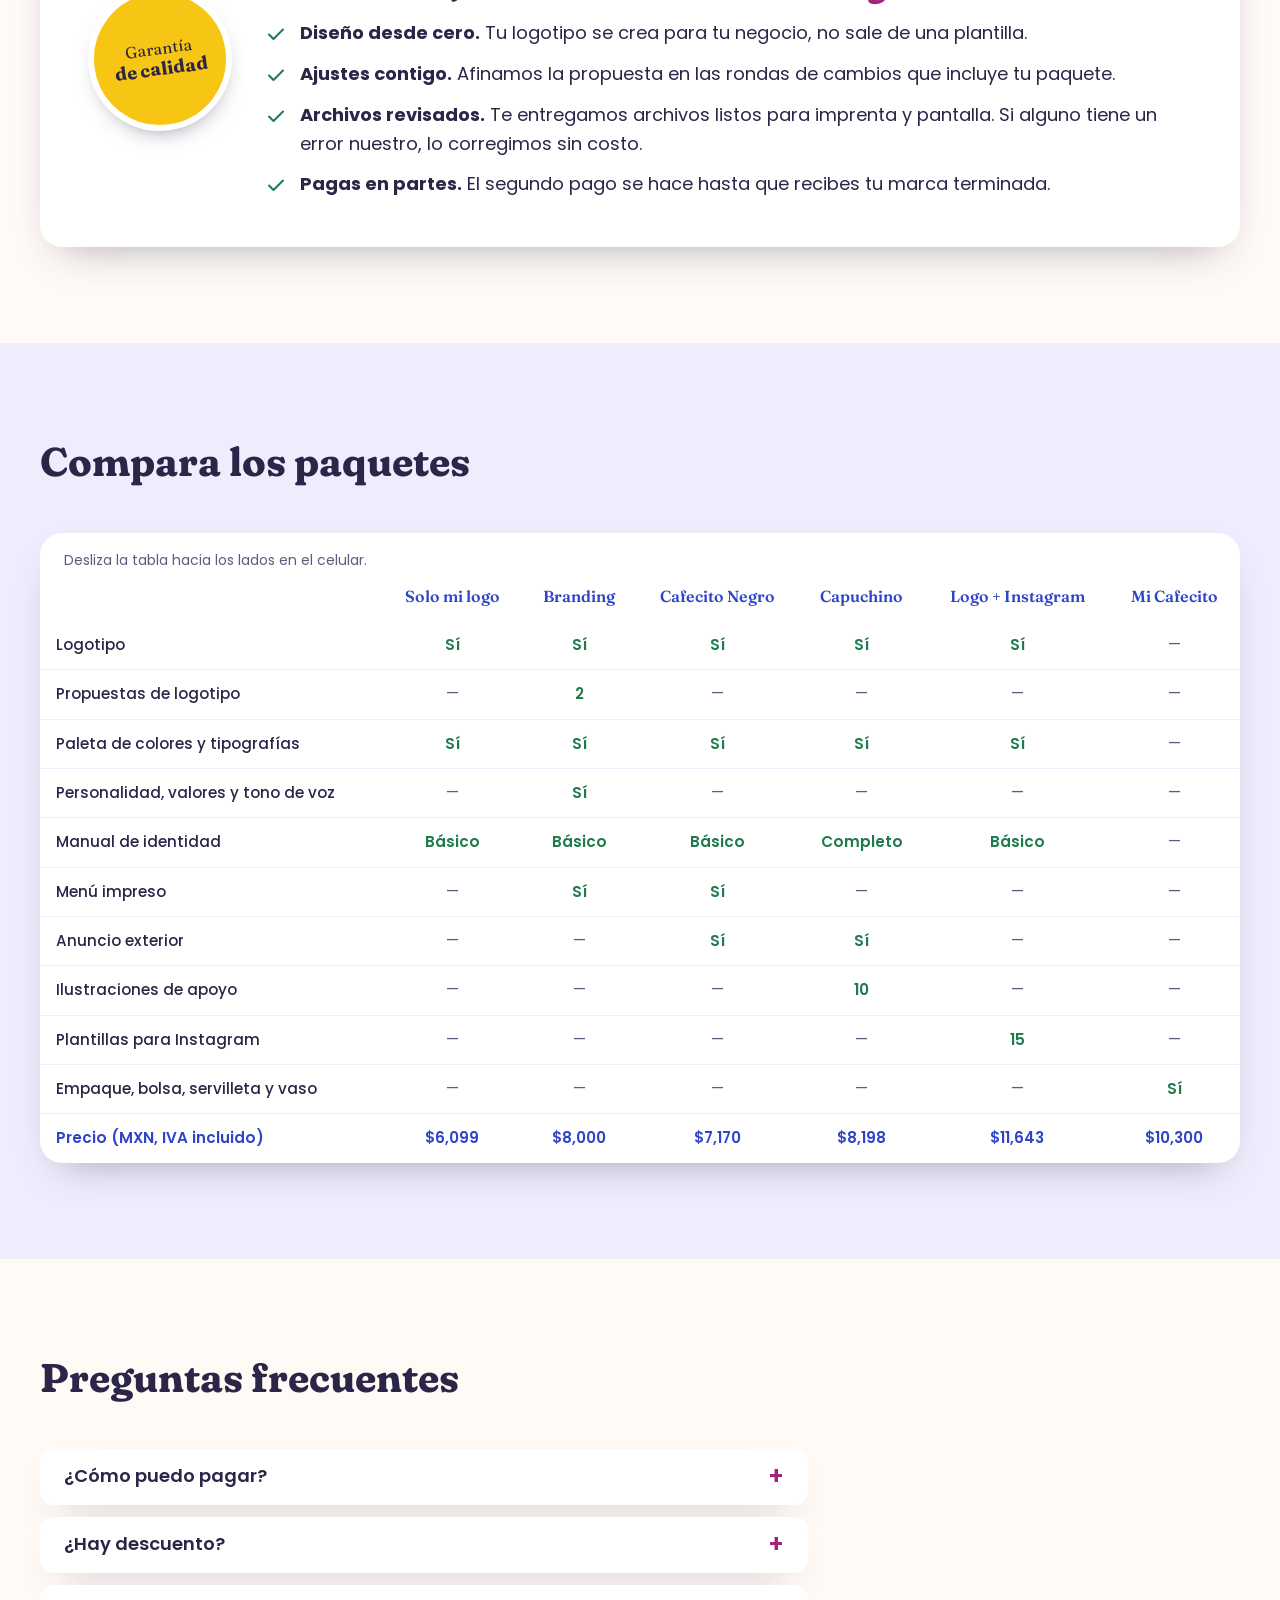
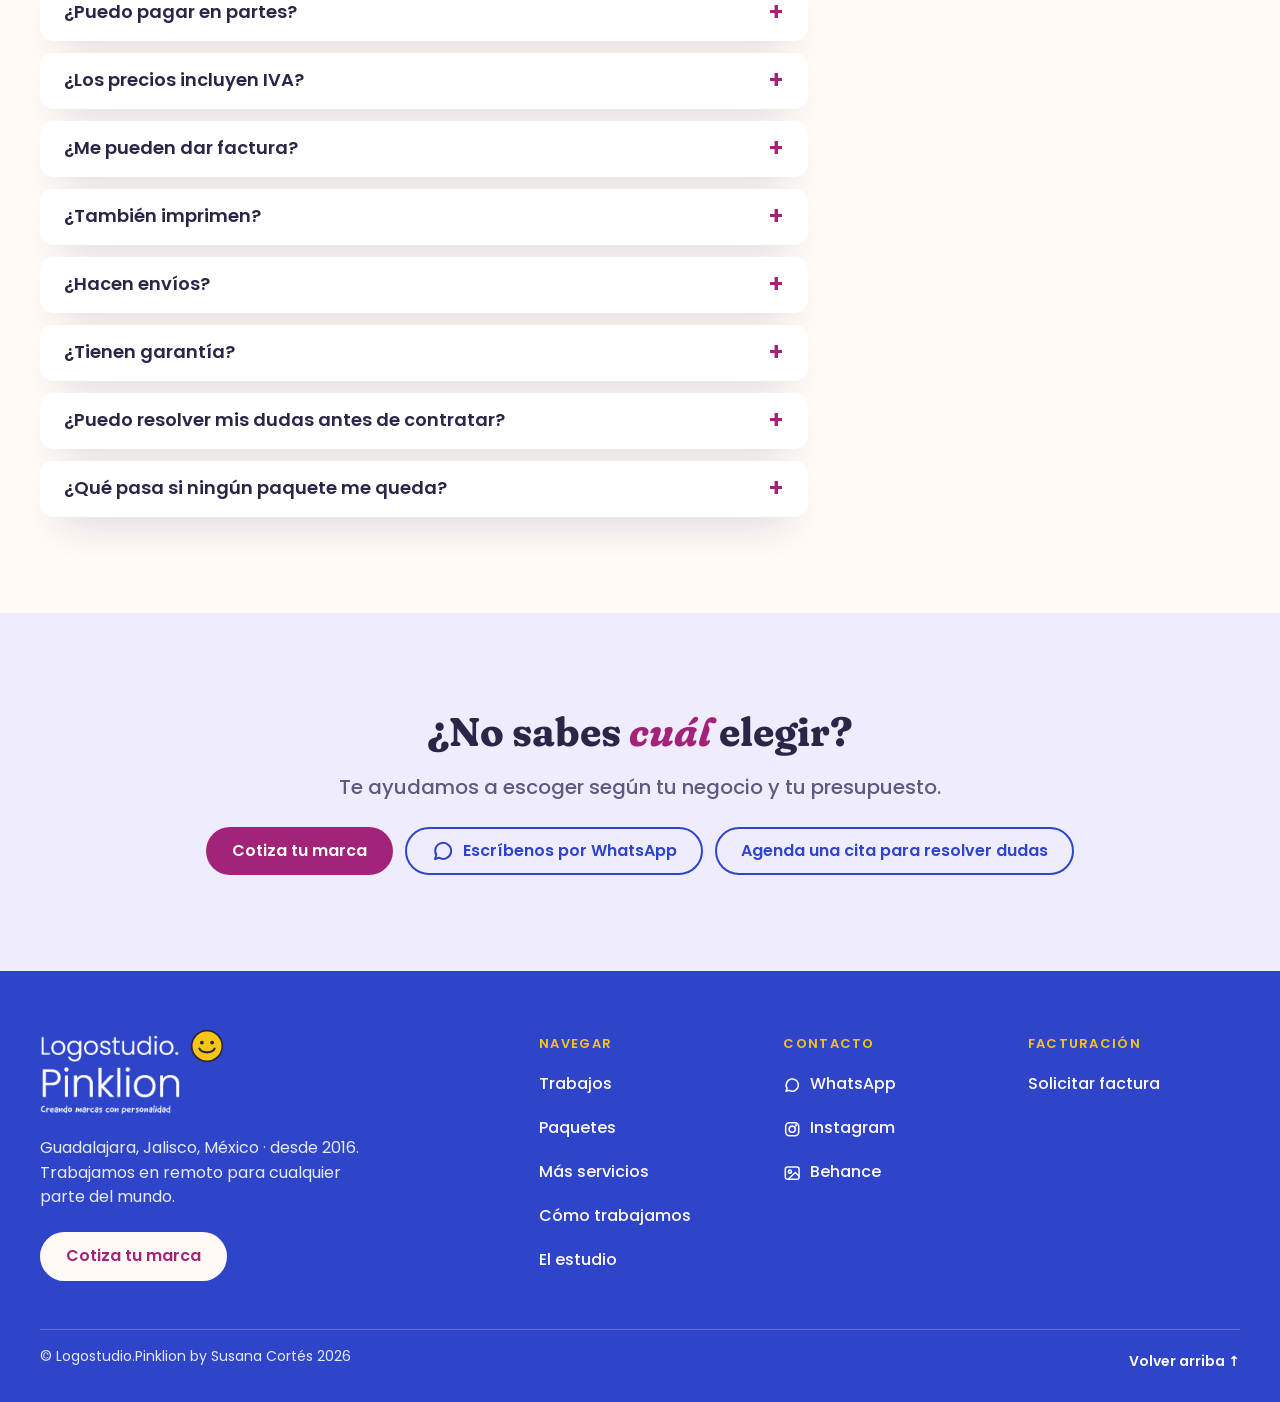
<file: paquetes.html>
<!doctype html>
<html lang="es-MX">
<head>
  <meta charset="utf-8">
  <meta name="viewport" content="width=device-width, initial-scale=1, viewport-fit=cover">
  <title>Paquetes y precios · Logostudio.Pinklion</title>
  <meta name="description" content="Paquetes de branding con precio: logotipo, identidad para cafeterías, empaque e identidad para Instagram. Pago en parcialidades.">
  <meta name="theme-color" content="#A3237B">
  <meta property="og:title" content="Paquetes y precios · Logostudio.Pinklion">
  <meta property="og:description" content="Paquetes de branding con precio: logotipo, identidad para cafeterías, empaque e identidad para Instagram. Pago en parcialidades.">
  <meta property="og:type" content="website">
  <meta property="og:locale" content="es_MX">
  <meta property="og:site_name" content="Logostudio.Pinklion">
  <meta property="og:url" content="https://logostudiopinklion.github.io/Home/paquetes.html">
  <meta property="og:image" content="https://logostudiopinklion.github.io/Home/img/vista-previa.jpg">
  <meta property="og:image:type" content="image/jpeg">
  <meta property="og:image:width" content="1200">
  <meta property="og:image:height" content="630">
  <meta property="og:image:alt" content="Logostudio.Pinklion: marcas con personalidad. Branding para cafeterías, restaurantes y emprendedores en Guadalajara, México.">
  <meta name="twitter:card" content="summary_large_image">
  <meta name="twitter:title" content="Paquetes y precios · Logostudio.Pinklion">
  <meta name="twitter:description" content="Paquetes de branding con precio: logotipo, identidad para cafeterías, empaque e identidad para Instagram. Pago en parcialidades.">
  <meta name="twitter:image" content="https://logostudiopinklion.github.io/Home/img/vista-previa.jpg">
  <link rel="icon" href="img/favicon.svg" type="image/svg+xml">
  <link rel="preconnect" href="https://fonts.googleapis.com">
  <link rel="preconnect" href="https://fonts.gstatic.com" crossorigin>
  <link rel="stylesheet" href="https://fonts.googleapis.com/css2?family=Fraunces:ital,opsz,wght@0,9..144,600..800;1,9..144,600&family=Poppins:wght@400;500;600&display=swap">
  <link rel="stylesheet" href="css/estilos.css?v=20261021b">
</head>
<body>
<svg width="0" height="0" style="position:absolute" aria-hidden="true" focusable="false">
  <symbol id="i-smile" viewBox="0 0 40 40"><circle cx="20" cy="20" r="18" fill="#F7C615" stroke="#2B2547" stroke-width="2"/><circle cx="14" cy="16" r="2.3" fill="#2B2547"/><circle cx="26" cy="16" r="2.3" fill="#2B2547"/><path d="M11 23c3 6 15 6 18 0" fill="none" stroke="#2B2547" stroke-width="2.4" stroke-linecap="round"/></symbol>
  <symbol id="i-spark" viewBox="0 0 40 40"><path d="M20 0c2 12 8 18 20 20-12 2-18 8-20 20-2-12-8-18-20-20C12 18 18 12 20 0z"/></symbol>
  <symbol id="i-wa" viewBox="0 0 24 24"><path d="M4 20l1.3-4A8 8 0 1 1 8 18.7z" fill="none" stroke="currentColor" stroke-width="2" stroke-linejoin="round"/></symbol>
  <symbol id="i-tag" viewBox="0 0 24 24"><path d="M3 12V4h8l10 10-8 8z"/><circle cx="7.5" cy="8.5" r="1.5"/></symbol>
  <symbol id="i-card" viewBox="0 0 24 24"><rect x="3" y="6" width="18" height="12" rx="2"/><path d="M7 10h6M7 14h4"/></symbol>
  <symbol id="i-heart" viewBox="0 0 24 24"><path d="M12 20s-7-4.5-7-10a4 4 0 0 1 7-2.6A4 4 0 0 1 19 10c0 5.5-7 10-7 10z"/></symbol>
  <symbol id="i-book" viewBox="0 0 24 24"><path d="M12 6c-2-1.5-5-2-8-1.5v13c3-.5 6 0 8 1.5 2-1.5 5-2 8-1.5v-13c-3-.5-6 0-8 1.5zM12 6v13"/></symbol>
  <symbol id="i-search" viewBox="0 0 24 24"><circle cx="10.5" cy="10.5" r="6"/><path d="M15 15l5.5 5.5"/></symbol>
  <symbol id="i-web" viewBox="0 0 24 24"><rect x="3" y="4" width="18" height="16" rx="2"/><path d="M3 9h18M6.5 6.5h.01M9 6.5h.01"/></symbol>
  <symbol id="i-phone" viewBox="0 0 24 24"><rect x="6" y="2.5" width="12" height="19" rx="3"/><path d="M11 18.5h2"/></symbol>
  <symbol id="i-print" viewBox="0 0 24 24"><path d="M7 9V3h10v6"/><rect x="3" y="9" width="18" height="8" rx="2"/><path d="M7 14h10v7H7z"/></symbol>
  <symbol id="i-ux" viewBox="0 0 24 24"><circle cx="12" cy="8" r="4"/><path d="M4 21c1.5-4 4.5-6 8-6s6.5 2 8 6"/></symbol>
  <symbol id="i-mail" viewBox="0 0 24 24"><rect x="3" y="5" width="18" height="14" rx="3"/><path d="M4 7l8 6 8-6"/></symbol>
  <symbol id="i-ig" viewBox="0 0 24 24"><rect x="3.5" y="3.5" width="17" height="17" rx="5"/><circle cx="12" cy="12" r="4"/><circle cx="17" cy="7" r=".6"/></symbol>
  <symbol id="i-image" viewBox="0 0 24 24"><rect x="3" y="4" width="18" height="16" rx="3"/><circle cx="9" cy="10" r="2"/><path d="M21 16l-5-5-9 9"/></symbol>
  <symbol id="i-gift" viewBox="0 0 24 24"><rect x="7" y="3" width="10" height="4" rx="1.5"/><path d="M8 7l1 14h6l1-14"/><path d="M8.6 12h6.8"/></symbol>
  <symbol id="i-check" viewBox="0 0 24 24"><path d="M5 12.5l4.5 4.5L19 7.5"/></symbol>
  <symbol id="i-alert" viewBox="0 0 24 24"><path d="M12 3l10 18H2z"/><path d="M12 10v5M12 18h.01"/></symbol>
</svg>
  <a class="skip" href="#contenido">Saltar al contenido</a>

  <header class="site-header">
    <div class="wrap site-header__bar">
      <a class="brand" href="index.html" aria-label="Logostudio.Pinklion, ir al inicio">
        <img class="brand__logo" src="img/logo-pinklion.png" alt="Logostudio.Pinklion · Creando marcas con personalidad" width="700" height="400">
      </a>
      <button class="menu-toggle" type="button" aria-expanded="false" aria-controls="menu"><span>Menú</span></button>
      <nav class="nav" id="menu" aria-label="Principal">
        <ul class="nav__list">
          <li><a class="nav__link" href="trabajos.html">Trabajos</a></li>
          <li><a class="nav__link" href="paquetes.html" aria-current="page">Paquetes</a></li>
          <li><a class="nav__link" href="servicios.html">Más servicios</a></li>
          <li><a class="nav__link" href="como-trabajamos.html">Cómo trabajamos</a></li>
          <li><a class="nav__link" href="estudio.html">El estudio</a></li>
        </ul>
        <a class="btn btn--on-pink nav__cta" href="contacto.html">Cotiza tu marca</a>
        <a class="nav__wa" href="https://wa.me/523335594742" target="_blank" rel="noopener"><svg class="icon" aria-hidden="true" focusable="false"><use href="#i-wa"/></svg>Escríbenos por WhatsApp<span class="visually-hidden"> (se abre en otra pestaña)</span></a>
      </nav>
    </div>
  </header>

  <main id="contenido" tabindex="-1">
    <section class="page-head" aria-labelledby="titulo">
      <div class="wrap reg-marks" style="max-width:fit-content;margin-left:max(var(--space-4),calc((100vw - var(--content-max))/2))">
        <p class="eyebrow">Paquetes y precios</p>
        <h1 id="titulo">Elige el paquete para <em>tu negocio</em></h1>
        <p class="lead">Precios en pesos mexicanos con IVA incluido. Paga en 2 parcialidades, o paga todo en el primer pago y obtén 10 % de descuento.</p>
      </div>
    </section>

    <section class="section" style="padding-top:var(--space-5)" aria-label="Paquetes">
      <div class="wrap">
        <div class="group-title"><h2 id="marca">Para tu marca</h2><p class="small">Logotipo, identidad y redes sociales</p></div>
        <div class="packages">
        <article class="package">
          <span class="pill" aria-hidden="true">Esencial</span>
          <div class="package__card">
            <h3>Solo mi logo</h3>
            <p class="package__for">Para quien solo necesita su logotipo y lo básico</p>
            <details class="package__details" open>
              <summary>Qué incluye</summary>
              <ul class="package__list">
              <li>Logotipo principal y secundarios</li>
              <li>Paleta de colores</li>
              <li>Tipografías</li>
              <li>Manual de identidad básico</li>
              </ul>
            </details>
            <p class="package__price"><strong>$6,099</strong><span>MXN, IVA incluido</span></p>
            <p class="package__deal">o <strong>$5,489</strong> pagando completo (10 % menos)</p>
            <a class="btn btn--primary package__buy" href="pagar.html?paquete=Solo%20mi%20logo">Lo quiero<span class="visually-hidden">: paquete Solo mi logo</span></a>
            <p class="package__pay"><svg aria-hidden="true" focusable="false"><use href="#i-smile"/></svg>Pago en 2 parcialidades</p>
          </div>
        </article>
        <article class="package">
          <span class="pill" aria-hidden="true">Marca</span>
          <div class="package__card">
            <h3>Branding</h3>
            <p class="package__for">Para definir la personalidad de tu marca</p>
            <details class="package__details" open>
              <summary>Qué incluye</summary>
              <ul class="package__list">
              <li>Logotipo: 2 propuestas, eliges 1</li>
              <li>Paleta de colores</li>
              <li>Tipografías</li>
              <li>Personalidad de la marca</li>
              <li>Valores</li>
              <li>Tono de voz</li>
              <li>Dirección visual</li>
              <li>Manual de identidad básico</li>
              <li>Diseño de menú impreso</li>
              </ul>
            </details>
            <p class="package__price"><strong>$8,000</strong><span>MXN, IVA incluido</span></p>
            <p class="package__deal">o <strong>$7,200</strong> pagando completo (10 % menos)</p>
            <a class="btn btn--primary package__buy" href="pagar.html?paquete=Branding">Lo quiero<span class="visually-hidden">: paquete Branding</span></a>
            <p class="package__pay"><svg aria-hidden="true" focusable="false"><use href="#i-smile"/></svg>Pago en 2 parcialidades</p>
          </div>
        </article>
        <article class="package">
          <span class="pill" aria-hidden="true">Redes</span>
          <div class="package__card">
            <h3>Logo + identidad para Instagram</h3>
            <p class="package__for">Para el negocio que vende por redes</p>
            <details class="package__details" open>
              <summary>Qué incluye</summary>
              <ul class="package__list">
              <li>Logotipo principal y secundarios</li>
              <li>Paleta de colores</li>
              <li>Tipografías</li>
              <li>Manual de identidad básico</li>
              <li>5 portadas para historias destacadas (Canva)</li>
              <li>4 plantillas para historias (Canva)</li>
              <li>6 plantillas para publicaciones del feed (Canva)</li>
              <li>Guía de estética visual</li>
              <li>Linktree con tus enlaces principales</li>
              </ul>
            </details>
            <p class="package__price"><strong>$11,643</strong><span>MXN, IVA incluido</span></p>
            <p class="package__deal">o <strong>$10,479</strong> pagando completo (10 % menos)</p>
            <a class="btn btn--primary package__buy" href="pagar.html?paquete=Logo%20%2B%20identidad%20para%20Instagram">Lo quiero<span class="visually-hidden">: paquete Logo + identidad para Instagram</span></a>
            <p class="package__pay"><svg aria-hidden="true" focusable="false"><use href="#i-smile"/></svg>Pago en 2 parcialidades</p>
          </div>
        </article>
        </div>
        <div class="group-title"><h2 id="cafe">Para cafeterías</h2><p class="small">Marca, menú, anuncio y empaque</p></div>
        <div class="packages">
        <article class="package">
          <span class="pill" aria-hidden="true">Cafetería</span>
          <div class="package__card">
            <h3>Cafecito Negro</h3>
            <p class="package__for">Para la cafetería que va a abrir</p>
            <details class="package__details" open>
              <summary>Qué incluye</summary>
              <ul class="package__list">
              <li>Logotipo</li>
              <li>Paleta de colores</li>
              <li>Tipografías</li>
              <li>Manual de identidad básico</li>
              <li>Diseño de menú impreso</li>
              <li>Diseño de anuncio exterior</li>
              </ul>
            </details>
            <p class="package__price"><strong>$7,170</strong><span>MXN, IVA incluido</span></p>
            <p class="package__deal">o <strong>$6,453</strong> pagando completo (10 % menos)</p>
            <a class="btn btn--primary package__buy" href="pagar.html?paquete=Cafecito%20Negro">Lo quiero<span class="visually-hidden">: paquete Cafecito Negro</span></a>
            <p class="package__pay"><svg aria-hidden="true" focusable="false"><use href="#i-smile"/></svg>Pago en 2 parcialidades</p>
          </div>
        </article>
        <article class="package">
          <span class="pill" aria-hidden="true">Cafetería</span>
          <div class="package__card">
            <h3>Capuchino</h3>
            <p class="package__for">Para la cafetería que quiere una marca completa</p>
            <details class="package__details" open>
              <summary>Qué incluye</summary>
              <ul class="package__list">
              <li>Logotipo</li>
              <li>Paleta de colores</li>
              <li>Tipografías</li>
              <li>10 ilustraciones de apoyo</li>
              <li>Manual de identidad completo</li>
              <li>Diseño de anuncio exterior</li>
              <li>Catálogo de servicios digital e imprimible</li>
              </ul>
            </details>
            <p class="package__price"><strong>$8,198</strong><span>MXN, IVA incluido</span></p>
            <p class="package__deal">o <strong>$7,378</strong> pagando completo (10 % menos)</p>
            <a class="btn btn--primary package__buy" href="pagar.html?paquete=Capuchino">Lo quiero<span class="visually-hidden">: paquete Capuchino</span></a>
            <p class="package__pay"><svg aria-hidden="true" focusable="false"><use href="#i-smile"/></svg>Pago en 2 o 3 parcialidades</p>
          </div>
        </article>
        <article class="package">
          <span class="pill" aria-hidden="true">Empaque</span>
          <div class="package__card">
            <h3>Mi Cafecito</h3>
            <p class="package__for">Para la cafetería que ya tiene logotipo</p>
            <details class="package__details" open>
              <summary>Qué incluye</summary>
              <ul class="package__list">
              <li>Diseño de empaque de cartón</li>
              <li>Diseño de bolsa de café</li>
              <li>Diseño de servilletas</li>
              <li>Diseño de vaso para frappé</li>
              <li>Archivos de impresión con plantilla de corte</li>
              </ul>
            </details>
            <p class="package__price"><strong>$10,300</strong><span>MXN, IVA incluido</span></p>
            <p class="package__deal">o <strong>$9,270</strong> pagando completo (10 % menos)</p>
            <a class="btn btn--primary package__buy" href="pagar.html?paquete=Mi%20Cafecito">Lo quiero<span class="visually-hidden">: paquete Mi Cafecito</span></a>
            <p class="package__pay"><svg aria-hidden="true" focusable="false"><use href="#i-smile"/></svg>Pago en 2 parcialidades</p>
          </div>
        </article>
        </div>
        <div class="group-title"><h2 id="web">Para sitios web y apps</h2><p class="small">Experiencia de usuario y diseño de interfaz</p></div>
        <div class="packages">
        <article class="package">
          <span class="pill" aria-hidden="true">UX / UI</span>
          <div class="package__card">
            <h3>UX / UI para sitios web y apps</h3>
            <p class="package__for">Para quien va a lanzar o rediseñar su página web o su app</p>
            <details class="package__details" open>
              <summary>Qué incluye</summary>
              <ul class="package__list">
              <li>Entrevistas con usuarios de tu negocio</li>
              <li>Arquitectura de información y mapa del sitio</li>
              <li>Wireframes (bocetos de pantallas)</li>
              <li>Diseño de interfaz para escritorio y celular</li>
              <li>Guía de estilos y componentes</li>
              <li>Prototipo navegable</li>
              <li>Pruebas de usabilidad</li>
              <li>Archivos listos para programar</li>
              </ul>
            </details>
            <p class="package__price"><span class="package__from">Desde</span><strong>$15,000</strong><span>MXN, IVA incluido · precio final según el número de pantallas y el alcance</span></p>
            <a class="btn btn--primary package__buy" href="contacto.html?servicio=UX%20/%20UI%20para%20sitios%20web%20y%20apps">Cotizar<span class="visually-hidden">: UX / UI para sitios web y apps</span></a>
            <p class="package__pay"><svg aria-hidden="true" focusable="false"><use href="#i-smile"/></svg>Pago en parcialidades</p>
          </div>
        </article>
          <div class="work-cta" style="--s3:2;--s2:1">
            <img src="img/apoyo/platica.svg" alt="" width="400" height="320" loading="lazy">
            <div class="stack">
              <h3>¿Tu proyecto es <em>diferente</em>?</h3>
              <p>Cada sitio y cada app tienen un alcance distinto. Agenda una cita sin costo y te armamos un presupuesto a la medida.</p>
              <a class="btn btn--primary" href="contacto.html#agenda-cita">Agenda una cita</a>
            </div>
          </div>
        </div>
      </div>
    </section>

    <section class="section" aria-labelledby="garantia">
      <div class="wrap">
        <div class="guarantee">
          <div class="guarantee__seal sticker" aria-hidden="true"><span>Garantía<b>de calidad</b></span></div>
          <div class="stack">
            <p class="eyebrow">Garantía Pinklion</p>
            <h2 id="garantia">Tu marca, bien hecha <em>o la corregimos</em></h2>
            <ul class="guarantee__list">
              <li><svg class="icon" aria-hidden="true" focusable="false"><use href="#i-check"/></svg><span><strong>Diseño desde cero.</strong> Tu logotipo se crea para tu negocio, no sale de una plantilla.</span></li>
              <li><svg class="icon" aria-hidden="true" focusable="false"><use href="#i-check"/></svg><span><strong>Ajustes contigo.</strong> Afinamos la propuesta en las rondas de cambios que incluye tu paquete.</span></li>
              <li><svg class="icon" aria-hidden="true" focusable="false"><use href="#i-check"/></svg><span><strong>Archivos revisados.</strong> Te entregamos archivos listos para imprenta y pantalla. Si alguno tiene un error nuestro, lo corregimos sin costo.</span></li>
              <li><svg class="icon" aria-hidden="true" focusable="false"><use href="#i-check"/></svg><span><strong>Pagas en partes.</strong> El segundo pago se hace hasta que recibes tu marca terminada.</span></li>
            </ul>
          </div>
        </div>
      </div>
    </section>

    <section class="section section--lilac" aria-labelledby="comparar">
      <div class="wrap">
        <div class="section__head"><h2 id="comparar">Compara los paquetes</h2></div>
        <details class="package__details compare-details" open>
        <summary>Ver tabla comparativa</summary>
        <div class="table-wrap" role="region" aria-labelledby="comparar" tabindex="0">
          <table class="compare">
            <caption>Desliza la tabla hacia los lados en el celular.</caption>
            <thead><tr><td></td><th scope="col">Solo mi logo</th><th scope="col">Branding</th><th scope="col">Cafecito Negro</th><th scope="col">Capuchino</th><th scope="col">Logo + Instagram</th><th scope="col">Mi Cafecito</th></tr></thead>
            <tbody>
              <tr><th scope="row">Logotipo</th><td class="yes">Sí</td><td class="yes">Sí</td><td class="yes">Sí</td><td class="yes">Sí</td><td class="yes">Sí</td><td class="no">—<span class="visually-hidden">No incluido</span></td></tr>
              <tr><th scope="row">Propuestas de logotipo</th><td class="no">—<span class="visually-hidden">No incluido</span></td><td class="yes">2</td><td class="no">—<span class="visually-hidden">No incluido</span></td><td class="no">—<span class="visually-hidden">No incluido</span></td><td class="no">—<span class="visually-hidden">No incluido</span></td><td class="no">—<span class="visually-hidden">No incluido</span></td></tr>
              <tr><th scope="row">Paleta de colores y tipografías</th><td class="yes">Sí</td><td class="yes">Sí</td><td class="yes">Sí</td><td class="yes">Sí</td><td class="yes">Sí</td><td class="no">—<span class="visually-hidden">No incluido</span></td></tr>
              <tr><th scope="row">Personalidad, valores y tono de voz</th><td class="no">—<span class="visually-hidden">No incluido</span></td><td class="yes">Sí</td><td class="no">—<span class="visually-hidden">No incluido</span></td><td class="no">—<span class="visually-hidden">No incluido</span></td><td class="no">—<span class="visually-hidden">No incluido</span></td><td class="no">—<span class="visually-hidden">No incluido</span></td></tr>
              <tr><th scope="row">Manual de identidad</th><td class="yes">Básico</td><td class="yes">Básico</td><td class="yes">Básico</td><td class="yes">Completo</td><td class="yes">Básico</td><td class="no">—<span class="visually-hidden">No incluido</span></td></tr>
              <tr><th scope="row">Menú impreso</th><td class="no">—<span class="visually-hidden">No incluido</span></td><td class="yes">Sí</td><td class="yes">Sí</td><td class="no">—<span class="visually-hidden">No incluido</span></td><td class="no">—<span class="visually-hidden">No incluido</span></td><td class="no">—<span class="visually-hidden">No incluido</span></td></tr>
              <tr><th scope="row">Anuncio exterior</th><td class="no">—<span class="visually-hidden">No incluido</span></td><td class="no">—<span class="visually-hidden">No incluido</span></td><td class="yes">Sí</td><td class="yes">Sí</td><td class="no">—<span class="visually-hidden">No incluido</span></td><td class="no">—<span class="visually-hidden">No incluido</span></td></tr>
              <tr><th scope="row">Ilustraciones de apoyo</th><td class="no">—<span class="visually-hidden">No incluido</span></td><td class="no">—<span class="visually-hidden">No incluido</span></td><td class="no">—<span class="visually-hidden">No incluido</span></td><td class="yes">10</td><td class="no">—<span class="visually-hidden">No incluido</span></td><td class="no">—<span class="visually-hidden">No incluido</span></td></tr>
              <tr><th scope="row">Plantillas para Instagram</th><td class="no">—<span class="visually-hidden">No incluido</span></td><td class="no">—<span class="visually-hidden">No incluido</span></td><td class="no">—<span class="visually-hidden">No incluido</span></td><td class="no">—<span class="visually-hidden">No incluido</span></td><td class="yes">15</td><td class="no">—<span class="visually-hidden">No incluido</span></td></tr>
              <tr><th scope="row">Empaque, bolsa, servilleta y vaso</th><td class="no">—<span class="visually-hidden">No incluido</span></td><td class="no">—<span class="visually-hidden">No incluido</span></td><td class="no">—<span class="visually-hidden">No incluido</span></td><td class="no">—<span class="visually-hidden">No incluido</span></td><td class="no">—<span class="visually-hidden">No incluido</span></td><td class="yes">Sí</td></tr>
              <tr><th scope="row">Precio (MXN, IVA incluido)</th><td>$6,099</td><td>$8,000</td><td>$7,170</td><td>$8,198</td><td>$11,643</td><td>$10,300</td></tr>
            </tbody>
          </table>
        </div>
        </details>
      </div>
    </section>

    <section class="section" aria-labelledby="faq">
      <div class="wrap">
        <div class="section__head"><h2 id="faq">Preguntas frecuentes</h2></div>
        <div class="faq">
          <details><summary>¿Cómo puedo pagar?</summary><div><p>Con depósito o transferencia, en efectivo, o con tarjeta de crédito o débito a través de PayPal, Mercado Pago o Stripe. Si estás fuera de México, PayPal y Stripe aceptan tarjetas de otros países.</p></div></details>
          <details><summary>¿Hay descuento?</summary><div><p>Sí. Si pagas el 100 % de tu paquete en el primer pago, te descontamos el 10 %.</p></div></details>
          <details><summary>¿Puedo pagar en partes?</summary><div><p>Sí. Todos los paquetes se pagan en 2 parcialidades: la primera al empezar y la segunda al entregar. Capuchino también se puede pagar en 3.</p></div></details>
          <details><summary>¿Los precios incluyen IVA?</summary><div><p>Sí. Todos los precios ya incluyen IVA.</p></div></details>
          <details><summary>¿Me pueden dar factura?</summary><div><p>Sí. Después de tu pago, llena tus datos fiscales en <a href="factura.html">Solicitar factura</a> y te la enviamos por correo.</p></div></details>
          <details><summary>¿También imprimen?</summary><div><p>Sí. Diseñamos y también nos encargamos de mandar a imprimir menús, tarjetas, flyers, etiquetas y artículos promocionales como termos, agendas y plumas. La impresión se cotiza según material y cantidad.</p></div></details>
          <details><summary>¿Hacen envíos?</summary><div><p>Sí. Enviamos tarjetas de presentación y materiales impresos a todo el mundo. El costo depende del destino; <a href="https://wa.me/523335594742?text=Hola%2C%20quiero%20cotizar%20el%20env%C3%ADo%20de%20mis%20materiales%20impresos.%20Mi%20ciudad%20y%20pa%C3%ADs%20son%3A%20" target="_blank" rel="noopener">consulta el precio de envío por WhatsApp<span class="visually-hidden"> (se abre en otra pestaña)</span></a>.</p></div></details>
          <details><summary>¿Tienen garantía?</summary><div><p>Sí. Tu logotipo se diseña desde cero, lo ajustamos contigo en las rondas de cambios de tu paquete, y si un archivo final tiene un error nuestro lo corregimos sin costo. Además, el segundo pago se hace hasta que recibes tu marca.</p></div></details>
          <details><summary>¿Puedo resolver mis dudas antes de contratar?</summary><div><p>Sí. <a href="contacto.html#agenda-cita">Agenda una cita</a> por videollamada, llamada o WhatsApp y te ayudamos a elegir.</p></div></details>
          <details><summary>¿Qué pasa si ningún paquete me queda?</summary><div><p>Armamos uno a la medida de tu negocio. Escríbenos y cuéntanos qué necesitas.</p></div></details>
        </div>
      </div>
    </section>

    <section class="section section--lilac cta-band" aria-labelledby="cierre">
      <div class="wrap">
        <div class="section__head section__head--center" style="margin-bottom:0">
          <h2 id="cierre">¿No sabes <em>cuál</em> elegir?</h2>
          <p class="lead">Te ayudamos a escoger según tu negocio y tu presupuesto.</p>
        </div>
        <div class="btn-row">
          <a class="btn btn--primary" href="contacto.html">Cotiza tu marca</a>
          <a class="btn btn--secondary" href="https://wa.me/523335594742" target="_blank" rel="noopener"><svg class="icon" aria-hidden="true" focusable="false"><use href="#i-wa"/></svg>Escríbenos por WhatsApp<span class="visually-hidden"> (se abre en otra pestaña)</span></a>
          <a class="btn btn--secondary" href="contacto.html#agenda-cita">Agenda una cita para resolver dudas</a>
        </div>
      </div>
    </section>
  </main>

  <footer class="site-footer">
    <div class="wrap">
      <div class="footer-grid">
        <div class="footer-brand">
          <a class="brand brand--footer" href="index.html" aria-label="Logostudio.Pinklion, ir al inicio">
            <img class="brand__logo" src="img/logo-pinklion.png" alt="Logostudio.Pinklion · Creando marcas con personalidad" width="700" height="400" loading="lazy">
            <svg class="brand__smile" aria-hidden="true" focusable="false"><use href="#i-smile"/></svg>
          </a>
          <p>Guadalajara, Jalisco, México · desde 2016.<br>Trabajamos en remoto para cualquier parte del mundo.</p>
          <a class="btn btn--on-pink footer-cta" href="contacto.html">Cotiza tu marca</a>
        </div>
        <div>
          <h2>Navegar</h2>
          <ul>
            <li><a href="trabajos.html">Trabajos</a></li>
            <li><a href="paquetes.html">Paquetes</a></li>
            <li><a href="servicios.html">Más servicios</a></li>
            <li><a href="como-trabajamos.html">Cómo trabajamos</a></li>
            <li><a href="estudio.html">El estudio</a></li>
          </ul>
        </div>
        <div>
          <h2>Contacto</h2>
          <ul>
            <li><a href="https://wa.me/523335594742" target="_blank" rel="noopener"><svg class="icon" aria-hidden="true" focusable="false"><use href="#i-wa"/></svg>WhatsApp<span class="visually-hidden"> (se abre en otra pestaña)</span></a></li>
            <li><a href="https://www.instagram.com/logostudio.pinklion/" target="_blank" rel="noopener"><svg class="icon" aria-hidden="true" focusable="false"><use href="#i-ig"/></svg>Instagram<span class="visually-hidden"> (se abre en otra pestaña)</span></a></li>
            <li><a href="https://www.behance.net/susanacortesdesign" target="_blank" rel="noopener"><svg class="icon" aria-hidden="true" focusable="false"><use href="#i-image"/></svg>Behance<span class="visually-hidden"> (se abre en otra pestaña)</span></a></li>
          </ul>
        </div>
        <div>
          <h2>Facturación</h2>
          <ul>
            <li><a href="factura.html">Solicitar factura</a></li>
          </ul>
        </div>
      </div>
      <div class="footer-bottom"><p>© Logostudio.Pinklion by Susana Cortés 2026</p><a href="#contenido" class="footer-top">Volver arriba ↑</a></div>
    </div>
  </footer>

  <a class="wa-float" href="https://wa.me/523335594742" target="_blank" rel="noopener" aria-label="Escríbenos por WhatsApp (se abre en otra pestaña)"><svg class="" aria-hidden="true" focusable="false"><use href="#i-wa"/></svg></a>
  <script src="js/sitio.js?v=20261021b" defer></script>
</body>
</html>
</file>
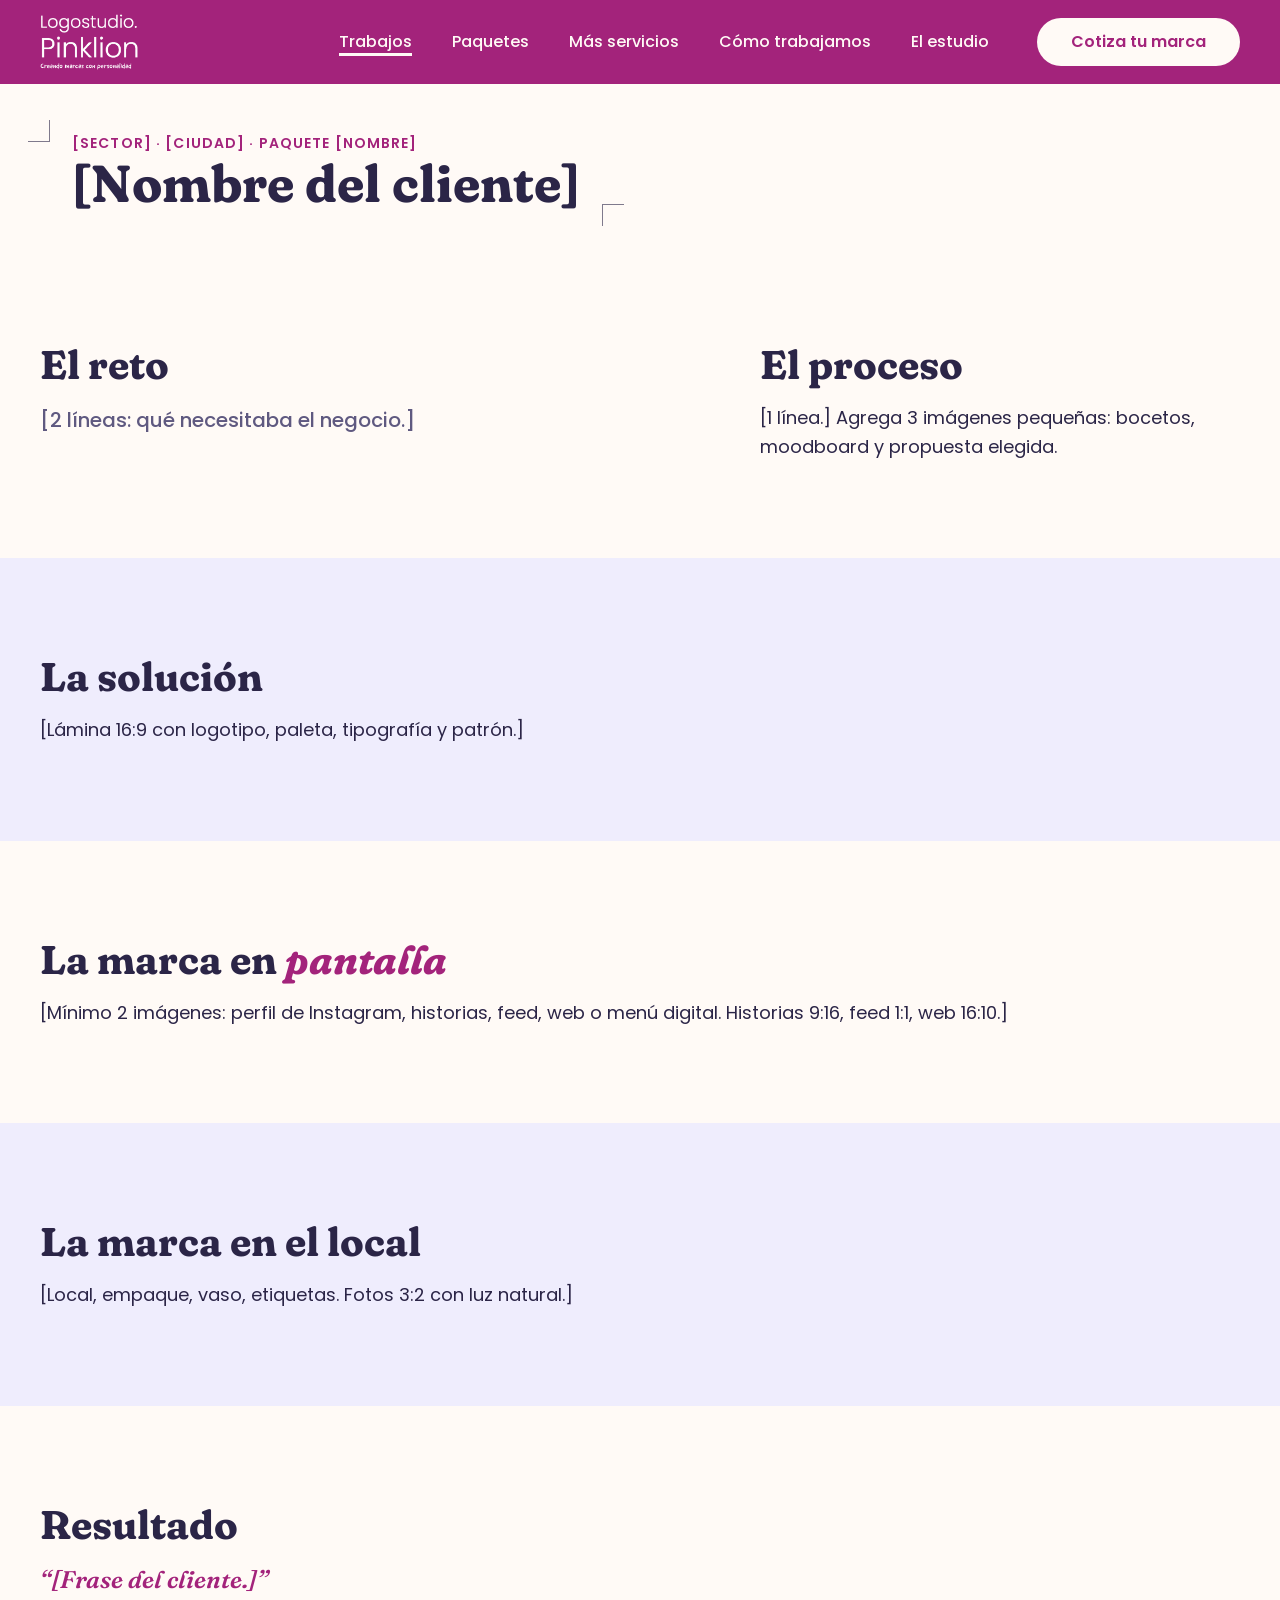
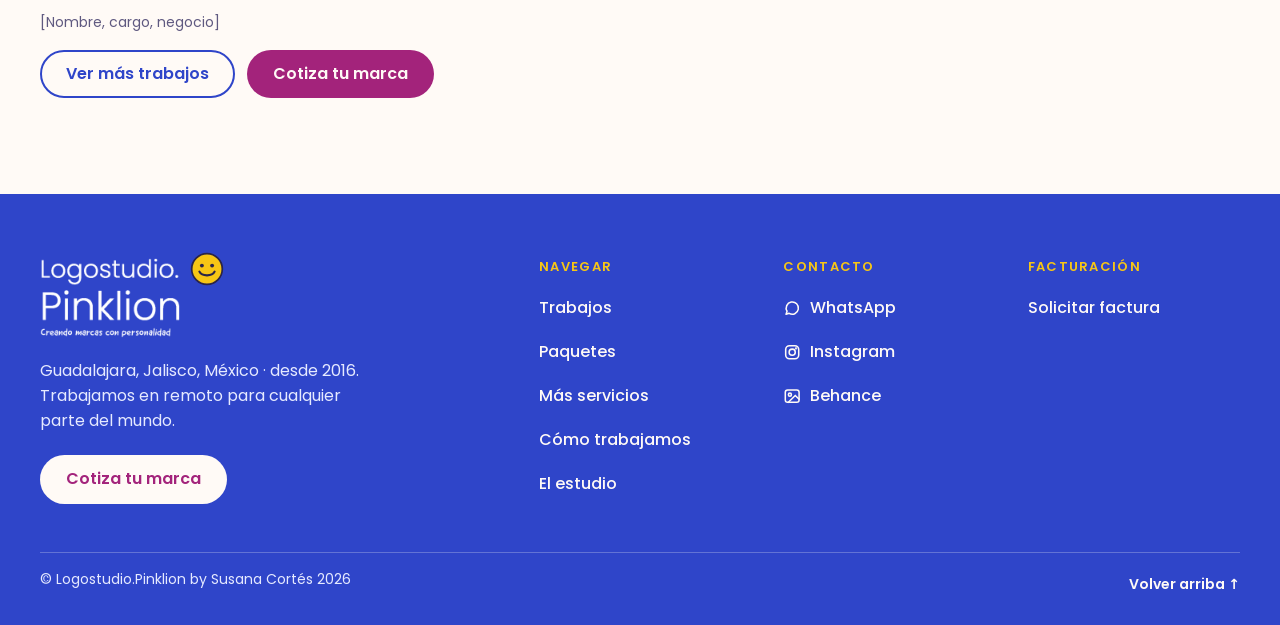
<file: plantilla-caso.html>
<!doctype html>
<html lang="es-MX">
<head>
  <meta charset="utf-8">
  <meta name="viewport" content="width=device-width, initial-scale=1, viewport-fit=cover">
  <title>[Cliente] · Trabajos · Logostudio.Pinklion</title>
  <meta name="description" content="[Descripción del caso en una línea]">
  <meta name="robots" content="noindex">
  <meta name="theme-color" content="#A3237B">
  <meta property="og:title" content="[Cliente] · Trabajos · Logostudio.Pinklion">
  <meta property="og:description" content="[Descripción del caso en una línea]">
  <meta property="og:type" content="website">
  <meta property="og:locale" content="es_MX">
  <meta property="og:site_name" content="Logostudio.Pinklion">
  <meta property="og:url" content="https://logostudiopinklion.github.io/Home/plantilla-caso.html">
  <meta property="og:image" content="https://logostudiopinklion.github.io/Home/img/vista-previa.jpg">
  <meta property="og:image:type" content="image/jpeg">
  <meta property="og:image:width" content="1200">
  <meta property="og:image:height" content="630">
  <meta property="og:image:alt" content="Logostudio.Pinklion: marcas con personalidad. Branding para cafeterías, restaurantes y emprendedores en Guadalajara, México.">
  <meta name="twitter:card" content="summary_large_image">
  <meta name="twitter:title" content="[Cliente] · Trabajos · Logostudio.Pinklion">
  <meta name="twitter:description" content="[Descripción del caso en una línea]">
  <meta name="twitter:image" content="https://logostudiopinklion.github.io/Home/img/vista-previa.jpg">
  <link rel="icon" href="img/favicon.svg" type="image/svg+xml">
  <link rel="preconnect" href="https://fonts.googleapis.com">
  <link rel="preconnect" href="https://fonts.gstatic.com" crossorigin>
  <link rel="stylesheet" href="https://fonts.googleapis.com/css2?family=Fraunces:ital,opsz,wght@0,9..144,600..800;1,9..144,600&family=Poppins:wght@400;500;600&display=swap">
  <link rel="stylesheet" href="css/estilos.css?v=20261021b">
</head>
<body>
<svg width="0" height="0" style="position:absolute" aria-hidden="true" focusable="false">
  <symbol id="i-smile" viewBox="0 0 40 40"><circle cx="20" cy="20" r="18" fill="#F7C615" stroke="#2B2547" stroke-width="2"/><circle cx="14" cy="16" r="2.3" fill="#2B2547"/><circle cx="26" cy="16" r="2.3" fill="#2B2547"/><path d="M11 23c3 6 15 6 18 0" fill="none" stroke="#2B2547" stroke-width="2.4" stroke-linecap="round"/></symbol>
  <symbol id="i-spark" viewBox="0 0 40 40"><path d="M20 0c2 12 8 18 20 20-12 2-18 8-20 20-2-12-8-18-20-20C12 18 18 12 20 0z"/></symbol>
  <symbol id="i-wa" viewBox="0 0 24 24"><path d="M4 20l1.3-4A8 8 0 1 1 8 18.7z" fill="none" stroke="currentColor" stroke-width="2" stroke-linejoin="round"/></symbol>
  <symbol id="i-tag" viewBox="0 0 24 24"><path d="M3 12V4h8l10 10-8 8z"/><circle cx="7.5" cy="8.5" r="1.5"/></symbol>
  <symbol id="i-card" viewBox="0 0 24 24"><rect x="3" y="6" width="18" height="12" rx="2"/><path d="M7 10h6M7 14h4"/></symbol>
  <symbol id="i-heart" viewBox="0 0 24 24"><path d="M12 20s-7-4.5-7-10a4 4 0 0 1 7-2.6A4 4 0 0 1 19 10c0 5.5-7 10-7 10z"/></symbol>
  <symbol id="i-book" viewBox="0 0 24 24"><path d="M12 6c-2-1.5-5-2-8-1.5v13c3-.5 6 0 8 1.5 2-1.5 5-2 8-1.5v-13c-3-.5-6 0-8 1.5zM12 6v13"/></symbol>
  <symbol id="i-search" viewBox="0 0 24 24"><circle cx="10.5" cy="10.5" r="6"/><path d="M15 15l5.5 5.5"/></symbol>
  <symbol id="i-web" viewBox="0 0 24 24"><rect x="3" y="4" width="18" height="16" rx="2"/><path d="M3 9h18M6.5 6.5h.01M9 6.5h.01"/></symbol>
  <symbol id="i-phone" viewBox="0 0 24 24"><rect x="6" y="2.5" width="12" height="19" rx="3"/><path d="M11 18.5h2"/></symbol>
  <symbol id="i-print" viewBox="0 0 24 24"><path d="M7 9V3h10v6"/><rect x="3" y="9" width="18" height="8" rx="2"/><path d="M7 14h10v7H7z"/></symbol>
  <symbol id="i-ux" viewBox="0 0 24 24"><circle cx="12" cy="8" r="4"/><path d="M4 21c1.5-4 4.5-6 8-6s6.5 2 8 6"/></symbol>
  <symbol id="i-mail" viewBox="0 0 24 24"><rect x="3" y="5" width="18" height="14" rx="3"/><path d="M4 7l8 6 8-6"/></symbol>
  <symbol id="i-ig" viewBox="0 0 24 24"><rect x="3.5" y="3.5" width="17" height="17" rx="5"/><circle cx="12" cy="12" r="4"/><circle cx="17" cy="7" r=".6"/></symbol>
  <symbol id="i-image" viewBox="0 0 24 24"><rect x="3" y="4" width="18" height="16" rx="3"/><circle cx="9" cy="10" r="2"/><path d="M21 16l-5-5-9 9"/></symbol>
  <symbol id="i-gift" viewBox="0 0 24 24"><rect x="7" y="3" width="10" height="4" rx="1.5"/><path d="M8 7l1 14h6l1-14"/><path d="M8.6 12h6.8"/></symbol>
  <symbol id="i-check" viewBox="0 0 24 24"><path d="M5 12.5l4.5 4.5L19 7.5"/></symbol>
  <symbol id="i-alert" viewBox="0 0 24 24"><path d="M12 3l10 18H2z"/><path d="M12 10v5M12 18h.01"/></symbol>
</svg>
  <a class="skip" href="#contenido">Saltar al contenido</a>

  <header class="site-header">
    <div class="wrap site-header__bar">
      <a class="brand" href="index.html" aria-label="Logostudio.Pinklion, ir al inicio">
        <img class="brand__logo" src="img/logo-pinklion.png" alt="Logostudio.Pinklion · Creando marcas con personalidad" width="700" height="400">
      </a>
      <button class="menu-toggle" type="button" aria-expanded="false" aria-controls="menu"><span>Menú</span></button>
      <nav class="nav" id="menu" aria-label="Principal">
        <ul class="nav__list">
          <li><a class="nav__link" href="trabajos.html" aria-current="page">Trabajos</a></li>
          <li><a class="nav__link" href="paquetes.html">Paquetes</a></li>
          <li><a class="nav__link" href="servicios.html">Más servicios</a></li>
          <li><a class="nav__link" href="como-trabajamos.html">Cómo trabajamos</a></li>
          <li><a class="nav__link" href="estudio.html">El estudio</a></li>
        </ul>
        <a class="btn btn--on-pink nav__cta" href="contacto.html">Cotiza tu marca</a>
        <a class="nav__wa" href="https://wa.me/523335594742" target="_blank" rel="noopener"><svg class="icon" aria-hidden="true" focusable="false"><use href="#i-wa"/></svg>Escríbenos por WhatsApp<span class="visually-hidden"> (se abre en otra pestaña)</span></a>
      </nav>
    </div>
  </header>

  <main id="contenido" tabindex="-1">
    <!-- PLANTILLA DE CASO. Duplica este archivo, cambia los textos entre corchetes y las fotos. Quita la etiqueta noindex del <head> al publicarlo. -->
    <section class="page-head" aria-labelledby="titulo">
      <div class="wrap reg-marks" style="max-width:fit-content;margin-left:max(var(--space-4),calc((100vw - var(--content-max))/2))">
        <p class="eyebrow">[Sector] · [Ciudad] · Paquete [nombre]</p>
        <h1 id="titulo">[Nombre del cliente]</h1>
      </div>
    </section>
    <!-- 1. Portada: foto a sangre 3:2 de la pieza más reconocible. <img src="img/[cliente]-portada.webp" alt="[Qué pieza es y qué muestra]" width="1600" height="1067"> -->
    <section class="section" aria-labelledby="reto">
      <div class="wrap split">
        <div class="stack"><h2 id="reto">El reto</h2><p class="lead">[2 líneas: qué necesitaba el negocio.]</p></div>
        <div class="stack"><h2>El proceso</h2><p>[1 línea.] Agrega 3 imágenes pequeñas: bocetos, moodboard y propuesta elegida.</p></div>
      </div>
    </section>
    <section class="section section--lilac" aria-labelledby="solucion">
      <div class="wrap stack">
        <h2 id="solucion">La solución</h2>
        <p>[Lámina 16:9 con logotipo, paleta, tipografía y patrón.]</p>
      </div>
    </section>
    <section class="section" aria-labelledby="digital">
      <div class="wrap stack">
        <h2 id="digital">La marca en <em>pantalla</em></h2>
        <p>[Mínimo 2 imágenes: perfil de Instagram, historias, feed, web o menú digital. Historias 9:16, feed 1:1, web 16:10.]</p>
      </div>
    </section>
    <section class="section section--lilac" aria-labelledby="fisico">
      <div class="wrap stack">
        <h2 id="fisico">La marca en el local</h2>
        <p>[Local, empaque, vaso, etiquetas. Fotos 3:2 con luz natural.]</p>
      </div>
    </section>
    <section class="section" aria-labelledby="resultado">
      <div class="wrap stack">
        <h2 id="resultado">Resultado</h2>
        <p class="quote">“[Frase del cliente.]”</p>
        <p class="small">[Nombre, cargo, negocio]</p>
        <div class="btn-row"><a class="btn btn--secondary" href="trabajos.html">Ver más trabajos</a><a class="btn btn--primary" href="contacto.html">Cotiza tu marca</a></div>
      </div>
    </section>
  </main>

  <footer class="site-footer">
    <div class="wrap">
      <div class="footer-grid">
        <div class="footer-brand">
          <a class="brand brand--footer" href="index.html" aria-label="Logostudio.Pinklion, ir al inicio">
            <img class="brand__logo" src="img/logo-pinklion.png" alt="Logostudio.Pinklion · Creando marcas con personalidad" width="700" height="400" loading="lazy">
            <svg class="brand__smile" aria-hidden="true" focusable="false"><use href="#i-smile"/></svg>
          </a>
          <p>Guadalajara, Jalisco, México · desde 2016.<br>Trabajamos en remoto para cualquier parte del mundo.</p>
          <a class="btn btn--on-pink footer-cta" href="contacto.html">Cotiza tu marca</a>
        </div>
        <div>
          <h2>Navegar</h2>
          <ul>
            <li><a href="trabajos.html">Trabajos</a></li>
            <li><a href="paquetes.html">Paquetes</a></li>
            <li><a href="servicios.html">Más servicios</a></li>
            <li><a href="como-trabajamos.html">Cómo trabajamos</a></li>
            <li><a href="estudio.html">El estudio</a></li>
          </ul>
        </div>
        <div>
          <h2>Contacto</h2>
          <ul>
            <li><a href="https://wa.me/523335594742" target="_blank" rel="noopener"><svg class="icon" aria-hidden="true" focusable="false"><use href="#i-wa"/></svg>WhatsApp<span class="visually-hidden"> (se abre en otra pestaña)</span></a></li>
            <li><a href="https://www.instagram.com/logostudio.pinklion/" target="_blank" rel="noopener"><svg class="icon" aria-hidden="true" focusable="false"><use href="#i-ig"/></svg>Instagram<span class="visually-hidden"> (se abre en otra pestaña)</span></a></li>
            <li><a href="https://www.behance.net/susanacortesdesign" target="_blank" rel="noopener"><svg class="icon" aria-hidden="true" focusable="false"><use href="#i-image"/></svg>Behance<span class="visually-hidden"> (se abre en otra pestaña)</span></a></li>
          </ul>
        </div>
        <div>
          <h2>Facturación</h2>
          <ul>
            <li><a href="factura.html">Solicitar factura</a></li>
          </ul>
        </div>
      </div>
      <div class="footer-bottom"><p>© Logostudio.Pinklion by Susana Cortés 2026</p><a href="#contenido" class="footer-top">Volver arriba ↑</a></div>
    </div>
  </footer>

  <a class="wa-float" href="https://wa.me/523335594742" target="_blank" rel="noopener" aria-label="Escríbenos por WhatsApp (se abre en otra pestaña)"><svg class="" aria-hidden="true" focusable="false"><use href="#i-wa"/></svg></a>
  <script src="js/sitio.js?v=20261021b" defer></script>
</body>
</html>
</file>
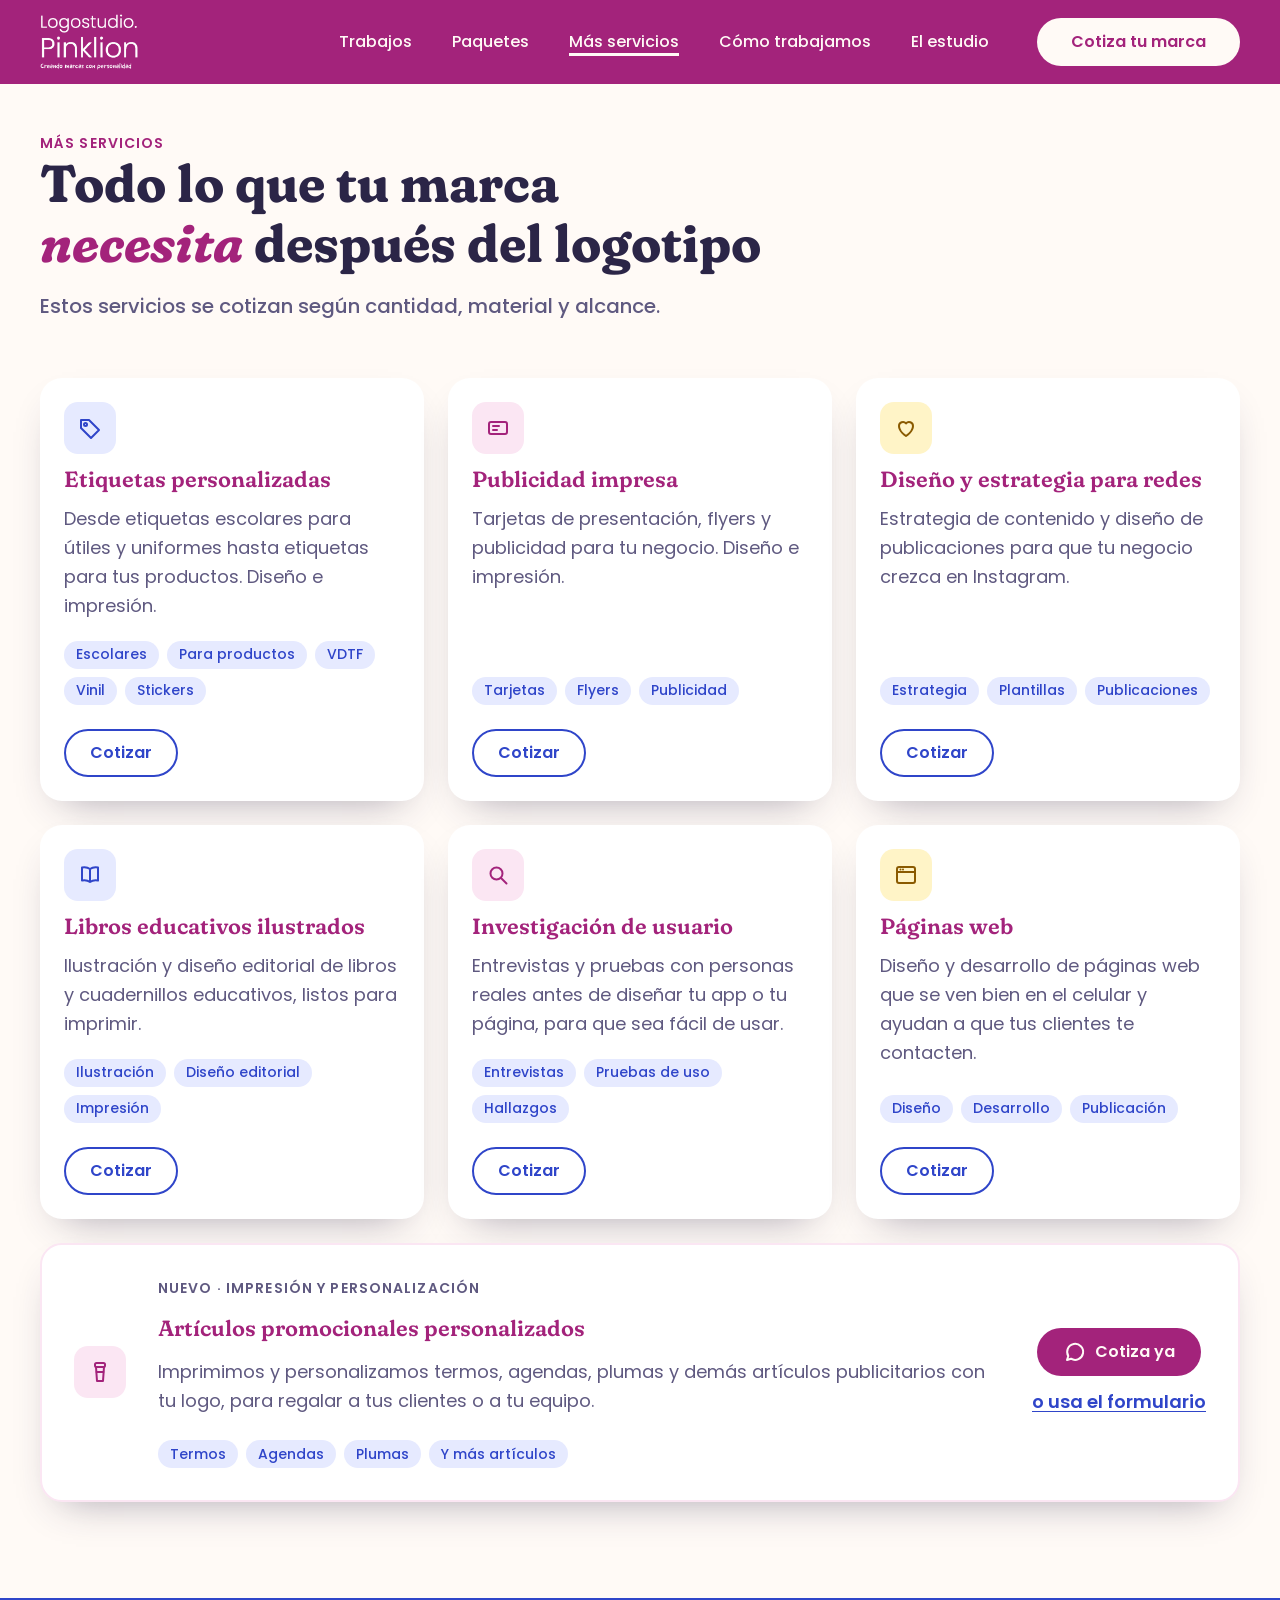
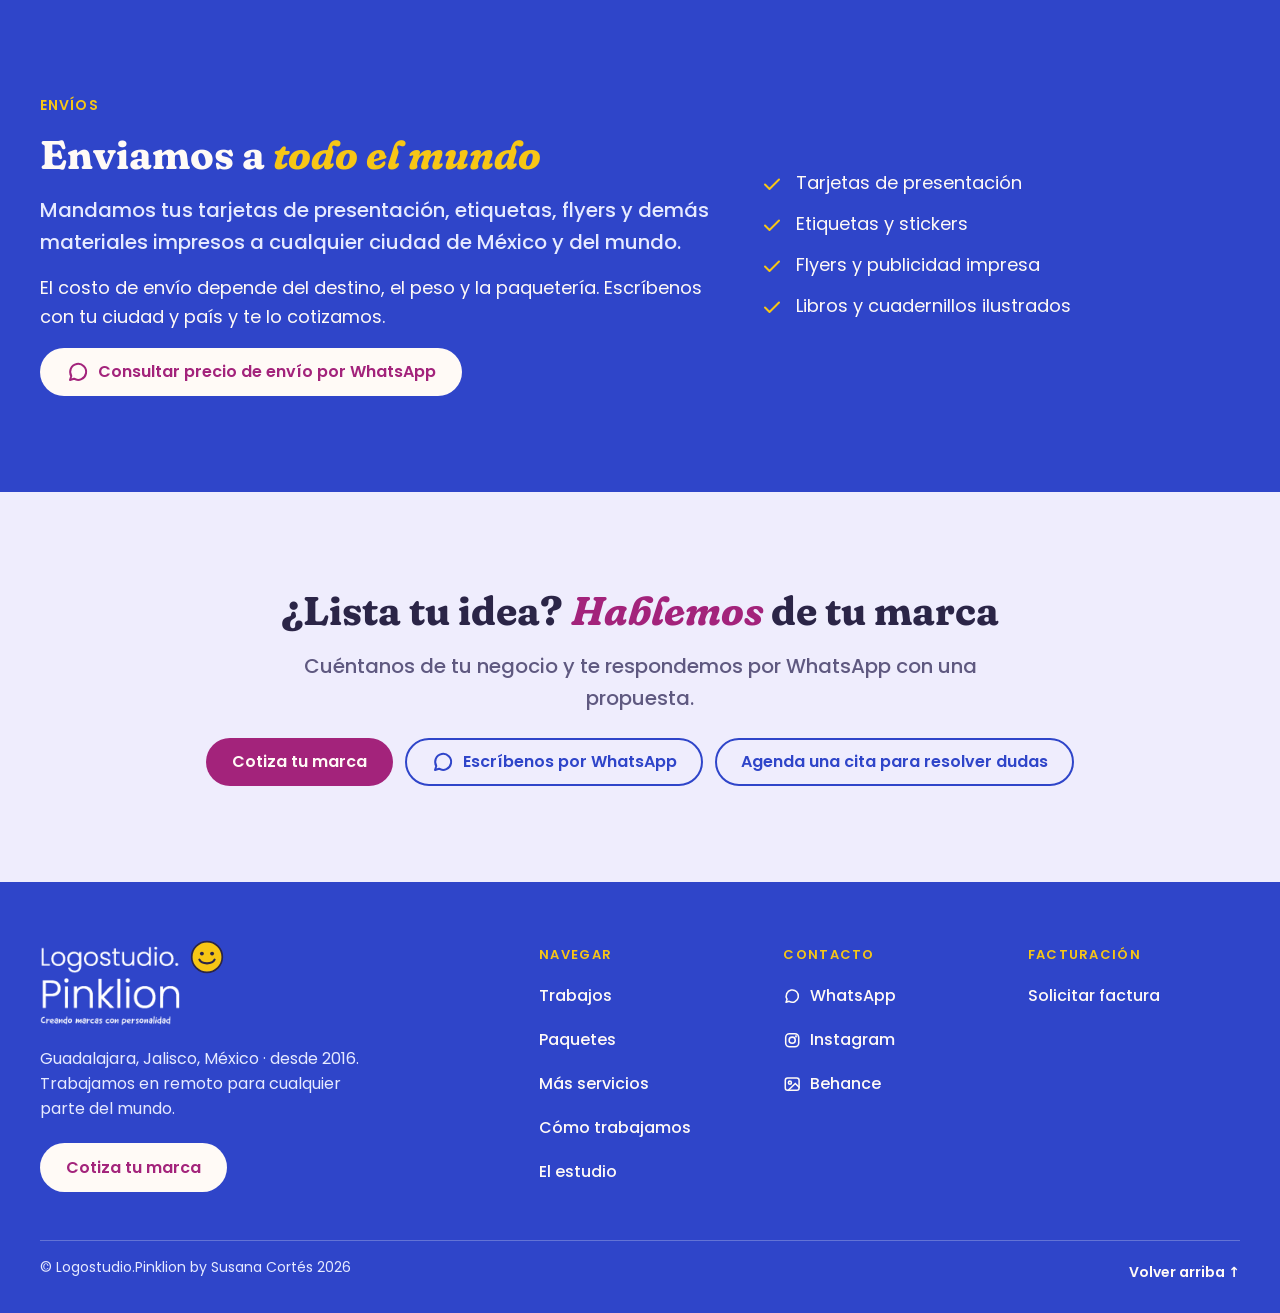
<file: servicios.html>
<!doctype html>
<html lang="es-MX">
<head>
  <meta charset="utf-8">
  <meta name="viewport" content="width=device-width, initial-scale=1, viewport-fit=cover">
  <title>Más servicios · Logostudio.Pinklion</title>
  <meta name="description" content="Etiquetas personalizadas, publicidad impresa, redes sociales, libros ilustrados, investigación de usuario y páginas web.">
  <meta name="theme-color" content="#A3237B">
  <meta property="og:title" content="Más servicios · Logostudio.Pinklion">
  <meta property="og:description" content="Etiquetas personalizadas, publicidad impresa, redes sociales, libros ilustrados, investigación de usuario y páginas web.">
  <meta property="og:type" content="website">
  <meta property="og:locale" content="es_MX">
  <meta property="og:site_name" content="Logostudio.Pinklion">
  <meta property="og:url" content="https://logostudiopinklion.github.io/Home/servicios.html">
  <meta property="og:image" content="https://logostudiopinklion.github.io/Home/img/vista-previa.jpg">
  <meta property="og:image:type" content="image/jpeg">
  <meta property="og:image:width" content="1200">
  <meta property="og:image:height" content="630">
  <meta property="og:image:alt" content="Logostudio.Pinklion: marcas con personalidad. Branding para cafeterías, restaurantes y emprendedores en Guadalajara, México.">
  <meta name="twitter:card" content="summary_large_image">
  <meta name="twitter:title" content="Más servicios · Logostudio.Pinklion">
  <meta name="twitter:description" content="Etiquetas personalizadas, publicidad impresa, redes sociales, libros ilustrados, investigación de usuario y páginas web.">
  <meta name="twitter:image" content="https://logostudiopinklion.github.io/Home/img/vista-previa.jpg">
  <link rel="icon" href="img/favicon.svg" type="image/svg+xml">
  <link rel="preconnect" href="https://fonts.googleapis.com">
  <link rel="preconnect" href="https://fonts.gstatic.com" crossorigin>
  <link rel="stylesheet" href="https://fonts.googleapis.com/css2?family=Fraunces:ital,opsz,wght@0,9..144,600..800;1,9..144,600&family=Poppins:wght@400;500;600&display=swap">
  <link rel="stylesheet" href="css/estilos.css?v=20261021b">
</head>
<body>
<svg width="0" height="0" style="position:absolute" aria-hidden="true" focusable="false">
  <symbol id="i-smile" viewBox="0 0 40 40"><circle cx="20" cy="20" r="18" fill="#F7C615" stroke="#2B2547" stroke-width="2"/><circle cx="14" cy="16" r="2.3" fill="#2B2547"/><circle cx="26" cy="16" r="2.3" fill="#2B2547"/><path d="M11 23c3 6 15 6 18 0" fill="none" stroke="#2B2547" stroke-width="2.4" stroke-linecap="round"/></symbol>
  <symbol id="i-spark" viewBox="0 0 40 40"><path d="M20 0c2 12 8 18 20 20-12 2-18 8-20 20-2-12-8-18-20-20C12 18 18 12 20 0z"/></symbol>
  <symbol id="i-wa" viewBox="0 0 24 24"><path d="M4 20l1.3-4A8 8 0 1 1 8 18.7z" fill="none" stroke="currentColor" stroke-width="2" stroke-linejoin="round"/></symbol>
  <symbol id="i-tag" viewBox="0 0 24 24"><path d="M3 12V4h8l10 10-8 8z"/><circle cx="7.5" cy="8.5" r="1.5"/></symbol>
  <symbol id="i-card" viewBox="0 0 24 24"><rect x="3" y="6" width="18" height="12" rx="2"/><path d="M7 10h6M7 14h4"/></symbol>
  <symbol id="i-heart" viewBox="0 0 24 24"><path d="M12 20s-7-4.5-7-10a4 4 0 0 1 7-2.6A4 4 0 0 1 19 10c0 5.5-7 10-7 10z"/></symbol>
  <symbol id="i-book" viewBox="0 0 24 24"><path d="M12 6c-2-1.5-5-2-8-1.5v13c3-.5 6 0 8 1.5 2-1.5 5-2 8-1.5v-13c-3-.5-6 0-8 1.5zM12 6v13"/></symbol>
  <symbol id="i-search" viewBox="0 0 24 24"><circle cx="10.5" cy="10.5" r="6"/><path d="M15 15l5.5 5.5"/></symbol>
  <symbol id="i-web" viewBox="0 0 24 24"><rect x="3" y="4" width="18" height="16" rx="2"/><path d="M3 9h18M6.5 6.5h.01M9 6.5h.01"/></symbol>
  <symbol id="i-phone" viewBox="0 0 24 24"><rect x="6" y="2.5" width="12" height="19" rx="3"/><path d="M11 18.5h2"/></symbol>
  <symbol id="i-print" viewBox="0 0 24 24"><path d="M7 9V3h10v6"/><rect x="3" y="9" width="18" height="8" rx="2"/><path d="M7 14h10v7H7z"/></symbol>
  <symbol id="i-ux" viewBox="0 0 24 24"><circle cx="12" cy="8" r="4"/><path d="M4 21c1.5-4 4.5-6 8-6s6.5 2 8 6"/></symbol>
  <symbol id="i-mail" viewBox="0 0 24 24"><rect x="3" y="5" width="18" height="14" rx="3"/><path d="M4 7l8 6 8-6"/></symbol>
  <symbol id="i-ig" viewBox="0 0 24 24"><rect x="3.5" y="3.5" width="17" height="17" rx="5"/><circle cx="12" cy="12" r="4"/><circle cx="17" cy="7" r=".6"/></symbol>
  <symbol id="i-image" viewBox="0 0 24 24"><rect x="3" y="4" width="18" height="16" rx="3"/><circle cx="9" cy="10" r="2"/><path d="M21 16l-5-5-9 9"/></symbol>
  <symbol id="i-gift" viewBox="0 0 24 24"><rect x="7" y="3" width="10" height="4" rx="1.5"/><path d="M8 7l1 14h6l1-14"/><path d="M8.6 12h6.8"/></symbol>
  <symbol id="i-check" viewBox="0 0 24 24"><path d="M5 12.5l4.5 4.5L19 7.5"/></symbol>
  <symbol id="i-alert" viewBox="0 0 24 24"><path d="M12 3l10 18H2z"/><path d="M12 10v5M12 18h.01"/></symbol>
</svg>
  <a class="skip" href="#contenido">Saltar al contenido</a>

  <header class="site-header">
    <div class="wrap site-header__bar">
      <a class="brand" href="index.html" aria-label="Logostudio.Pinklion, ir al inicio">
        <img class="brand__logo" src="img/logo-pinklion.png" alt="Logostudio.Pinklion · Creando marcas con personalidad" width="700" height="400">
      </a>
      <button class="menu-toggle" type="button" aria-expanded="false" aria-controls="menu"><span>Menú</span></button>
      <nav class="nav" id="menu" aria-label="Principal">
        <ul class="nav__list">
          <li><a class="nav__link" href="trabajos.html">Trabajos</a></li>
          <li><a class="nav__link" href="paquetes.html">Paquetes</a></li>
          <li><a class="nav__link" href="servicios.html" aria-current="page">Más servicios</a></li>
          <li><a class="nav__link" href="como-trabajamos.html">Cómo trabajamos</a></li>
          <li><a class="nav__link" href="estudio.html">El estudio</a></li>
        </ul>
        <a class="btn btn--on-pink nav__cta" href="contacto.html">Cotiza tu marca</a>
        <a class="nav__wa" href="https://wa.me/523335594742" target="_blank" rel="noopener"><svg class="icon" aria-hidden="true" focusable="false"><use href="#i-wa"/></svg>Escríbenos por WhatsApp<span class="visually-hidden"> (se abre en otra pestaña)</span></a>
      </nav>
    </div>
  </header>

  <main id="contenido" tabindex="-1">
    <section class="page-head" aria-labelledby="titulo">
      <div class="wrap">
        <p class="eyebrow">Más servicios</p>
        <h1 id="titulo">Todo lo que tu marca <em>necesita</em> después del logotipo</h1>
        <p class="lead">Estos servicios se cotizan según cantidad, material y alcance.</p>
      </div>
    </section>
    <section class="section" style="padding-top:var(--space-5)" aria-label="Servicios">
      <div class="wrap">
        <div class="services">
          <article class="service">
            <span class="icon-tile"><svg class="icon" aria-hidden="true" focusable="false"><use href="#i-tag"/></svg></span>
            <h3>Etiquetas personalizadas</h3>
            <p>Desde etiquetas escolares para útiles y uniformes hasta etiquetas para tus productos. Diseño e impresión.</p>
            <div class="chips"><span class="chip">Escolares</span><span class="chip">Para productos</span><span class="chip">VDTF</span><span class="chip">Vinil</span><span class="chip">Stickers</span></div>
            <a class="btn btn--secondary" href="contacto.html?servicio=Etiquetas">Cotizar<span class="visually-hidden"> etiquetas personalizadas</span></a>
          </article>
          <article class="service">
            <span class="icon-tile icon-tile--pink"><svg class="icon" aria-hidden="true" focusable="false"><use href="#i-card"/></svg></span>
            <h3>Publicidad impresa</h3>
            <p>Tarjetas de presentación, flyers y publicidad para tu negocio. Diseño e impresión.</p>
            <div class="chips"><span class="chip">Tarjetas</span><span class="chip">Flyers</span><span class="chip">Publicidad</span></div>
            <a class="btn btn--secondary" href="contacto.html?servicio=Publicidad%20impresa">Cotizar<span class="visually-hidden"> publicidad impresa</span></a>
          </article>
          <article class="service">
            <span class="icon-tile icon-tile--sun"><svg class="icon" aria-hidden="true" focusable="false"><use href="#i-heart"/></svg></span>
            <h3>Diseño y estrategia para redes</h3>
            <p>Estrategia de contenido y diseño de publicaciones para que tu negocio crezca en Instagram.</p>
            <div class="chips"><span class="chip">Estrategia</span><span class="chip">Plantillas</span><span class="chip">Publicaciones</span></div>
            <a class="btn btn--secondary" href="contacto.html?servicio=Redes%20sociales">Cotizar<span class="visually-hidden"> diseño y estrategia para redes</span></a>
          </article>
          <article class="service">
            <span class="icon-tile"><svg class="icon" aria-hidden="true" focusable="false"><use href="#i-book"/></svg></span>
            <h3>Libros educativos ilustrados</h3>
            <p>Ilustración y diseño editorial de libros y cuadernillos educativos, listos para imprimir.</p>
            <div class="chips"><span class="chip">Ilustración</span><span class="chip">Diseño editorial</span><span class="chip">Impresión</span></div>
            <a class="btn btn--secondary" href="contacto.html?servicio=Libros%20ilustrados">Cotizar<span class="visually-hidden"> libros educativos ilustrados</span></a>
          </article>
          <article class="service">
            <span class="icon-tile icon-tile--pink"><svg class="icon" aria-hidden="true" focusable="false"><use href="#i-search"/></svg></span>
            <h3>Investigación de usuario</h3>
            <p>Entrevistas y pruebas con personas reales antes de diseñar tu app o tu página, para que sea fácil de usar.</p>
            <div class="chips"><span class="chip">Entrevistas</span><span class="chip">Pruebas de uso</span><span class="chip">Hallazgos</span></div>
            <a class="btn btn--secondary" href="contacto.html?servicio=Investigaci%C3%B3n%20de%20usuario">Cotizar<span class="visually-hidden"> investigación de usuario</span></a>
          </article>
          <article class="service">
            <span class="icon-tile icon-tile--sun"><svg class="icon" aria-hidden="true" focusable="false"><use href="#i-web"/></svg></span>
            <h3>Páginas web</h3>
            <p>Diseño y desarrollo de páginas web que se ven bien en el celular y ayudan a que tus clientes te contacten.</p>
            <div class="chips"><span class="chip">Diseño</span><span class="chip">Desarrollo</span><span class="chip">Publicación</span></div>
            <a class="btn btn--secondary" href="contacto.html?servicio=P%C3%A1gina%20web">Cotizar<span class="visually-hidden"> páginas web</span></a>
          </article>
          <article class="service service--wide">
            <span class="icon-tile icon-tile--pink"><svg class="icon" aria-hidden="true" focusable="false"><use href="#i-gift"/></svg></span>
            <div class="stack">
              <p class="eyebrow">Nuevo · Impresión y personalización</p>
              <h3>Artículos promocionales personalizados</h3>
              <p>Imprimimos y personalizamos termos, agendas, plumas y demás artículos publicitarios con tu logo, para regalar a tus clientes o a tu equipo.</p>
              <div class="chips"><span class="chip">Termos</span><span class="chip">Agendas</span><span class="chip">Plumas</span><span class="chip">Y más artículos</span></div>
            </div>
            <div class="service__cta">
              <a class="btn btn--primary" href="https://wa.me/523335594742?text=Hola%2C%20quiero%20cotizar%20art%C3%ADculos%20promocionales%20personalizados%20%28termos%2C%20agendas%2C%20plumas%E2%80%A6%29.%20Art%C3%ADculo%20y%20cantidad%3A%20" target="_blank" rel="noopener"><svg class="icon" aria-hidden="true" focusable="false"><use href="#i-wa"/></svg>Cotiza ya<span class="visually-hidden"> artículos promocionales por WhatsApp (se abre en otra pestaña)</span></a>
              <a class="link-arrow" href="contacto.html?servicio=Art%C3%ADculos%20promocionales">o usa el formulario</a>
            </div>
          </article>
        </div>
      </div>
    </section>
    <section class="section section--blue" aria-labelledby="envios">
      <div class="wrap split" style="align-items:center">
        <div class="stack">
          <p class="eyebrow" style="color:var(--color-sun-500)">Envíos</p>
          <h2 id="envios">Enviamos a <em style="color:var(--color-sun-500)">todo el mundo</em></h2>
          <p class="lead">Mandamos tus tarjetas de presentación, etiquetas, flyers y demás materiales impresos a cualquier ciudad de México y del mundo.</p>
          <p>El costo de envío depende del destino, el peso y la paquetería. Escríbenos con tu ciudad y país y te lo cotizamos.</p>
          <div class="btn-row"><a class="btn btn--on-pink" href="https://wa.me/523335594742?text=Hola%2C%20quiero%20cotizar%20el%20env%C3%ADo%20de%20mis%20materiales%20impresos.%20Mi%20ciudad%20y%20pa%C3%ADs%20son%3A%20" target="_blank" rel="noopener"><svg class="icon" aria-hidden="true" focusable="false"><use href="#i-wa"/></svg>Consultar precio de envío por WhatsApp<span class="visually-hidden"> (se abre en otra pestaña)</span></a></div>
        </div>
        <ul class="list-check" style="color:var(--color-paper)">
          <li><svg class="icon" aria-hidden="true" focusable="false"><use href="#i-check"/></svg><span>Tarjetas de presentación</span></li>
          <li><svg class="icon" aria-hidden="true" focusable="false"><use href="#i-check"/></svg><span>Etiquetas y stickers</span></li>
          <li><svg class="icon" aria-hidden="true" focusable="false"><use href="#i-check"/></svg><span>Flyers y publicidad impresa</span></li>
          <li><svg class="icon" aria-hidden="true" focusable="false"><use href="#i-check"/></svg><span>Libros y cuadernillos ilustrados</span></li>
        </ul>
      </div>
    </section>
    <section class="section section--lilac cta-band" aria-labelledby="cierre">
      <div class="wrap">
        <div class="section__head section__head--center" style="margin-bottom:0">
          <h2 id="cierre">¿Lista tu idea? <em>Hablemos</em> de tu marca</h2>
          <p class="lead">Cuéntanos de tu negocio y te respondemos por WhatsApp con una propuesta.</p>
        </div>
        <div class="btn-row">
          <a class="btn btn--primary" href="contacto.html">Cotiza tu marca</a>
          <a class="btn btn--secondary" href="https://wa.me/523335594742" target="_blank" rel="noopener"><svg class="icon" aria-hidden="true" focusable="false"><use href="#i-wa"/></svg>Escríbenos por WhatsApp<span class="visually-hidden"> (se abre en otra pestaña)</span></a>
          <a class="btn btn--secondary" href="contacto.html#agenda-cita">Agenda una cita para resolver dudas</a>
        </div>
      </div>
    </section>
  </main>

  <footer class="site-footer">
    <div class="wrap">
      <div class="footer-grid">
        <div class="footer-brand">
          <a class="brand brand--footer" href="index.html" aria-label="Logostudio.Pinklion, ir al inicio">
            <img class="brand__logo" src="img/logo-pinklion.png" alt="Logostudio.Pinklion · Creando marcas con personalidad" width="700" height="400" loading="lazy">
            <svg class="brand__smile" aria-hidden="true" focusable="false"><use href="#i-smile"/></svg>
          </a>
          <p>Guadalajara, Jalisco, México · desde 2016.<br>Trabajamos en remoto para cualquier parte del mundo.</p>
          <a class="btn btn--on-pink footer-cta" href="contacto.html">Cotiza tu marca</a>
        </div>
        <div>
          <h2>Navegar</h2>
          <ul>
            <li><a href="trabajos.html">Trabajos</a></li>
            <li><a href="paquetes.html">Paquetes</a></li>
            <li><a href="servicios.html">Más servicios</a></li>
            <li><a href="como-trabajamos.html">Cómo trabajamos</a></li>
            <li><a href="estudio.html">El estudio</a></li>
          </ul>
        </div>
        <div>
          <h2>Contacto</h2>
          <ul>
            <li><a href="https://wa.me/523335594742" target="_blank" rel="noopener"><svg class="icon" aria-hidden="true" focusable="false"><use href="#i-wa"/></svg>WhatsApp<span class="visually-hidden"> (se abre en otra pestaña)</span></a></li>
            <li><a href="https://www.instagram.com/logostudio.pinklion/" target="_blank" rel="noopener"><svg class="icon" aria-hidden="true" focusable="false"><use href="#i-ig"/></svg>Instagram<span class="visually-hidden"> (se abre en otra pestaña)</span></a></li>
            <li><a href="https://www.behance.net/susanacortesdesign" target="_blank" rel="noopener"><svg class="icon" aria-hidden="true" focusable="false"><use href="#i-image"/></svg>Behance<span class="visually-hidden"> (se abre en otra pestaña)</span></a></li>
          </ul>
        </div>
        <div>
          <h2>Facturación</h2>
          <ul>
            <li><a href="factura.html">Solicitar factura</a></li>
          </ul>
        </div>
      </div>
      <div class="footer-bottom"><p>© Logostudio.Pinklion by Susana Cortés 2026</p><a href="#contenido" class="footer-top">Volver arriba ↑</a></div>
    </div>
  </footer>

  <a class="wa-float" href="https://wa.me/523335594742" target="_blank" rel="noopener" aria-label="Escríbenos por WhatsApp (se abre en otra pestaña)"><svg class="" aria-hidden="true" focusable="false"><use href="#i-wa"/></svg></a>
  <script src="js/sitio.js?v=20261021b" defer></script>
</body>
</html>
</file>
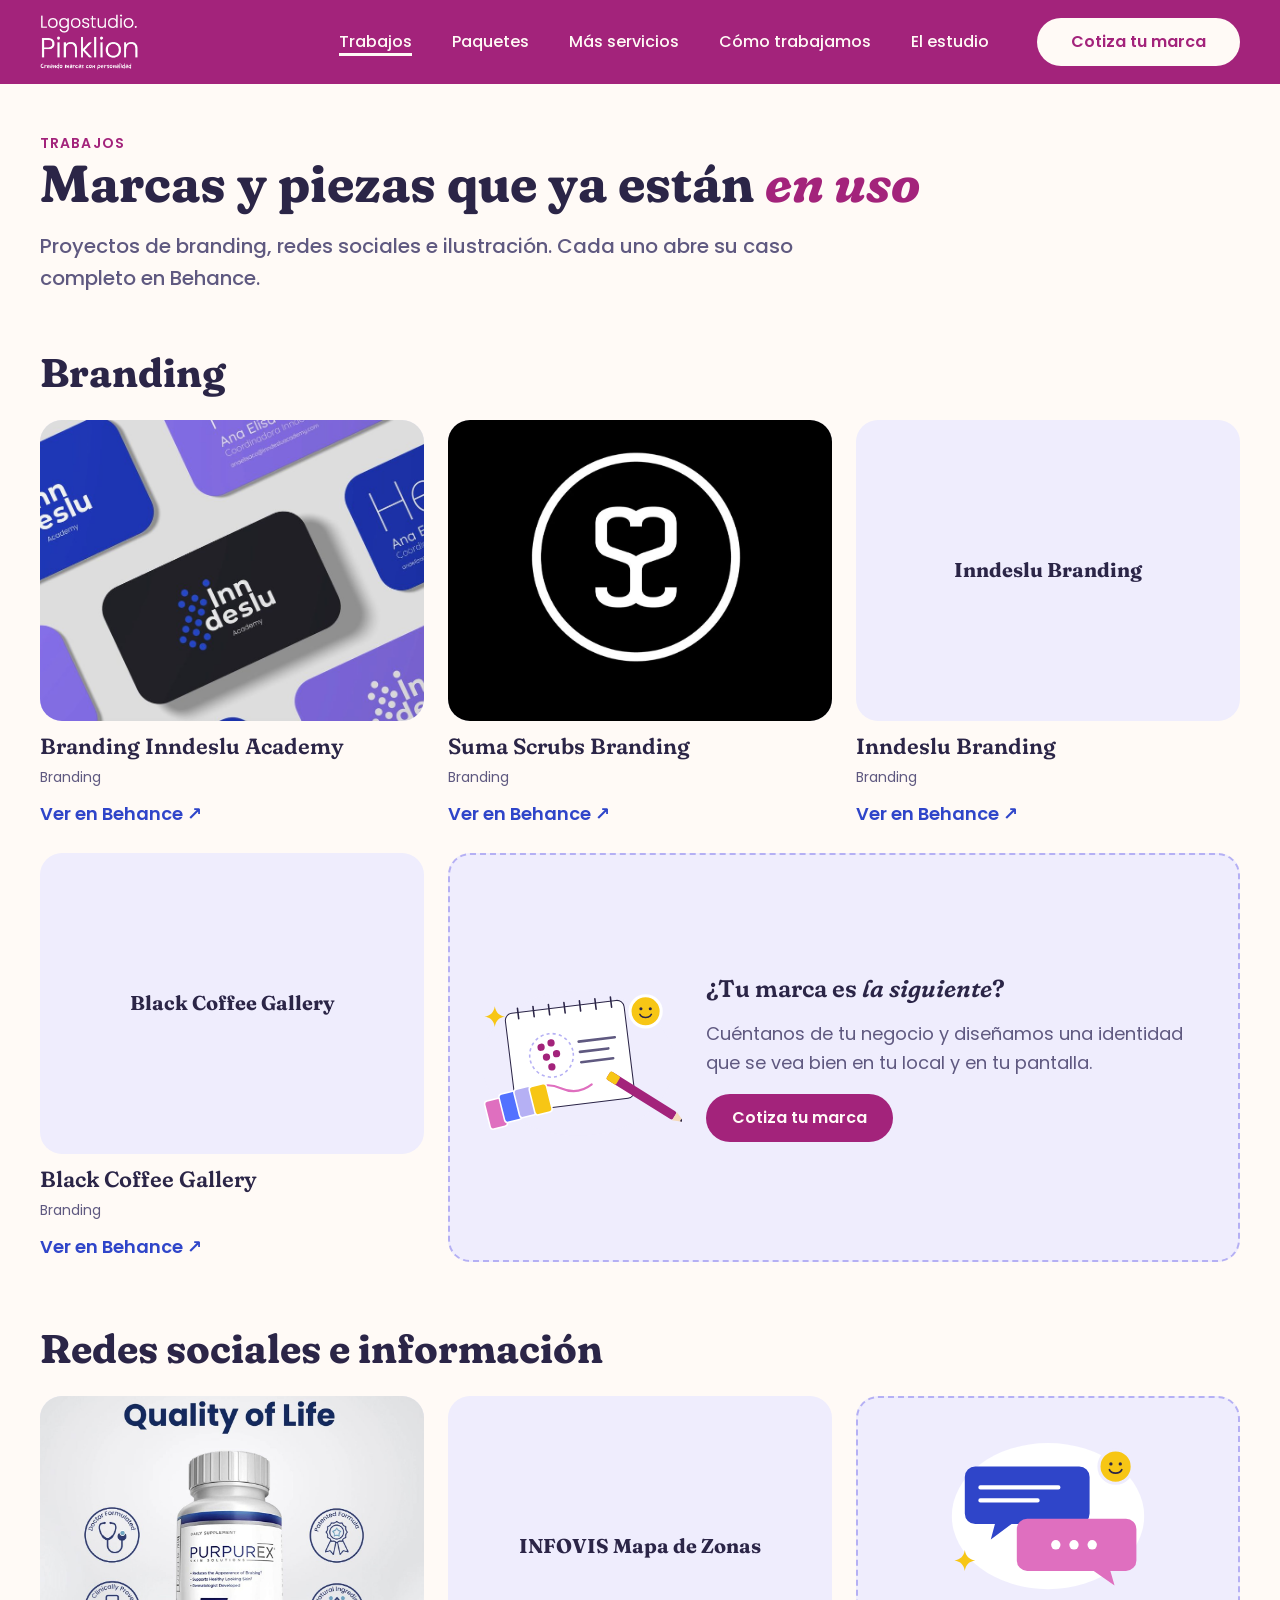
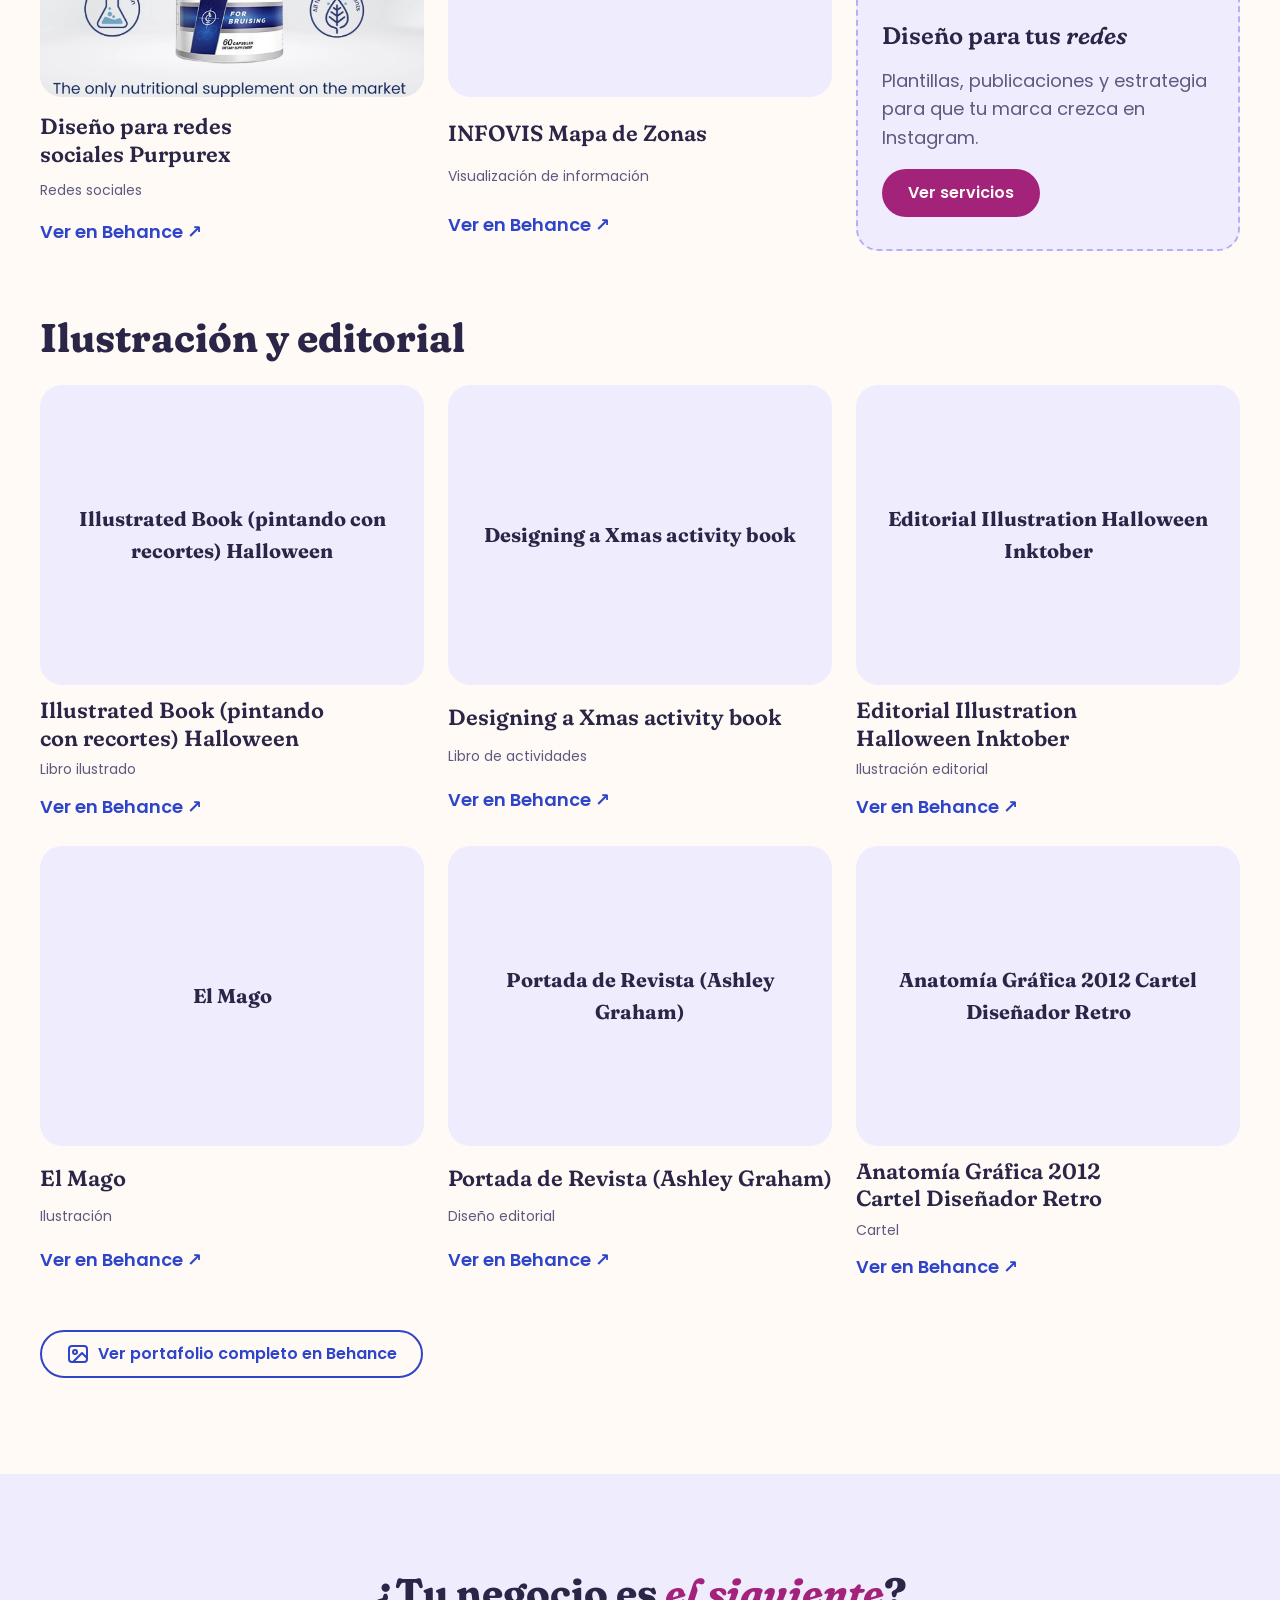
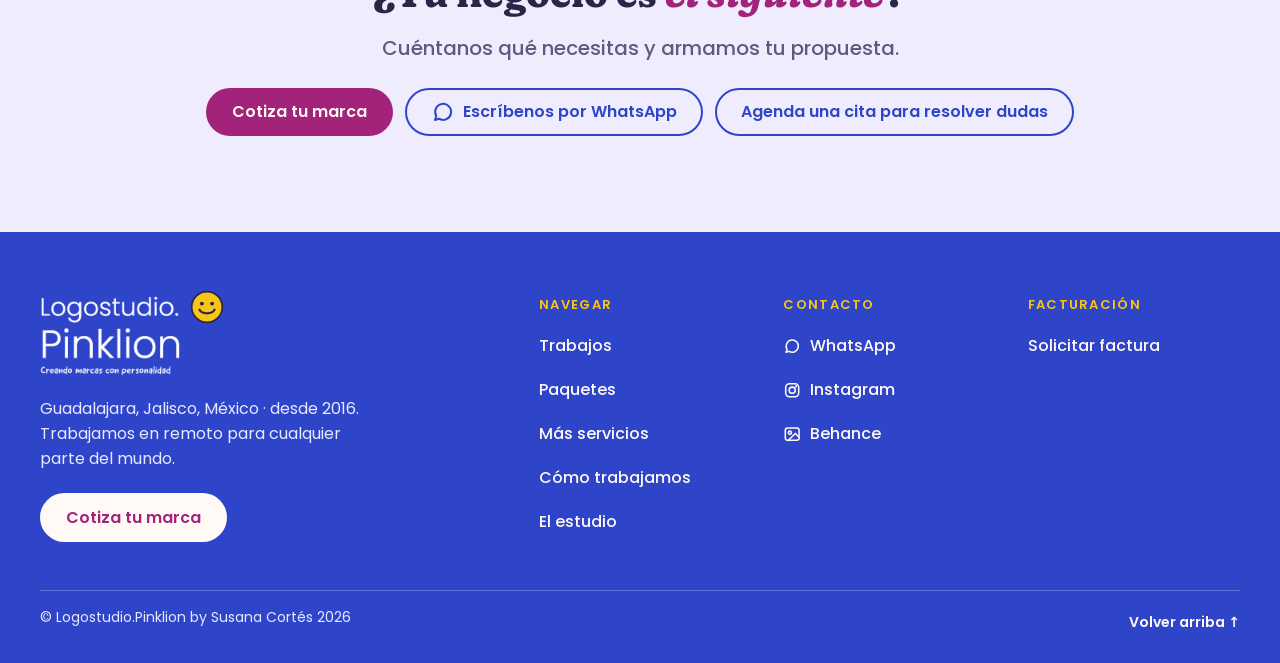
<file: trabajos.html>
<!doctype html>
<html lang="es-MX">
<head>
  <meta charset="utf-8">
  <meta name="viewport" content="width=device-width, initial-scale=1, viewport-fit=cover">
  <title>Trabajos · Logostudio.Pinklion</title>
  <meta name="description" content="Proyectos de Logostudio.Pinklion: branding, redes sociales, ilustración y diseño editorial.">
  <meta name="theme-color" content="#A3237B">
  <meta property="og:title" content="Trabajos · Logostudio.Pinklion">
  <meta property="og:description" content="Proyectos de Logostudio.Pinklion: branding, redes sociales, ilustración y diseño editorial.">
  <meta property="og:type" content="website">
  <meta property="og:locale" content="es_MX">
  <meta property="og:site_name" content="Logostudio.Pinklion">
  <meta property="og:url" content="https://logostudiopinklion.github.io/Home/trabajos.html">
  <meta property="og:image" content="https://logostudiopinklion.github.io/Home/img/vista-previa.jpg">
  <meta property="og:image:type" content="image/jpeg">
  <meta property="og:image:width" content="1200">
  <meta property="og:image:height" content="630">
  <meta property="og:image:alt" content="Logostudio.Pinklion: marcas con personalidad. Branding para cafeterías, restaurantes y emprendedores en Guadalajara, México.">
  <meta name="twitter:card" content="summary_large_image">
  <meta name="twitter:title" content="Trabajos · Logostudio.Pinklion">
  <meta name="twitter:description" content="Proyectos de Logostudio.Pinklion: branding, redes sociales, ilustración y diseño editorial.">
  <meta name="twitter:image" content="https://logostudiopinklion.github.io/Home/img/vista-previa.jpg">
  <link rel="icon" href="img/favicon.svg" type="image/svg+xml">
  <link rel="preconnect" href="https://fonts.googleapis.com">
  <link rel="preconnect" href="https://fonts.gstatic.com" crossorigin>
  <link rel="stylesheet" href="https://fonts.googleapis.com/css2?family=Fraunces:ital,opsz,wght@0,9..144,600..800;1,9..144,600&family=Poppins:wght@400;500;600&display=swap">
  <link rel="stylesheet" href="css/estilos.css?v=20261021b">
</head>
<body>
<svg width="0" height="0" style="position:absolute" aria-hidden="true" focusable="false">
  <symbol id="i-smile" viewBox="0 0 40 40"><circle cx="20" cy="20" r="18" fill="#F7C615" stroke="#2B2547" stroke-width="2"/><circle cx="14" cy="16" r="2.3" fill="#2B2547"/><circle cx="26" cy="16" r="2.3" fill="#2B2547"/><path d="M11 23c3 6 15 6 18 0" fill="none" stroke="#2B2547" stroke-width="2.4" stroke-linecap="round"/></symbol>
  <symbol id="i-spark" viewBox="0 0 40 40"><path d="M20 0c2 12 8 18 20 20-12 2-18 8-20 20-2-12-8-18-20-20C12 18 18 12 20 0z"/></symbol>
  <symbol id="i-wa" viewBox="0 0 24 24"><path d="M4 20l1.3-4A8 8 0 1 1 8 18.7z" fill="none" stroke="currentColor" stroke-width="2" stroke-linejoin="round"/></symbol>
  <symbol id="i-tag" viewBox="0 0 24 24"><path d="M3 12V4h8l10 10-8 8z"/><circle cx="7.5" cy="8.5" r="1.5"/></symbol>
  <symbol id="i-card" viewBox="0 0 24 24"><rect x="3" y="6" width="18" height="12" rx="2"/><path d="M7 10h6M7 14h4"/></symbol>
  <symbol id="i-heart" viewBox="0 0 24 24"><path d="M12 20s-7-4.5-7-10a4 4 0 0 1 7-2.6A4 4 0 0 1 19 10c0 5.5-7 10-7 10z"/></symbol>
  <symbol id="i-book" viewBox="0 0 24 24"><path d="M12 6c-2-1.5-5-2-8-1.5v13c3-.5 6 0 8 1.5 2-1.5 5-2 8-1.5v-13c-3-.5-6 0-8 1.5zM12 6v13"/></symbol>
  <symbol id="i-search" viewBox="0 0 24 24"><circle cx="10.5" cy="10.5" r="6"/><path d="M15 15l5.5 5.5"/></symbol>
  <symbol id="i-web" viewBox="0 0 24 24"><rect x="3" y="4" width="18" height="16" rx="2"/><path d="M3 9h18M6.5 6.5h.01M9 6.5h.01"/></symbol>
  <symbol id="i-phone" viewBox="0 0 24 24"><rect x="6" y="2.5" width="12" height="19" rx="3"/><path d="M11 18.5h2"/></symbol>
  <symbol id="i-print" viewBox="0 0 24 24"><path d="M7 9V3h10v6"/><rect x="3" y="9" width="18" height="8" rx="2"/><path d="M7 14h10v7H7z"/></symbol>
  <symbol id="i-ux" viewBox="0 0 24 24"><circle cx="12" cy="8" r="4"/><path d="M4 21c1.5-4 4.5-6 8-6s6.5 2 8 6"/></symbol>
  <symbol id="i-mail" viewBox="0 0 24 24"><rect x="3" y="5" width="18" height="14" rx="3"/><path d="M4 7l8 6 8-6"/></symbol>
  <symbol id="i-ig" viewBox="0 0 24 24"><rect x="3.5" y="3.5" width="17" height="17" rx="5"/><circle cx="12" cy="12" r="4"/><circle cx="17" cy="7" r=".6"/></symbol>
  <symbol id="i-image" viewBox="0 0 24 24"><rect x="3" y="4" width="18" height="16" rx="3"/><circle cx="9" cy="10" r="2"/><path d="M21 16l-5-5-9 9"/></symbol>
  <symbol id="i-gift" viewBox="0 0 24 24"><rect x="7" y="3" width="10" height="4" rx="1.5"/><path d="M8 7l1 14h6l1-14"/><path d="M8.6 12h6.8"/></symbol>
  <symbol id="i-check" viewBox="0 0 24 24"><path d="M5 12.5l4.5 4.5L19 7.5"/></symbol>
  <symbol id="i-alert" viewBox="0 0 24 24"><path d="M12 3l10 18H2z"/><path d="M12 10v5M12 18h.01"/></symbol>
</svg>
  <a class="skip" href="#contenido">Saltar al contenido</a>

  <header class="site-header">
    <div class="wrap site-header__bar">
      <a class="brand" href="index.html" aria-label="Logostudio.Pinklion, ir al inicio">
        <img class="brand__logo" src="img/logo-pinklion.png" alt="Logostudio.Pinklion · Creando marcas con personalidad" width="700" height="400">
      </a>
      <button class="menu-toggle" type="button" aria-expanded="false" aria-controls="menu"><span>Menú</span></button>
      <nav class="nav" id="menu" aria-label="Principal">
        <ul class="nav__list">
          <li><a class="nav__link" href="trabajos.html" aria-current="page">Trabajos</a></li>
          <li><a class="nav__link" href="paquetes.html">Paquetes</a></li>
          <li><a class="nav__link" href="servicios.html">Más servicios</a></li>
          <li><a class="nav__link" href="como-trabajamos.html">Cómo trabajamos</a></li>
          <li><a class="nav__link" href="estudio.html">El estudio</a></li>
        </ul>
        <a class="btn btn--on-pink nav__cta" href="contacto.html">Cotiza tu marca</a>
        <a class="nav__wa" href="https://wa.me/523335594742" target="_blank" rel="noopener"><svg class="icon" aria-hidden="true" focusable="false"><use href="#i-wa"/></svg>Escríbenos por WhatsApp<span class="visually-hidden"> (se abre en otra pestaña)</span></a>
      </nav>
    </div>
  </header>

  <main id="contenido" tabindex="-1">
    <section class="page-head" aria-labelledby="titulo">
      <div class="wrap">
        <p class="eyebrow">Trabajos</p>
        <h1 id="titulo">Marcas y piezas que ya están <em>en uso</em></h1>
        <p class="lead">Proyectos de branding, redes sociales e ilustración. Cada uno abre su caso completo en Behance.</p>
      </div>
    </section>
    <section class="section" style="padding-top:var(--space-5)" aria-label="Proyectos">
      <div class="wrap">
        <!-- Para cada caso nuevo: duplica plantilla-caso.html, renómbrala (ej. caso-cafe-raiz.html) y agrega su tarjeta en la categoría que corresponda. -->
        <div class="work-cat"><h2 id="branding">Branding</h2>
        <div class="work-grid">
          <a class="work-card" href="https://www.behance.net/gallery/167891565/Branding-Inndeslu-Academy" target="_blank" rel="noopener">
            <div class="work-card__cover work-card__cover--behance"><span class="work-card__fallback">Branding Inndeslu Academy</span><img src="img/trabajos/inndeslu-academy.jpg" alt="Tarjetas de presentación de Inndeslu Academy en azul, lila y negro con el logotipo de puntos" width="808" height="632" loading="lazy" decoding="async"></div>
            <h3>Branding Inndeslu Academy</h3><p class="small">Branding</p><span class="work-card__more">Ver en Behance ↗<span class="visually-hidden"> (se abre en otra pestaña)</span></span>
          </a>
          <a class="work-card" href="https://www.behance.net/gallery/159293481/Suma-Scrubs-Branding" target="_blank" rel="noopener">
            <div class="work-card__cover work-card__cover--behance"><span class="work-card__fallback">Suma Scrubs Branding</span><img src="img/trabajos/suma-scrubs.jpg" alt="Logotipo de Suma Scrubs: monograma blanco dentro de un círculo sobre fondo negro" width="808" height="632" loading="lazy" decoding="async"></div>
            <h3>Suma Scrubs Branding</h3><p class="small">Branding</p><span class="work-card__more">Ver en Behance ↗<span class="visually-hidden"> (se abre en otra pestaña)</span></span>
          </a>
          <a class="work-card" href="https://www.behance.net/gallery/177237345/Inndeslu-Branding" target="_blank" rel="noopener">
            <div class="work-card__cover work-card__cover--behance"><span class="work-card__fallback">Inndeslu Branding</span><img src="https://mir-s3-cdn-cf.behance.net/projects/404/854a6e177237345.Y3JvcCwzMjYwLDI1NTAsNjM3LDA.png" alt="Portada del proyecto Inndeslu Branding" width="808" height="632" loading="lazy" decoding="async"></div>
            <h3>Inndeslu Branding</h3><p class="small">Branding</p><span class="work-card__more">Ver en Behance ↗<span class="visually-hidden"> (se abre en otra pestaña)</span></span>
          </a>
          <a class="work-card" href="https://www.behance.net/gallery/119068239/Black-Coffee-Gallery" target="_blank" rel="noopener">
            <div class="work-card__cover work-card__cover--behance"><span class="work-card__fallback">Black Coffee Gallery</span><img src="https://mir-s3-cdn-cf.behance.net/projects/404/f696f0119068239.Y3JvcCw5MDAsNzAzLDAsOTg.jpeg" alt="Portada del proyecto Black Coffee Gallery" width="808" height="632" loading="lazy" decoding="async"></div>
            <h3>Black Coffee Gallery</h3><p class="small">Branding</p><span class="work-card__more">Ver en Behance ↗<span class="visually-hidden"> (se abre en otra pestaña)</span></span>
          </a>
          <div class="work-cta" style="--s3:2;--s2:2">
            <img src="img/apoyo/bocetos.svg" alt="" width="400" height="320" loading="lazy">
            <div class="stack">
              <h3>¿Tu marca es <em>la siguiente</em>?</h3>
              <p>Cuéntanos de tu negocio y diseñamos una identidad que se vea bien en tu local y en tu pantalla.</p>
              <a class="btn btn--primary" href="contacto.html">Cotiza tu marca</a>
            </div>
          </div>
        </div>
        </div>
        <div class="work-cat"><h2 id="redes">Redes sociales e información</h2>
        <div class="work-grid">
          <a class="work-card" href="https://www.behance.net/gallery/176409645/Diseno-para-redes-sociales-Purpurex" target="_blank" rel="noopener">
            <div class="work-card__cover work-card__cover--behance"><span class="work-card__fallback">Diseño para redes sociales Purpurex</span><img src="img/trabajos/purpurex.jpg" alt="Publicación para redes de Purpurex con el frasco del suplemento y cuatro íconos de beneficios" width="808" height="632" loading="lazy" decoding="async"></div>
            <h3>Diseño para redes sociales Purpurex</h3><p class="small">Redes sociales</p><span class="work-card__more">Ver en Behance ↗<span class="visually-hidden"> (se abre en otra pestaña)</span></span>
          </a>
          <a class="work-card" href="https://www.behance.net/gallery/119140905/INFOVIS-Mapa-de-Zonas" target="_blank" rel="noopener">
            <div class="work-card__cover work-card__cover--behance"><span class="work-card__fallback">INFOVIS Mapa de Zonas</span><img src="https://mir-s3-cdn-cf.behance.net/projects/404/830e6e119140905.Y3JvcCwxMzgwLDEwODAsMCww.png" alt="Portada del proyecto INFOVIS Mapa de Zonas" width="808" height="632" loading="lazy" decoding="async"></div>
            <h3>INFOVIS Mapa de Zonas</h3><p class="small">Visualización de información</p><span class="work-card__more">Ver en Behance ↗<span class="visually-hidden"> (se abre en otra pestaña)</span></span>
          </a>
          <div class="work-cta" style="--s3:1;--s2:2">
            <img src="img/apoyo/platica.svg" alt="" width="400" height="320" loading="lazy">
            <div class="stack">
              <h3>Diseño para tus <em>redes</em></h3>
              <p>Plantillas, publicaciones y estrategia para que tu marca crezca en Instagram.</p>
              <a class="btn btn--primary" href="servicios.html">Ver servicios</a>
            </div>
          </div>
        </div>
        </div>
        <div class="work-cat"><h2 id="ilustracion">Ilustración y editorial</h2>
        <div class="work-grid">
          <a class="work-card" href="https://www.behance.net/gallery/208094515/Illustrated-Book-(pintando-con-recortes)-Halloween" target="_blank" rel="noopener">
            <div class="work-card__cover work-card__cover--behance"><span class="work-card__fallback">Illustrated Book (pintando con recortes) Halloween</span><img src="https://mir-s3-cdn-cf.behance.net/projects/404/b07eef208094515.Y3JvcCwyNTUwLDE5OTQsMCww.png" alt="Portada del proyecto Illustrated Book (pintando con recortes) Halloween" width="808" height="632" loading="lazy" decoding="async"></div>
            <h3>Illustrated Book (pintando con recortes) Halloween</h3><p class="small">Libro ilustrado</p><span class="work-card__more">Ver en Behance ↗<span class="visually-hidden"> (se abre en otra pestaña)</span></span>
          </a>
          <a class="work-card" href="https://www.behance.net/gallery/208093945/Designing-a-Xmas-activity-book" target="_blank" rel="noopener">
            <div class="work-card__cover work-card__cover--behance"><span class="work-card__fallback">Designing a Xmas activity book</span><img src="https://mir-s3-cdn-cf.behance.net/projects/404/6612b7208093945.Y3JvcCwyNzI5LDIxMzUsMjUyMCw2Nw.jpg" alt="Portada del proyecto Designing a Xmas activity book" width="808" height="632" loading="lazy" decoding="async"></div>
            <h3>Designing a Xmas activity book</h3><p class="small">Libro de actividades</p><span class="work-card__more">Ver en Behance ↗<span class="visually-hidden"> (se abre en otra pestaña)</span></span>
          </a>
          <a class="work-card" href="https://www.behance.net/gallery/87175803/Editorial-Illustration-Halloween-Inktober" target="_blank" rel="noopener">
            <div class="work-card__cover work-card__cover--behance"><span class="work-card__fallback">Editorial Illustration Halloween Inktober</span><img src="https://mir-s3-cdn-cf.behance.net/projects/404/72fb6387175803.Y3JvcCw5MTIsNzE0LDE0OSwzNDc.png" alt="Portada del proyecto Editorial Illustration Halloween Inktober" width="808" height="632" loading="lazy" decoding="async"></div>
            <h3>Editorial Illustration Halloween Inktober</h3><p class="small">Ilustración editorial</p><span class="work-card__more">Ver en Behance ↗<span class="visually-hidden"> (se abre en otra pestaña)</span></span>
          </a>
          <a class="work-card" href="https://www.behance.net/gallery/87301389/El-Mago" target="_blank" rel="noopener">
            <div class="work-card__cover work-card__cover--behance"><span class="work-card__fallback">El Mago</span><img src="https://mir-s3-cdn-cf.behance.net/projects/404/0d253a87301389.Y3JvcCw1ODEsNDU0LDE2Niw1NDY.png" alt="Portada del proyecto El Mago" width="808" height="632" loading="lazy" decoding="async"></div>
            <h3>El Mago</h3><p class="small">Ilustración</p><span class="work-card__more">Ver en Behance ↗<span class="visually-hidden"> (se abre en otra pestaña)</span></span>
          </a>
          <a class="work-card" href="https://www.behance.net/gallery/139527317/Portada-de-Revista-(-Ashley-Graham)" target="_blank" rel="noopener">
            <div class="work-card__cover work-card__cover--behance"><span class="work-card__fallback">Portada de Revista (Ashley Graham)</span><img src="https://mir-s3-cdn-cf.behance.net/projects/404/e8b281139527317.Y3JvcCwxODEyLDE0MTcsNDQsMTM.png" alt="Portada del proyecto Portada de Revista (Ashley Graham)" width="808" height="632" loading="lazy" decoding="async"></div>
            <h3>Portada de Revista (Ashley Graham)</h3><p class="small">Diseño editorial</p><span class="work-card__more">Ver en Behance ↗<span class="visually-hidden"> (se abre en otra pestaña)</span></span>
          </a>
          <a class="work-card" href="https://www.behance.net/gallery/130765719/Anatomia-Grafica-2012-Cartel-Disenador-Retro" target="_blank" rel="noopener">
            <div class="work-card__cover work-card__cover--behance"><span class="work-card__fallback">Anatomía Gráfica 2012 Cartel Diseñador Retro</span><img src="https://mir-s3-cdn-cf.behance.net/projects/404/d211a8130765719.Y3JvcCwxMTc5LDkyMiw2MjcsODQx.png" alt="Portada del proyecto Anatomía Gráfica 2012 Cartel Diseñador Retro" width="808" height="632" loading="lazy" decoding="async"></div>
            <h3>Anatomía Gráfica 2012 Cartel Diseñador Retro</h3><p class="small">Cartel</p><span class="work-card__more">Ver en Behance ↗<span class="visually-hidden"> (se abre en otra pestaña)</span></span>
          </a>
        </div>
        </div>
        <div class="btn-row" style="margin-top:var(--space-7)">
          <a class="btn btn--secondary" href="https://www.behance.net/susanacortesdesign" target="_blank" rel="noopener"><svg class="icon" aria-hidden="true" focusable="false"><use href="#i-image"/></svg>Ver portafolio completo en Behance<span class="visually-hidden"> (se abre en otra pestaña)</span></a>
        </div>
      </div>
    </section>
    <section class="section section--lilac cta-band" aria-labelledby="cierre">
      <div class="wrap">
        <div class="section__head section__head--center" style="margin-bottom:0">
          <h2 id="cierre">¿Tu negocio es <em>el siguiente</em>?</h2>
          <p class="lead">Cuéntanos qué necesitas y armamos tu propuesta.</p>
        </div>
        <div class="btn-row">
          <a class="btn btn--primary" href="contacto.html">Cotiza tu marca</a>
          <a class="btn btn--secondary" href="https://wa.me/523335594742" target="_blank" rel="noopener"><svg class="icon" aria-hidden="true" focusable="false"><use href="#i-wa"/></svg>Escríbenos por WhatsApp<span class="visually-hidden"> (se abre en otra pestaña)</span></a>
          <a class="btn btn--secondary" href="contacto.html#agenda-cita">Agenda una cita para resolver dudas</a>
        </div>
      </div>
    </section>
  </main>

  <footer class="site-footer">
    <div class="wrap">
      <div class="footer-grid">
        <div class="footer-brand">
          <a class="brand brand--footer" href="index.html" aria-label="Logostudio.Pinklion, ir al inicio">
            <img class="brand__logo" src="img/logo-pinklion.png" alt="Logostudio.Pinklion · Creando marcas con personalidad" width="700" height="400" loading="lazy">
            <svg class="brand__smile" aria-hidden="true" focusable="false"><use href="#i-smile"/></svg>
          </a>
          <p>Guadalajara, Jalisco, México · desde 2016.<br>Trabajamos en remoto para cualquier parte del mundo.</p>
          <a class="btn btn--on-pink footer-cta" href="contacto.html">Cotiza tu marca</a>
        </div>
        <div>
          <h2>Navegar</h2>
          <ul>
            <li><a href="trabajos.html">Trabajos</a></li>
            <li><a href="paquetes.html">Paquetes</a></li>
            <li><a href="servicios.html">Más servicios</a></li>
            <li><a href="como-trabajamos.html">Cómo trabajamos</a></li>
            <li><a href="estudio.html">El estudio</a></li>
          </ul>
        </div>
        <div>
          <h2>Contacto</h2>
          <ul>
            <li><a href="https://wa.me/523335594742" target="_blank" rel="noopener"><svg class="icon" aria-hidden="true" focusable="false"><use href="#i-wa"/></svg>WhatsApp<span class="visually-hidden"> (se abre en otra pestaña)</span></a></li>
            <li><a href="https://www.instagram.com/logostudio.pinklion/" target="_blank" rel="noopener"><svg class="icon" aria-hidden="true" focusable="false"><use href="#i-ig"/></svg>Instagram<span class="visually-hidden"> (se abre en otra pestaña)</span></a></li>
            <li><a href="https://www.behance.net/susanacortesdesign" target="_blank" rel="noopener"><svg class="icon" aria-hidden="true" focusable="false"><use href="#i-image"/></svg>Behance<span class="visually-hidden"> (se abre en otra pestaña)</span></a></li>
          </ul>
        </div>
        <div>
          <h2>Facturación</h2>
          <ul>
            <li><a href="factura.html">Solicitar factura</a></li>
          </ul>
        </div>
      </div>
      <div class="footer-bottom"><p>© Logostudio.Pinklion by Susana Cortés 2026</p><a href="#contenido" class="footer-top">Volver arriba ↑</a></div>
    </div>
  </footer>

  <a class="wa-float" href="https://wa.me/523335594742" target="_blank" rel="noopener" aria-label="Escríbenos por WhatsApp (se abre en otra pestaña)"><svg class="" aria-hidden="true" focusable="false"><use href="#i-wa"/></svg></a>
  <script src="js/sitio.js?v=20261021b" defer></script>
</body>
</html>
</file>
<file: css/estilos.css>
/* =========================================================
   Logostudio.Pinklion — dirección "Taller de impresión"
   Tokens tomados del documento de dirección de arte.
   ========================================================= */
:root {
  /* Color */
  --color-pink-500: #DF6FBF;   /* fondos e ilustración, nunca texto */
  --color-pink-700: #A3237B;   /* texto, botón principal, encabezado */
  --color-pink-100: #FBE6F3;
  --color-blue-500: #5271FF;   /* fondos, texto solo grande */
  --color-blue-700: #2F45C9;   /* texto y botón secundario */
  --color-blue-100: #E6EAFF;
  --color-lilac-500: #B5B0F4;
  --color-lilac-100: #EFEDFD;
  --color-sun-500: #F7C615;    /* solo relleno, con texto tinta */
  --color-paper: #FFFAF6;
  --color-white: #FFFFFF;
  --color-ink: #2B2547;
  --color-ink-2: #5F5980;
  --color-success: #1F7A4D;
  --color-error: #B3261E;
  --color-warning: #8A5A00;

  /* Tipografía */
  --font-display: "Fraunces", Georgia, "Times New Roman", serif;
  --font-body: "Poppins", system-ui, -apple-system, "Segoe UI", sans-serif;
  --text-sm: 0.875rem;
  --text-base: 1rem;
  --text-lg: 1.125rem;
  --text-h3: clamp(1.375rem, 1.2rem + 0.6vw, 1.625rem);
  --text-h2: clamp(1.75rem, 1.3rem + 1.8vw, 2.5rem);
  --text-h1: clamp(2.125rem, 1.5rem + 2.6vw, 3.25rem);
  --text-display: clamp(2.5rem, 1.6rem + 4vw, 4.5rem);

  /* Espaciado (base 8) */
  --space-1: 0.25rem; --space-2: 0.5rem; --space-3: 0.75rem;
  --space-4: 1rem;    --space-5: 1.5rem; --space-6: 2rem;
  --space-7: 3rem;    --space-8: 4rem;   --space-9: 6rem;
  --content-max: 75rem;

  /* Radios y sombras */
  --radius-sm: 8px; --radius-md: 14px; --radius-lg: 22px; --radius-full: 999px;
  --shadow-card: 0 18px 40px -22px rgb(43 37 71 / 0.45);
  --shadow-sticker: 4px 4px 0 var(--color-ink);
  --focus-ring: 0 0 0 3px var(--color-paper), 0 0 0 6px var(--color-ink), 0 0 0 8px var(--color-sun-500);

  /* Movimiento */
  --ease-out: cubic-bezier(.2, .8, .2, 1);
  --ease-sticker: cubic-bezier(.34, 1.56, .64, 1);
  --duration-fast: 150ms;
  --duration-base: 220ms;
  --duration-slow: 450ms;

  color-scheme: light;
}

/* ---------- Base ---------- */
*, *::before, *::after { box-sizing: border-box; }
html { -webkit-text-size-adjust: 100%; scroll-padding-top: 6rem; }
body {
  margin: 0;
  background: var(--color-paper);
  color: var(--color-ink);
  font-family: var(--font-body);
  font-size: var(--text-base);
  line-height: 1.6;
}
@media (min-width: 1024px) { body { font-size: var(--text-lg); } }
img { max-width: 100%; height: auto; display: block; }
a { color: var(--color-blue-700); text-underline-offset: 0.18em; }
a:hover { text-decoration-thickness: 2px; }
h1, h2, h3 {
  font-family: var(--font-display);
  font-variation-settings: "SOFT" 100;
  line-height: 1.15;
  margin: 0;
  text-wrap: balance;
  color: var(--color-ink);
}
h1 { font-size: var(--text-h1); font-weight: 700; }
h2 { font-size: var(--text-h2); font-weight: 700; }
h3 { font-size: var(--text-h3); font-weight: 600; line-height: 1.25; }
h1 em, h2 em { font-style: italic; color: var(--color-pink-700); }
p { margin: 0; }
.lead { font-size: var(--text-lg); font-weight: 500; color: var(--color-ink-2); max-width: 60ch; }
@media (min-width: 1024px) { .lead { font-size: 1.25rem; } }
.eyebrow {
  font-size: var(--text-sm); font-weight: 600; letter-spacing: .08em;
  text-transform: uppercase; color: var(--color-pink-700);
}
.small { font-size: var(--text-sm); color: var(--color-ink-2); }
.visually-hidden {
  position: absolute !important; width: 1px; height: 1px; padding: 0; margin: -1px;
  overflow: hidden; clip: rect(0 0 0 0); white-space: nowrap; border: 0;
}

/* Foco diseñado, común a todo lo interactivo */
:focus { outline: none; }
:focus-visible {
  outline: 2px solid transparent; /* visible en modo de alto contraste */
  box-shadow: var(--focus-ring);
  border-radius: var(--radius-sm);
}

/* ---------- Contenedor y secciones ---------- */
.wrap {
  width: 100%;
  max-width: calc(var(--content-max) + 2 * var(--space-6));
  margin-inline: auto;
  padding-left: max(var(--space-4), env(safe-area-inset-left, 0px));
  padding-right: max(var(--space-4), env(safe-area-inset-right, 0px));
}
@media (min-width: 600px) {
  .wrap {
    padding-left: max(var(--space-6), env(safe-area-inset-left, 0px));
    padding-right: max(var(--space-6), env(safe-area-inset-right, 0px));
  }
}
.section { padding-block: var(--space-8); }
@media (min-width: 1024px) { .section { padding-block: var(--space-9); } }
.section--lilac { background: var(--color-lilac-100); }
.section--pink { background: var(--color-pink-500); }
.section--blue { background: var(--color-blue-700); color: var(--color-paper); }
.section--blue h2, .section--blue h3 { color: var(--color-paper); }
.section--blue .lead { color: var(--color-blue-100); }
.section__head { display: grid; gap: var(--space-4); margin-bottom: var(--space-7); max-width: 46rem; }
.section__head--center { margin-inline: auto; text-align: center; justify-items: center; }
.stack { display: grid; gap: var(--space-4); }

/* Saltar al contenido */
.skip {
  position: absolute; left: var(--space-4); top: -100px; z-index: 100;
  background: var(--color-ink); color: var(--color-paper);
  padding: var(--space-3) var(--space-4); border-radius: var(--radius-sm);
  font-weight: 600; text-decoration: none;
}
.skip:focus-visible { top: calc(env(safe-area-inset-top, 0px) + var(--space-3)); }

/* ---------- Encabezado ---------- */
body::before {
  content: ""; position: fixed; inset: 0 0 auto;
  height: env(safe-area-inset-top, 0px); z-index: 60;
  background: var(--color-pink-700);
}
.site-header {
  position: sticky; top: env(safe-area-inset-top, 0px); z-index: 50;
  background: var(--color-pink-700); color: var(--color-paper);
}
.site-header__bar {
  display: flex; align-items: center; justify-content: space-between;
  gap: var(--space-4); min-height: 4.5rem;
}
.brand {
  display: inline-flex; flex-direction: column; line-height: 1.05;
  color: var(--color-paper); text-decoration: none; padding: var(--space-1) 0;
}
.brand__top { font-size: .875rem; font-weight: 400; }
.brand__name { font-size: 1.5rem; font-weight: 500; letter-spacing: -.01em; }
.brand__tag { font-size: .6875rem; font-style: italic; opacity: .95; margin-top: 2px; }
.nav { display: flex; align-items: center; gap: var(--space-2); }
.nav__list { display: flex; gap: var(--space-1); list-style: none; margin: 0; padding: 0; }
.nav__link {
  display: inline-flex; align-items: center; min-height: 44px;
  padding: 0 var(--space-3); border-radius: var(--radius-full);
  color: var(--color-paper); text-decoration: none; font-weight: 500; font-size: 1rem;
  transition: background var(--duration-fast) var(--ease-out), color var(--duration-fast) var(--ease-out);
}
.nav__link:hover { background: var(--color-paper); color: var(--color-pink-700); }
.nav__link[aria-current="page"] {
  text-decoration: underline; text-decoration-thickness: 3px; text-underline-offset: .4em;
}
.nav__cta { margin-left: var(--space-3); }
.menu-toggle {
  display: none; min-height: 44px; min-width: 44px;
  padding: 0 var(--space-4); border: 0; border-radius: var(--radius-full);
  background: var(--color-paper); color: var(--color-pink-700);
  font: 600 1rem var(--font-body); cursor: pointer;
}
@media (max-width: 1199px) {
  .menu-toggle { display: inline-flex; align-items: center; gap: var(--space-2); }
  .nav {
    display: none; position: absolute; left: 0; right: 0; top: 100%;
    flex-direction: column; align-items: stretch;
    background: var(--color-pink-700);
    padding: var(--space-2) max(var(--space-4), env(safe-area-inset-right, 0px)) var(--space-5) max(var(--space-4), env(safe-area-inset-left, 0px));
    box-shadow: 0 16px 24px -16px rgb(43 37 71 / .5);
  }
  .nav.is-open { display: flex; }
  .nav__list { flex-direction: column; }
  .nav__link { width: 100%; font-size: 1.125rem; min-height: 48px; }
  .nav__cta { margin: var(--space-3) 0 0; justify-content: center; }
}

/* ---------- Botones ---------- */
.btn {
  display: inline-flex; align-items: center; justify-content: center; gap: var(--space-2);
  min-height: 48px; padding: 0 var(--space-5);
  border-radius: var(--radius-full); border: 2px solid transparent;
  font: 600 1rem/1 var(--font-body); text-decoration: none; cursor: pointer;
  transition: background var(--duration-fast) var(--ease-out), color var(--duration-fast) var(--ease-out),
              box-shadow var(--duration-fast) var(--ease-out), transform var(--duration-fast) var(--ease-out);
}
.btn--primary { background: var(--color-pink-700); color: var(--color-paper); }
.btn--primary:hover { background: var(--color-pink-500); color: var(--color-ink); box-shadow: var(--shadow-sticker); transform: translate(-2px, -2px); }
.btn--primary:active { transform: translate(0, 2px); box-shadow: none; }
.btn--on-pink { background: var(--color-paper); color: var(--color-pink-700); }
.btn--on-pink:hover { background: var(--color-sun-500); color: var(--color-ink); box-shadow: var(--shadow-sticker); transform: translate(-2px, -2px); }
.btn--secondary { border-color: var(--color-blue-700); color: var(--color-blue-700); background: transparent; }
.btn--secondary:hover { background: var(--color-blue-100); }
.btn--secondary:active { background: var(--color-blue-700); color: var(--color-paper); }
.btn--light { border-color: var(--color-paper); color: var(--color-paper); background: transparent; }
.btn--light:hover { background: var(--color-paper); color: var(--color-blue-700); }
.btn[disabled], .btn[aria-disabled="true"] {
  background: var(--color-lilac-100); color: var(--color-ink-2); border-color: transparent;
  box-shadow: none; transform: none; cursor: not-allowed;
}
.btn-row { display: flex; flex-wrap: wrap; gap: var(--space-3); }
@media (max-width: 599px) { .btn-row .btn { flex: 1 1 100%; } }
.link-arrow { font-weight: 600; color: var(--color-blue-700); }

/* WhatsApp flotante (solo móvil) */
.wa-float {
  position: fixed; z-index: 40;
  right: calc(var(--space-4) + env(safe-area-inset-right, 0px));
  bottom: calc(var(--space-4) + env(safe-area-inset-bottom, 0px));
  display: none; align-items: center; gap: var(--space-2);
  min-height: 52px; padding: 0 var(--space-5);
  background: var(--color-ink); color: var(--color-paper);
  border-radius: var(--radius-full); text-decoration: none; font-weight: 600;
  box-shadow: 0 10px 24px -10px rgb(43 37 71 / .6);
}
.wa-float svg { width: 22px; height: 22px; }
@media (max-width: 767px) { .wa-float { display: inline-flex; } body { padding-bottom: 5rem; } }

/* ---------- Íconos ---------- */
.icon { width: 1.5rem; height: 1.5rem; fill: none; stroke: currentColor; stroke-width: 2; stroke-linecap: round; stroke-linejoin: round; flex: none; }
.icon-tile {
  width: 3.25rem; height: 3.25rem; border-radius: var(--radius-md);
  display: grid; place-items: center; background: var(--color-blue-100); color: var(--color-blue-700);
}
.icon-tile--pink { background: var(--color-pink-100); color: var(--color-pink-700); }
.icon-tile--sun { background: #FFF4C7; color: var(--color-warning); }

/* ---------- Recursos de autor ---------- */
/* Marcas de registro y corte: solo encabezado de paquetes y de casos */
.reg-marks { position: relative; }
.reg-marks::before, .reg-marks::after {
  content: ""; position: absolute; width: 22px; height: 22px;
  border-color: var(--color-ink); border-style: solid; opacity: .6; pointer-events: none;
}
.reg-marks::before { top: -12px; left: -12px; border-width: 0 1px 1px 0; }
.reg-marks::after { bottom: -12px; right: -12px; border-width: 1px 0 0 1px; }
@media (max-width: 399px) { .reg-marks::before, .reg-marks::after { display: none; } }

/* Sticker troquelado */
.sticker {
  background: var(--color-sun-500); color: var(--color-ink);
  border: 6px solid var(--color-white); border-radius: var(--radius-full);
  box-shadow: 0 10px 22px -12px rgb(43 37 71 / .55);
}
.pill {
  display: inline-flex; align-items: center; min-height: 2.25rem;
  padding: 0 var(--space-4); border-radius: var(--radius-md);
  background: var(--color-white); color: var(--color-pink-700);
  font-family: var(--font-display); font-weight: 700; font-size: 1.125rem;
  box-shadow: 0 2px 0 rgb(43 37 71 / .08);
}
.chip {
  display: inline-flex; align-items: center; min-height: 1.75rem;
  padding: 0 var(--space-3); border-radius: var(--radius-full);
  background: var(--color-blue-100); color: var(--color-blue-700);
  font-size: var(--text-sm); font-weight: 500;
}
.chips { display: flex; flex-wrap: wrap; gap: var(--space-2); }

/* ---------- Hero (inicio) ---------- */
.hero { padding-block: var(--space-7) var(--space-8); }
.hero__grid { display: grid; gap: var(--space-7); align-items: center; }
@media (min-width: 1024px) { .hero__grid { grid-template-columns: 7fr 5fr; gap: var(--space-6); } }
.hero h1 { font-size: var(--text-display); font-weight: 800; line-height: 1.05; letter-spacing: -.015em; }
.hero__copy { display: grid; gap: var(--space-5); justify-items: start; }

.art { position: relative; width: 100%; max-width: 30rem; aspect-ratio: 1; justify-self: center; }
.art > * { position: absolute; }
.art__blob {
  inset: 6%; background: var(--color-lilac-100);
  border-radius: 42% 58% 55% 45% / 48% 42% 58% 52%;
  background-image: url("data:image/svg+xml,%3Csvg xmlns='http://www.w3.org/2000/svg' width='80' height='80'%3E%3Cpath d='M8 20q8-10 16 0t16 0' fill='none' stroke='%23d6d2f8' stroke-width='3' stroke-linecap='round'/%3E%3Ccircle cx='60' cy='56' r='6' fill='none' stroke='%23d6d2f8' stroke-width='3'/%3E%3C/svg%3E");
}
.art__card {
  left: 2%; top: 16%; width: 56%; aspect-ratio: 1.65;
  background: var(--color-white); border-radius: var(--radius-md);
  transform: rotate(-9deg); box-shadow: 0 14px 30px -12px rgb(43 37 71 / .35);
  display: flex; flex-direction: column; justify-content: flex-end; gap: 7px; padding: 7%;
}
.art__card-logo {
  position: absolute; top: 12%; left: 7%;
  background: var(--color-pink-700); color: var(--color-paper);
  border-radius: 9px; padding: 5px 10px; font-size: .7rem; line-height: 1.1;
}
.art__card-logo b { display: block; font-size: 1.05rem; font-weight: 500; }
.art__card i { display: block; height: 6px; border-radius: 9px; background: var(--color-lilac-500); width: 70%; }
.art__card i + i { width: 45%; background: var(--color-pink-500); }
.art__cup {
  right: 6%; top: 18%; width: 31%; height: 52%;
  display: flex; flex-direction: column; align-items: center;
  filter: drop-shadow(0 14px 16px rgb(43 37 71 / .28));
}
.art__lid { width: 100%; height: 11%; background: var(--color-ink); border-radius: 8px 8px 4px 4px; }
.art__body {
  width: 92%; flex: 1; background: var(--color-pink-500);
  clip-path: polygon(0 0, 100% 0, 86% 100%, 14% 100%);
  display: flex; align-items: center;
}
.art__sleeve { width: 100%; height: 42%; background: var(--color-lilac-500); display: grid; place-items: center; }
.art__sleeve svg { width: 46%; height: auto; }
.art__sticker {
  left: 15%; bottom: 6%; width: 32%; aspect-ratio: 1;
  display: grid; place-items: center; text-align: center;
  font-family: var(--font-display); font-size: .78rem; line-height: 1.15; transform: rotate(12deg);
}
.art__sticker b { display: block; font-size: .95rem; color: var(--color-pink-700); }
.art__tag {
  right: 3%; bottom: 13%;
  background: var(--color-blue-700); color: var(--color-paper);
  border-radius: 12px 40px 40px 12px; padding: 10px 28px 10px 16px;
  font-size: .8rem; font-weight: 600; line-height: 1.25; transform: rotate(-6deg);
  box-shadow: 0 14px 30px -12px rgb(43 37 71 / .35);
}
.art__spark { width: 14%; fill: var(--color-sun-500); }
@media (prefers-reduced-motion: no-preference) {
  .art__card, .art__cup, .art__sticker, .art__tag { animation: pegar var(--duration-slow) var(--ease-sticker) both; }
  .art__cup { animation-delay: 80ms; }
  .art__sticker { animation-delay: 160ms; }
  .art__tag { animation-delay: 240ms; }
  @keyframes pegar { from { opacity: 0; scale: .85; } to { opacity: 1; scale: 1; } }
}

/* ---------- Puntos (diferenciador) ---------- */
.points { display: grid; gap: var(--space-5); list-style: none; padding: 0; margin: 0; }
@media (min-width: 768px) { .points { grid-template-columns: repeat(3, minmax(0, 1fr)); } }
.point { display: grid; gap: var(--space-3); align-content: start; }
.point p { color: var(--color-ink-2); }

/* ---------- Tarjetas de trabajo ---------- */
.work-grid { display: grid; gap: var(--space-5); }
@media (min-width: 600px) { .work-grid { grid-template-columns: repeat(2, minmax(0, 1fr)); } }
@media (min-width: 1024px) { .work-grid { grid-template-columns: repeat(3, minmax(0, 1fr)); } }
.work-card {
  display: grid; gap: var(--space-3); text-decoration: none; color: inherit;
  border-radius: var(--radius-lg);
}
.work-card__cover {
  aspect-ratio: 4 / 5; border-radius: var(--radius-lg); overflow: hidden;
  display: grid; place-items: center; position: relative;
  transition: transform var(--duration-base) var(--ease-out);
}
.work-card__cover img { width: 100%; height: 100%; object-fit: cover; }
.work-card h3 { font-size: 1.375rem; }
.work-card .small { margin-top: -6px; }
.work-card__more { font-weight: 600; color: var(--color-blue-700); }
@media (prefers-reduced-motion: no-preference) and (hover: hover) {
  a.work-card:hover .work-card__cover { transform: translateY(-4px); }
}
/* Portadas ilustradas mientras llegan las fotos */
.cover--labels { background: var(--color-pink-500); }
.cover--books { background: var(--color-sun-500); }
.cover--guide { background: var(--color-blue-500); }
.cover-art { display: grid; gap: 10px; justify-items: center; text-align: center; padding: var(--space-5); }
.cover-label {
  background: var(--color-white); color: var(--color-ink); border-radius: var(--radius-md);
  padding: 12px 18px; font-family: var(--font-display); font-weight: 700; font-size: 1.1rem;
  box-shadow: var(--shadow-sticker);
}
.cover-label:nth-child(2) { transform: rotate(-6deg); background: var(--color-lilac-100); }
.cover-label:nth-child(3) { transform: rotate(4deg); background: var(--color-pink-100); }

/* ---------- Paquetes ---------- */
.packages { display: grid; gap: var(--space-7) var(--space-5); }
@media (min-width: 600px) { .packages { grid-template-columns: repeat(2, minmax(0, 1fr)); } }
@media (min-width: 1024px) { .packages { grid-template-columns: repeat(3, minmax(0, 1fr)); } }
.package { display: flex; flex-direction: column; align-items: center; min-width: 0; }
.package > .pill { position: relative; z-index: 1; margin-bottom: -18px; }
.package__card {
  width: 100%; flex: 1; display: flex; flex-direction: column;
  background: var(--color-white); border-radius: var(--radius-lg);
  box-shadow: var(--shadow-card); overflow: hidden;
  padding: var(--space-6) var(--space-5) 0;
  transition: transform var(--duration-base) var(--ease-out);
}
@media (prefers-reduced-motion: no-preference) and (hover: hover) {
  .package:hover .package__card { transform: translateY(-6px); }
}
.package__card h3 { text-align: center; color: var(--color-pink-700); padding-bottom: var(--space-3); border-bottom: 2px dashed var(--color-lilac-100); }
.package__for { text-align: center; font-size: var(--text-sm); color: var(--color-ink-2); margin-top: var(--space-3); }
.package__list { margin: var(--space-4) 0 0; padding-left: 1.2em; display: grid; gap: 4px; font-size: 1rem; }
.package__list li::marker { color: var(--color-pink-700); }
.package__price { margin-top: auto; padding-top: var(--space-5); text-align: center; }
.package__price strong { display: block; font-size: 2rem; font-weight: 600; color: var(--color-blue-700); font-variant-numeric: tabular-nums; line-height: 1.1; }
.package__price span { font-size: var(--text-sm); color: var(--color-ink-2); }
.package__buy { margin-top: var(--space-4); align-self: stretch; }
.package__pay {
  display: flex; align-items: center; justify-content: center; gap: var(--space-2);
  margin: var(--space-5) calc(-1 * var(--space-5)) 0; padding: var(--space-3) var(--space-4);
  background: var(--color-lilac-100); color: var(--color-ink); font-weight: 600; font-size: var(--text-sm);
}
.package__pay svg { width: 26px; height: 26px; }
.group-title { display: flex; align-items: baseline; gap: var(--space-3); flex-wrap: wrap; margin: var(--space-8) 0 var(--space-6); }
.group-title:first-of-type { margin-top: 0; }

/* Tabla comparativa */
.table-wrap { position: relative; overflow-x: auto; border-radius: var(--radius-lg); background: var(--color-white); box-shadow: var(--shadow-card); }
.table-wrap:focus-visible { box-shadow: var(--focus-ring); }
table.compare { width: 100%; min-width: 760px; border-collapse: collapse; font-size: .95rem; }
.compare caption { text-align: left; padding: var(--space-4) var(--space-5) 0; font-size: var(--text-sm); color: var(--color-ink-2); }
.compare th, .compare td { padding: var(--space-3) var(--space-4); text-align: center; border-bottom: 1px solid var(--color-lilac-100); }
.compare thead th { font-family: var(--font-display); font-weight: 700; color: var(--color-pink-700); font-size: 1rem; }
.compare tbody th { text-align: left; font-weight: 500; }
.compare .yes { color: var(--color-success); font-weight: 600; }
.compare .no { color: var(--color-ink-2); }
.compare tr:last-child th, .compare tr:last-child td { border-bottom: 0; font-weight: 600; color: var(--color-blue-700); font-variant-numeric: tabular-nums; }

/* Preguntas frecuentes */
.faq { display: grid; gap: var(--space-3); max-width: 48rem; }
.faq details { background: var(--color-white); border-radius: var(--radius-md); box-shadow: var(--shadow-card); }
.faq summary {
  list-style: none; cursor: pointer; display: flex; justify-content: space-between; align-items: center; gap: var(--space-4);
  min-height: 56px; padding: var(--space-3) var(--space-5); font-weight: 600; border-radius: var(--radius-md);
}
.faq summary::-webkit-details-marker { display: none; }
.faq summary::after { content: "+"; font: 600 1.5rem/1 var(--font-body); color: var(--color-pink-700); flex: none; }
.faq details[open] summary::after { content: "–"; }
.faq details > div { padding: 0 var(--space-5) var(--space-5); color: var(--color-ink-2); }

/* ---------- Servicios ---------- */
.services { display: grid; gap: var(--space-5); }
@media (min-width: 600px) { .services { grid-template-columns: repeat(2, minmax(0, 1fr)); } }
@media (min-width: 1024px) { .services { grid-template-columns: repeat(3, minmax(0, 1fr)); } }
.service {
  display: flex; flex-direction: column; gap: var(--space-3); min-width: 0;
  background: var(--color-white); border-radius: var(--radius-lg); padding: var(--space-5); box-shadow: var(--shadow-card);
}
.service h3 { font-size: 1.375rem; color: var(--color-pink-700); }
.service p { color: var(--color-ink-2); }
.service .chips { margin-top: auto; padding-top: var(--space-2); }
.service .btn { margin-top: var(--space-3); align-self: flex-start; }

/* ---------- Pasos ---------- */
.steps { list-style: none; margin: 0; padding: 0; display: grid; gap: var(--space-5); counter-reset: paso; }
@media (min-width: 600px) { .steps { grid-template-columns: repeat(2, minmax(0, 1fr)); } }
@media (min-width: 1024px) { .steps { grid-template-columns: repeat(4, minmax(0, 1fr)); } }
.step {
  counter-increment: paso; display: grid; gap: var(--space-2); align-content: start;
  background: var(--color-white); border-radius: var(--radius-lg); padding: var(--space-5); box-shadow: var(--shadow-card);
}
.step::before {
  content: counter(paso); width: 3rem; height: 3rem; border-radius: 50%;
  display: grid; place-items: center; margin-bottom: var(--space-2);
  background: var(--color-sun-500); color: var(--color-ink); border: 2px solid var(--color-ink);
  font: 800 1.25rem/1 var(--font-display);
}
.step h3 { font-size: 1.25rem; }
.step p { color: var(--color-ink-2); }

/* ---------- Bloques varios ---------- */
.split { display: grid; gap: var(--space-7); align-items: start; }
@media (min-width: 1024px) { .split { grid-template-columns: 7fr 5fr; } }
.card-blue {
  position: relative; background: var(--color-blue-700); color: var(--color-paper);
  border-radius: var(--radius-lg); padding: var(--space-6); display: grid; gap: var(--space-4);
  box-shadow: var(--shadow-card);
}
.card-blue dt { font-size: var(--text-sm); font-weight: 600; letter-spacing: .08em; text-transform: uppercase; color: var(--color-sun-500); }
.card-blue dd { margin: 0 0 var(--space-3); }
.card-blue a { color: var(--color-paper); }
.card-blue .badge { position: absolute; top: -24px; right: -8px; width: 64px; height: 64px; }
.quote { font-family: var(--font-display); font-style: italic; font-weight: 600; font-size: 1.5rem; line-height: 1.3; color: var(--color-pink-700); max-width: 30ch; }
.list-check { list-style: none; padding: 0; margin: 0; display: grid; gap: var(--space-3); }
.list-check li { display: flex; gap: var(--space-3); align-items: flex-start; }
.list-check .icon { color: var(--color-success); margin-top: 3px; }
.page-head { padding-block: var(--space-7) var(--space-6); }
.page-head .lead { margin-top: var(--space-4); }
.cta-band { text-align: center; }
.cta-band .btn-row { justify-content: center; margin-top: var(--space-5); }

/* ---------- Formulario ---------- */
.form { display: grid; gap: var(--space-5); background: var(--color-white); padding: var(--space-6) var(--space-5); border-radius: var(--radius-lg); box-shadow: var(--shadow-card); }
.field { display: grid; gap: var(--space-2); }
.field label, .field legend { font-weight: 600; }
.field .hint { font-size: var(--text-sm); color: var(--color-ink-2); }
.field input, .field select, .field textarea {
  width: 100%; min-height: 48px; padding: var(--space-3) var(--space-4);
  font: 400 1rem var(--font-body); color: var(--color-ink);
  background: var(--color-white); border: 2px solid var(--color-ink-2); border-radius: var(--radius-sm);
}
.field textarea { min-height: 7rem; resize: vertical; }
.field input:hover, .field select:hover, .field textarea:hover { border-color: var(--color-ink); }
.field input:focus-visible, .field select:focus-visible, .field textarea:focus-visible { border-color: var(--color-blue-700); }
.field input:disabled, .field select:disabled, .field textarea:disabled { background: var(--color-lilac-100); color: var(--color-ink-2); }
.field [aria-invalid="true"] { border-color: var(--color-error); }
.error { display: none; gap: var(--space-2); align-items: flex-start; color: var(--color-error); font-size: var(--text-sm); font-weight: 600; }
.error.is-visible { display: flex; }
.error .icon { width: 1.1rem; height: 1.1rem; margin-top: 2px; }
.req { color: var(--color-pink-700); }
.form-note { font-size: var(--text-sm); color: var(--color-ink-2); }
.notice {
  display: grid; gap: var(--space-3); padding: var(--space-5); border-radius: var(--radius-lg);
  background: #E6F4EC; color: var(--color-ink); border: 2px solid var(--color-success);
}
.notice h2 { font-size: 1.5rem; }
.contact-grid { display: grid; gap: var(--space-7); align-items: start; }
@media (min-width: 1024px) { .contact-grid { grid-template-columns: 5fr 7fr; } }
.channels { display: grid; gap: var(--space-4); }
.channel {
  display: grid; grid-template-columns: auto 1fr; gap: var(--space-2) var(--space-4); align-items: center;
  background: var(--color-white); border-radius: var(--radius-lg); padding: var(--space-5); box-shadow: var(--shadow-card);
}
.channel .icon-tile { grid-row: span 2; }
.channel__label { font-size: var(--text-sm); font-weight: 600; letter-spacing: .06em; text-transform: uppercase; color: var(--color-pink-700); }
.channel__value { font-weight: 600; overflow-wrap: anywhere; display: flex; flex-wrap: wrap; gap: var(--space-2) var(--space-3); align-items: center; }
.copy-btn {
  min-height: 36px; padding: 0 var(--space-3); border: 2px solid var(--color-blue-700); border-radius: var(--radius-full);
  background: transparent; color: var(--color-blue-700); font: 600 .875rem var(--font-body); cursor: pointer;
}
.copy-btn:hover { background: var(--color-blue-100); }

/* ---------- Textos legales ---------- */
.prose { max-width: 44rem; display: grid; gap: var(--space-4); }
.prose h2 { font-size: 1.5rem; margin-top: var(--space-5); }
.prose ul { margin: 0; padding-left: 1.2em; display: grid; gap: var(--space-2); }

/* ---------- Pie ---------- */
.site-footer { background: var(--color-blue-700); color: var(--color-paper); padding-block: var(--space-8) var(--space-6); }
.site-footer a { color: var(--color-paper); }
.footer-grid { display: grid; gap: var(--space-6); }
@media (min-width: 768px) { .footer-grid { grid-template-columns: 2fr 1fr 1fr 1fr; } }
.footer-grid h2 { font-family: var(--font-body); font-size: var(--text-sm); font-weight: 600; letter-spacing: .08em; text-transform: uppercase; color: var(--color-sun-500); margin-bottom: var(--space-3); }
.footer-grid ul { list-style: none; margin: 0; padding: 0; display: grid; gap: var(--space-1); }
.footer-grid li a { display: inline-flex; align-items: center; min-height: 36px; }
.footer-brand { display: grid; gap: var(--space-3); justify-items: start; }
.footer-brand .badge { width: 56px; height: 56px; }
.footer-bottom { margin-top: var(--space-7); padding-top: var(--space-5); border-top: 1px solid rgb(255 250 246 / .3); font-size: var(--text-sm); }

/* ---------- Movimiento reducido ---------- */
@media (prefers-reduced-motion: reduce) {
  *, *::before, *::after { animation: none !important; transition: none !important; scroll-behavior: auto !important; }
}
.section--blue .list-check .icon { color: var(--color-sun-500); }

/* Empresas con las que hemos colaborado */
.collab-band { padding-block: var(--space-7); border-block: 1px solid var(--color-lilac-100); }
.collab-title { font-family: var(--font-body); font-size: var(--text-sm); font-weight: 600; letter-spacing: .08em; text-transform: uppercase; color: var(--color-ink-2); text-align: center; margin-bottom: var(--space-5); }
.collab { list-style: none; margin: 0; padding: 0; display: flex; flex-wrap: wrap; justify-content: center; align-items: center; gap: var(--space-3) var(--space-6); }
.collab li { font-family: var(--font-display); font-weight: 700; font-size: clamp(1.125rem, 1rem + .6vw, 1.5rem); color: var(--color-ink); display: inline-flex; align-items: center; gap: var(--space-6); }
.collab li + li::before { content: ""; width: 10px; height: 10px; border-radius: 50%; background: var(--color-pink-500); margin-left: calc(-1 * var(--space-6) + var(--space-3)); margin-right: var(--space-3); flex: none; }
@media (max-width: 599px) {
  .collab { flex-direction: column; gap: var(--space-3); }
  .collab li + li::before { display: none; }
}

/* Tarjetas blancas dentro de bandas oscuras: el texto vuelve a tinta */
.package__card, .section--blue .package__card { color: var(--color-ink); }
.section--blue .package__card h3 { color: var(--color-pink-700); }
.section--blue .package__for, .section--blue .package__price span { color: var(--color-ink-2); }

/* Portadas de Behance */
.work-card__cover--behance { aspect-ratio: 202 / 158; background: var(--color-lilac-100); }
.work-card__cover--behance img { position: absolute; inset: 0; }
.work-card__fallback { font-family: var(--font-display); font-weight: 700; font-size: 1.25rem; color: var(--color-ink); text-align: center; padding: var(--space-5); }
.work-cat { display: grid; gap: var(--space-5); margin-top: var(--space-8); }
.work-cat:first-child { margin-top: 0; }
/* Sin separadores para que no queden puntos sueltos al cambiar de línea */
.collab li + li::before { display: none; }
.collab { gap: var(--space-3) var(--space-7); }
.collab li.collab__logo img { height: 4.5rem; width: auto; }
@media (max-width: 599px) { .collab li.collab__logo img { height: 4rem; } }
/* Logos anchos: menos altura para que pesen igual que los cuadrados */
.collab li.collab__logo img[src*="logo-pisa"] { height: 3.5rem; }
.collab li.collab__logo img[src*="logo-vixuz"] { height: 2.5rem; }
@media (max-width: 599px) { .collab { flex-direction: row; gap: var(--space-5) var(--space-6); } }

/* Garantía */
.guarantee {
  display: grid; gap: var(--space-6); align-items: center;
  background: var(--color-white); border-radius: var(--radius-lg); box-shadow: var(--shadow-card);
  padding: var(--space-6) var(--space-5);
}
@media (min-width: 768px) { .guarantee { grid-template-columns: auto 1fr; padding: var(--space-7); } }
.guarantee__seal {
  width: 9rem; height: 9rem; display: grid; place-items: center; text-align: center; justify-self: center;
  font-family: var(--font-display); font-size: 1rem; line-height: 1.15; transform: rotate(-8deg);
}
.guarantee__seal b { display: block; font-size: 1.15rem; color: var(--color-pink-700); }
.guarantee__list { list-style: none; margin: 0; padding: 0; display: grid; gap: var(--space-3); }
.guarantee__list li { display: flex; gap: var(--space-3); align-items: flex-start; }
.guarantee__list .icon { color: var(--color-success); margin-top: 3px; }

/* Pago */
.checkout-summary { display: grid; gap: var(--space-4); background: var(--color-white); border-radius: var(--radius-lg); box-shadow: var(--shadow-card); padding: var(--space-6) var(--space-5); }
.checkout-lines { margin: 0; display: grid; gap: var(--space-2); }
.checkout-lines div { display: flex; justify-content: space-between; gap: var(--space-4); padding-block: var(--space-2); border-bottom: 1px dashed var(--color-lilac-100); font-variant-numeric: tabular-nums; }
.checkout-lines dd { margin: 0; font-weight: 600; }
.checkout-now dt, .checkout-now dd { color: var(--color-blue-700); font-size: 1.25rem; font-weight: 700; }
.pay-buttons { display: grid; gap: var(--space-3); }
.pay-btn { width: 100%; }
.checkout-pay .btn--secondary { width: 100%; }

/* Lo oculto siempre queda oculto, aunque sea un botón */
[hidden] { display: none !important; }

/* Agenda */
.agenda-row { display: grid; gap: var(--space-5); }
@media (min-width: 600px) { .agenda-row { grid-template-columns: 1fr 1fr; } }

/* Plan de pago y descuento */
.package__deal { text-align: center; font-size: var(--text-sm); color: var(--color-success); font-weight: 500; margin-top: var(--space-2); }
.package__deal strong { font-weight: 700; }
.plan { border: 0; margin: 0; padding: 0; display: grid; gap: var(--space-3); }
.plan legend { font-weight: 600; margin-bottom: var(--space-3); padding: 0; }
.plan__opt {
  display: flex; gap: var(--space-3); align-items: flex-start; cursor: pointer;
  border: 2px solid var(--color-lilac-500); border-radius: var(--radius-md); padding: var(--space-3) var(--space-4);
}
.plan__opt:has(input:checked) { border-color: var(--color-blue-700); background: var(--color-blue-100); }
.plan__opt input { width: 1.25rem; height: 1.25rem; margin-top: 3px; accent-color: var(--color-blue-700); flex: none; }
.plan__opt > span { display: grid; gap: 2px; }
.checkout-save dt, .checkout-save dd { color: var(--color-success); }

/* Imágenes de apoyo para equilibrar columnas */
.support-art { margin: var(--space-4) 0 0; width: 100%; max-width: 22rem; justify-self: center; }
.support-art img { width: 100%; height: auto; }
.support-photo { margin: var(--space-2) 0 0; display: grid; gap: var(--space-2); }
.support-photo img { width: 100%; height: auto; border-radius: var(--radius-lg); box-shadow: var(--shadow-card); }
.support-photo figcaption { font-size: var(--text-sm); color: var(--color-ink-2); }
@media (max-width: 1023px) { .support-art, .support-photo { display: none; } }

/* Tarjeta para completar filas en Trabajos */
.work-cta {
  grid-column: span 1;
  display: grid; gap: var(--space-5); align-items: center; align-content: center;
  background: var(--color-lilac-100); border: 2px dashed var(--color-lilac-500);
  border-radius: var(--radius-lg); padding: var(--space-6) var(--space-5);
}
.work-cta img { width: 100%; max-width: 13rem; height: auto; justify-self: center; }
.work-cta h3 { font-size: 1.5rem; }
.work-cta p { color: var(--color-ink-2); }
.work-cta .btn { justify-self: start; }
@media (min-width: 600px) { .work-cta { grid-template-columns: minmax(0, 13rem) 1fr; } }
@media (min-width: 600px) and (max-width: 1023px) { .work-cta { grid-column: span var(--s2, 2); } }
@media (min-width: 1024px) { .work-cta { grid-column: span var(--s3, 3); } .work-cta[style*="--s3:1"] { grid-template-columns: 1fr; } }

/* Retrato en El estudio */
.portrait { position: relative; width: 13rem; max-width: 100%; margin-bottom: var(--space-3); }
.portrait img { width: 100%; height: auto; border-radius: 50%; filter: drop-shadow(0 14px 22px rgb(43 37 71 / .25)); }
.portrait__tag {
  position: absolute; right: -6px; bottom: 10px; width: 4.5rem; height: 4.5rem;
  display: grid; place-items: center; transform: rotate(10deg);
  font-family: var(--font-display); font-weight: 700; font-size: 1rem; color: var(--color-ink);
}
@media (min-width: 1024px) { .portrait { width: 15rem; } }
.section--blue h2 em, .section--blue h3 em { color: var(--color-sun-500); }


/* ===== Menú con más aire ===== */
.site-header__bar { min-height: 5.25rem; gap: var(--space-6); }
.brand { line-height: 1.12; gap: 1px; }
.brand__name { font-size: 1.6rem; }
.brand__tag { margin-top: 4px; letter-spacing: .01em; }
.nav__wa { display: none; }
@media (min-width: 1200px) {
  .nav__list { gap: var(--space-2); }
  .nav__link { padding: 0 var(--space-4); font-size: 1rem; }
  .nav__cta { margin-left: var(--space-5); padding: 0 var(--space-6); }
}
@media (max-width: 1199px) {
  .nav { padding-top: 0; gap: 0; box-shadow: 0 0 0 100vmax rgb(43 37 71 / .45); clip-path: inset(0 -100vmax -100vmax -100vmax); max-height: calc(100vh - 5.25rem); overflow-y: auto; }
  .nav__list { gap: 0; }
  .nav__list li + li { border-top: 1px solid rgb(255 250 246 / .22); }
  .nav__link { min-height: 56px; padding: 0 var(--space-2); border-radius: var(--radius-sm); font-size: 1.125rem; }
  .nav__link[aria-current="page"] { text-decoration: none; color: var(--color-sun-500); }
  .nav__link[aria-current="page"]::before { content: ""; width: 8px; height: 8px; border-radius: 50%; background: var(--color-sun-500); margin-right: var(--space-3); }
  .nav__cta { margin: var(--space-5) 0 0; min-height: 52px; }
  .nav__wa { display: flex; align-items: center; justify-content: center; gap: var(--space-2); min-height: 48px; margin-top: var(--space-2); color: var(--color-paper); font-weight: 600; text-decoration: none; }
  .nav__wa:hover { text-decoration: underline; }
  body.menu-open .wa-float { display: none; }
}

/* Logo en el pie de página: la caja rosa del catálogo con la carita como sticker */
.brand--footer {
  position: relative; background: var(--color-pink-700); color: var(--color-paper);
  border-radius: var(--radius-md); padding: var(--space-3) var(--space-5) var(--space-3) var(--space-4);
  box-shadow: 0 12px 26px -14px rgb(0 0 0 / .5);
}
.brand--footer .brand__name { font-size: 1.9rem; }
.brand__smile { position: absolute; top: -18px; right: -18px; width: 44px; height: 44px; }
.card-blue h2, .card-blue h3 { color: var(--color-paper); }

/* Logo en imagen (encabezado y pie) */
.brand__logo { display: block; height: 3.5rem; width: auto; }
@media (max-width: 599px) { .brand__logo { height: 3rem; } }
.brand--footer .brand__logo { height: 5rem; }
.brand { padding-block: var(--space-2); }

/* Contraste: sobre amarillo el texto va en tinta (8.9:1); el rosa daba 4.2:1 */
.art__sticker b, .guarantee__seal b, .sticker b { color: var(--color-ink); }
.package__price strong.package__quote { font-size: 1.5rem; }


/* Menú compacto: panel a la derecha en tablet y laptop, sin tapar toda la página */
@media (max-width: 1199px) {
  .site-header__bar { position: relative; }
  .nav { box-shadow: 0 0 0 100vmax rgb(43 37 71 / .3); max-height: calc(100dvh - 6rem); }
}
@media (min-width: 600px) and (max-width: 1199px) {
  .nav {
    left: auto; right: max(var(--space-6), env(safe-area-inset-right, 0px)); top: calc(100% - var(--space-2));
    width: 21rem; border-radius: var(--radius-lg);
    padding: var(--space-3) var(--space-5) var(--space-5);
    clip-path: none;
    box-shadow: 0 24px 48px -16px rgb(43 37 71 / .55);
  }
  .nav__link { font-size: 1rem; min-height: 48px; }
}
@media (max-width: 599px) {
  .nav__link { font-size: 1.0625rem; min-height: 50px; }
  .nav__cta { margin-top: var(--space-4); }
}

/* Logo del pie sin caja: blanco directo sobre el azul */
.brand--footer { background: none; box-shadow: none; padding: 0 var(--space-6) 0 0; border-radius: 0; }
.brand--footer .brand__smile { top: -14px; right: 0; width: 36px; height: 36px; }
.brand--footer { padding-right: 2.75rem; }
.brand--footer .brand__smile { top: -6px; right: 0; width: 34px; height: 34px; }


/* Lista de paquete desplegable (solo se pliega en celular) */
.package__details { margin-top: var(--space-4); }
.package__details > summary {
  list-style: none; cursor: pointer; display: none; justify-content: space-between; align-items: center;
  min-height: 48px; padding: 0 var(--space-4); border-radius: var(--radius-md);
  background: var(--color-lilac-100); color: var(--color-blue-700); font-weight: 600;
}
.package__details > summary::-webkit-details-marker { display: none; }
.package__details > summary::after { content: "+"; font: 600 1.4rem/1 var(--font-body); }
.package__details[open] > summary::after { content: "–"; }
.package__details .package__list { margin-top: var(--space-3); }
@media (max-width: 599px) { .package__details > summary { display: flex; } }
@media (min-width: 600px) { .package__details > .package__list { margin-top: 0; } }
.package__from { display: block; font-size: var(--text-sm); color: var(--color-ink-2); font-weight: 600; text-transform: uppercase; letter-spacing: .06em; }

/* WhatsApp flotante: solo el ícono, en círculo */
.wa-float { width: 56px; height: 56px; min-height: 0; padding: 0; justify-content: center; border-radius: 50%; }
.wa-float svg { width: 26px; height: 26px; }
.compare-details > summary { margin-bottom: var(--space-3); }

/* Servicio destacado a todo lo ancho (artículos promocionales) */
.service--wide { grid-column: 1 / -1; border: 2px solid var(--color-pink-100); }
.service__cta { display: grid; gap: var(--space-3); justify-items: start; }
.service--wide .btn { margin-top: 0; }
@media (min-width: 768px) {
  .service--wide { display: grid; grid-template-columns: auto minmax(0, 1fr) auto; gap: var(--space-6); align-items: center; padding: var(--space-6); }
  .service__cta { justify-items: center; }
}

/* ===== Pie de página: jerarquía tipográfica más ligera que el contenido =====
   Texto y enlaces 16 px (mínimo de cuerpo), títulos 13-14 px en mayúsculas,
   notas legales 14 px. Antes los enlaces medían 18 px, igual que el contenido. */
.site-footer { font-size: 1rem; line-height: 1.55; padding-block: var(--space-8) var(--space-5); }
.footer-grid { gap: var(--space-7) var(--space-6); }
.footer-grid h2 { font-size: .8125rem; line-height: 1.4; letter-spacing: .1em; margin-bottom: var(--space-3); }
.footer-grid li a {
  display: inline-flex; align-items: center; gap: var(--space-2); min-height: 40px;
  font-weight: 500; text-decoration: none; color: var(--color-paper);
}
.footer-grid li a:hover { color: var(--color-sun-500); text-decoration: underline; text-underline-offset: .25em; }
.footer-grid li a .icon { width: 1.15rem; height: 1.15rem; }
.footer-brand { gap: var(--space-4); }
.footer-brand p { max-width: 34ch; color: var(--color-blue-100); }
.footer-cta { min-height: 44px; }
.footer-bottom {
  margin-top: var(--space-7); padding-top: var(--space-4); border-top: 1px solid rgb(255 250 246 / .25);
  display: flex; flex-wrap: wrap; justify-content: space-between; gap: var(--space-3); font-size: var(--text-sm); color: var(--color-blue-100);
}
.footer-top { color: var(--color-paper); font-weight: 600; text-decoration: none; display: inline-flex; align-items: center; min-height: 32px; }
.footer-top:hover { color: var(--color-sun-500); }
@media (min-width: 1024px) { .footer-grid { grid-template-columns: 2.2fr 1fr 1fr 1fr; } }
@media (max-width: 767px) {
  .footer-grid { grid-template-columns: 1fr 1fr; }
  .footer-brand { grid-column: 1 / -1; }
  .footer-grid > div:last-child { grid-column: 1 / -1; }
}
.site-footer .footer-cta { color: var(--color-pink-700); justify-self: start; }
.site-footer .footer-cta:hover { color: var(--color-ink); }
@media (max-width: 767px) {
  .footer-grid { row-gap: var(--space-5); }
  .footer-grid > div:nth-child(2) { grid-row: span 2; }
  .footer-grid > div:last-child { grid-column: 2; }
}
.site-footer a.footer-cta, .site-footer a.footer-cta:visited { color: var(--color-pink-700); background: var(--color-paper); }
.site-footer a.footer-cta:hover, .site-footer a.footer-cta:focus-visible { color: var(--color-ink); background: var(--color-sun-500); }
/* Las marcas de registro no deben empujar la página hacia los lados */
.page-head { overflow-x: clip; }
/* Opciones de pago con área táctil de 24 px */
.plan__opt input { width: 1.5rem; height: 1.5rem; }
</file>
